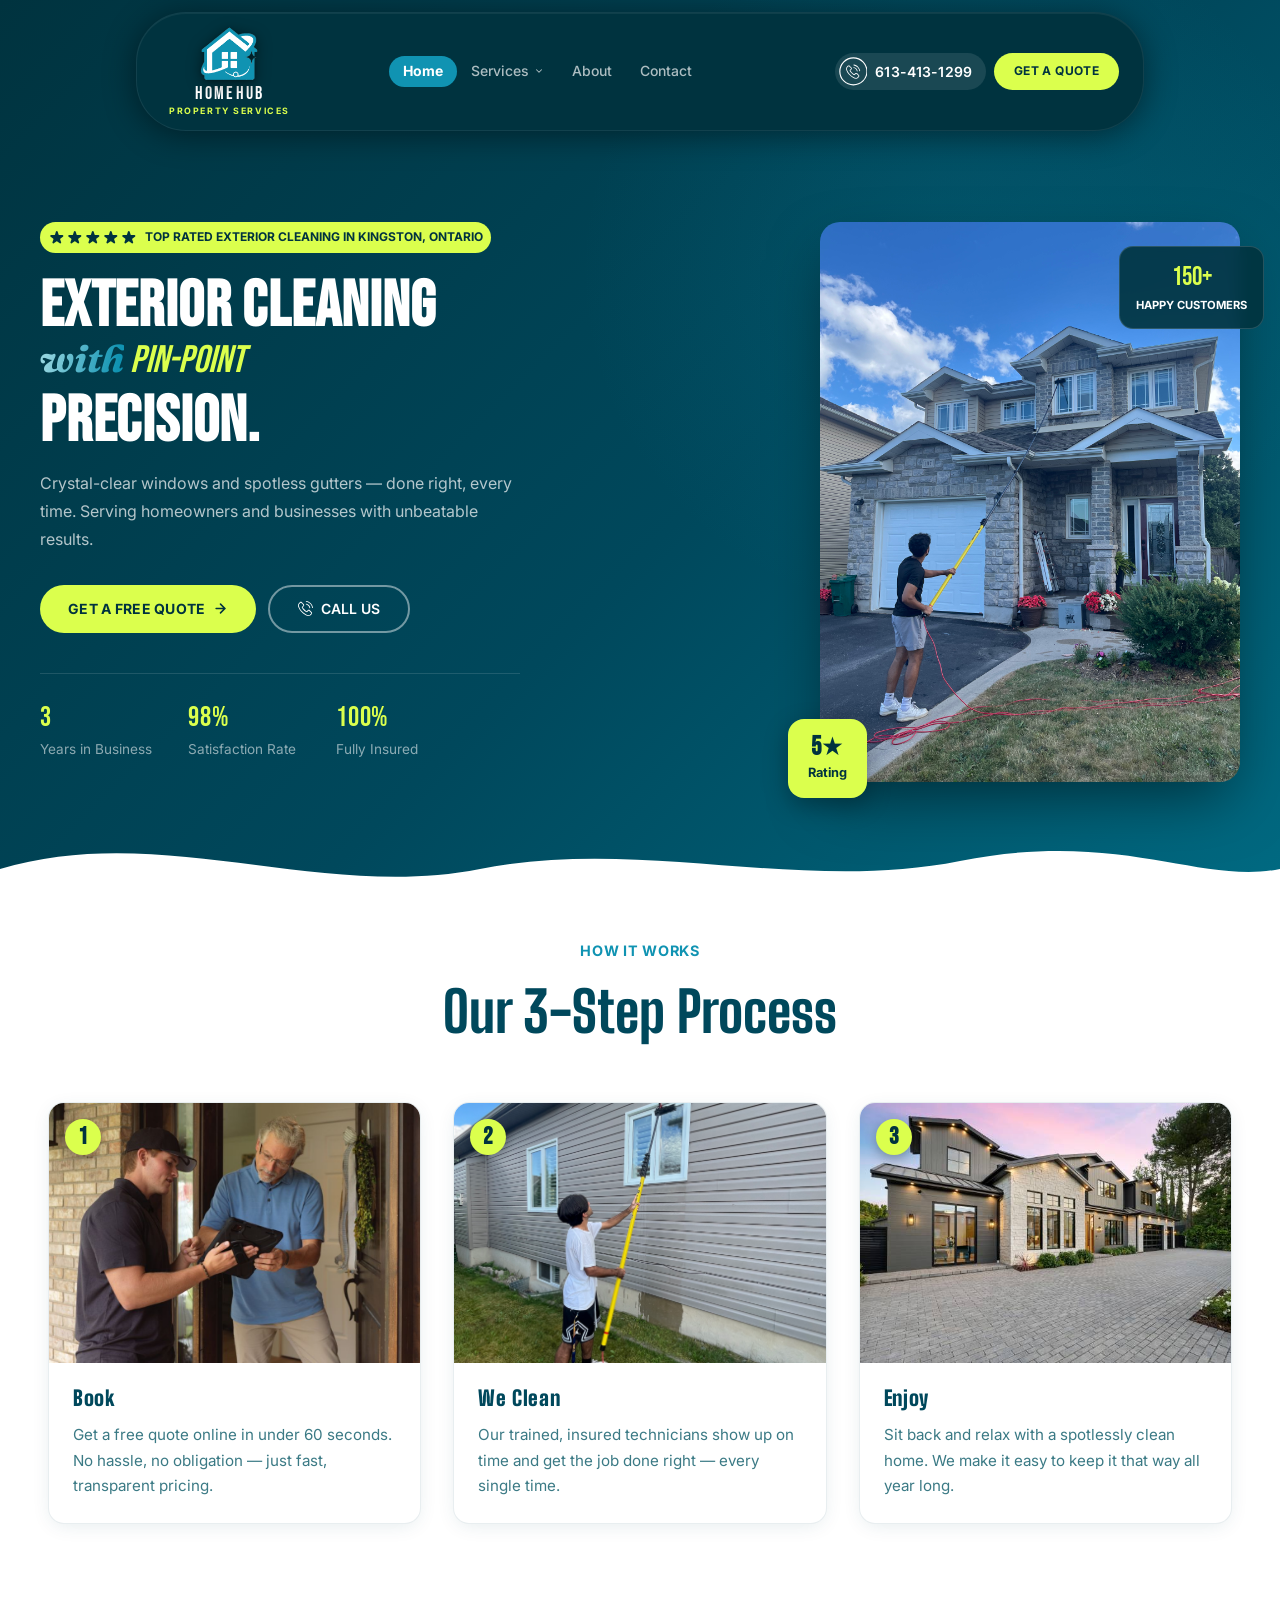
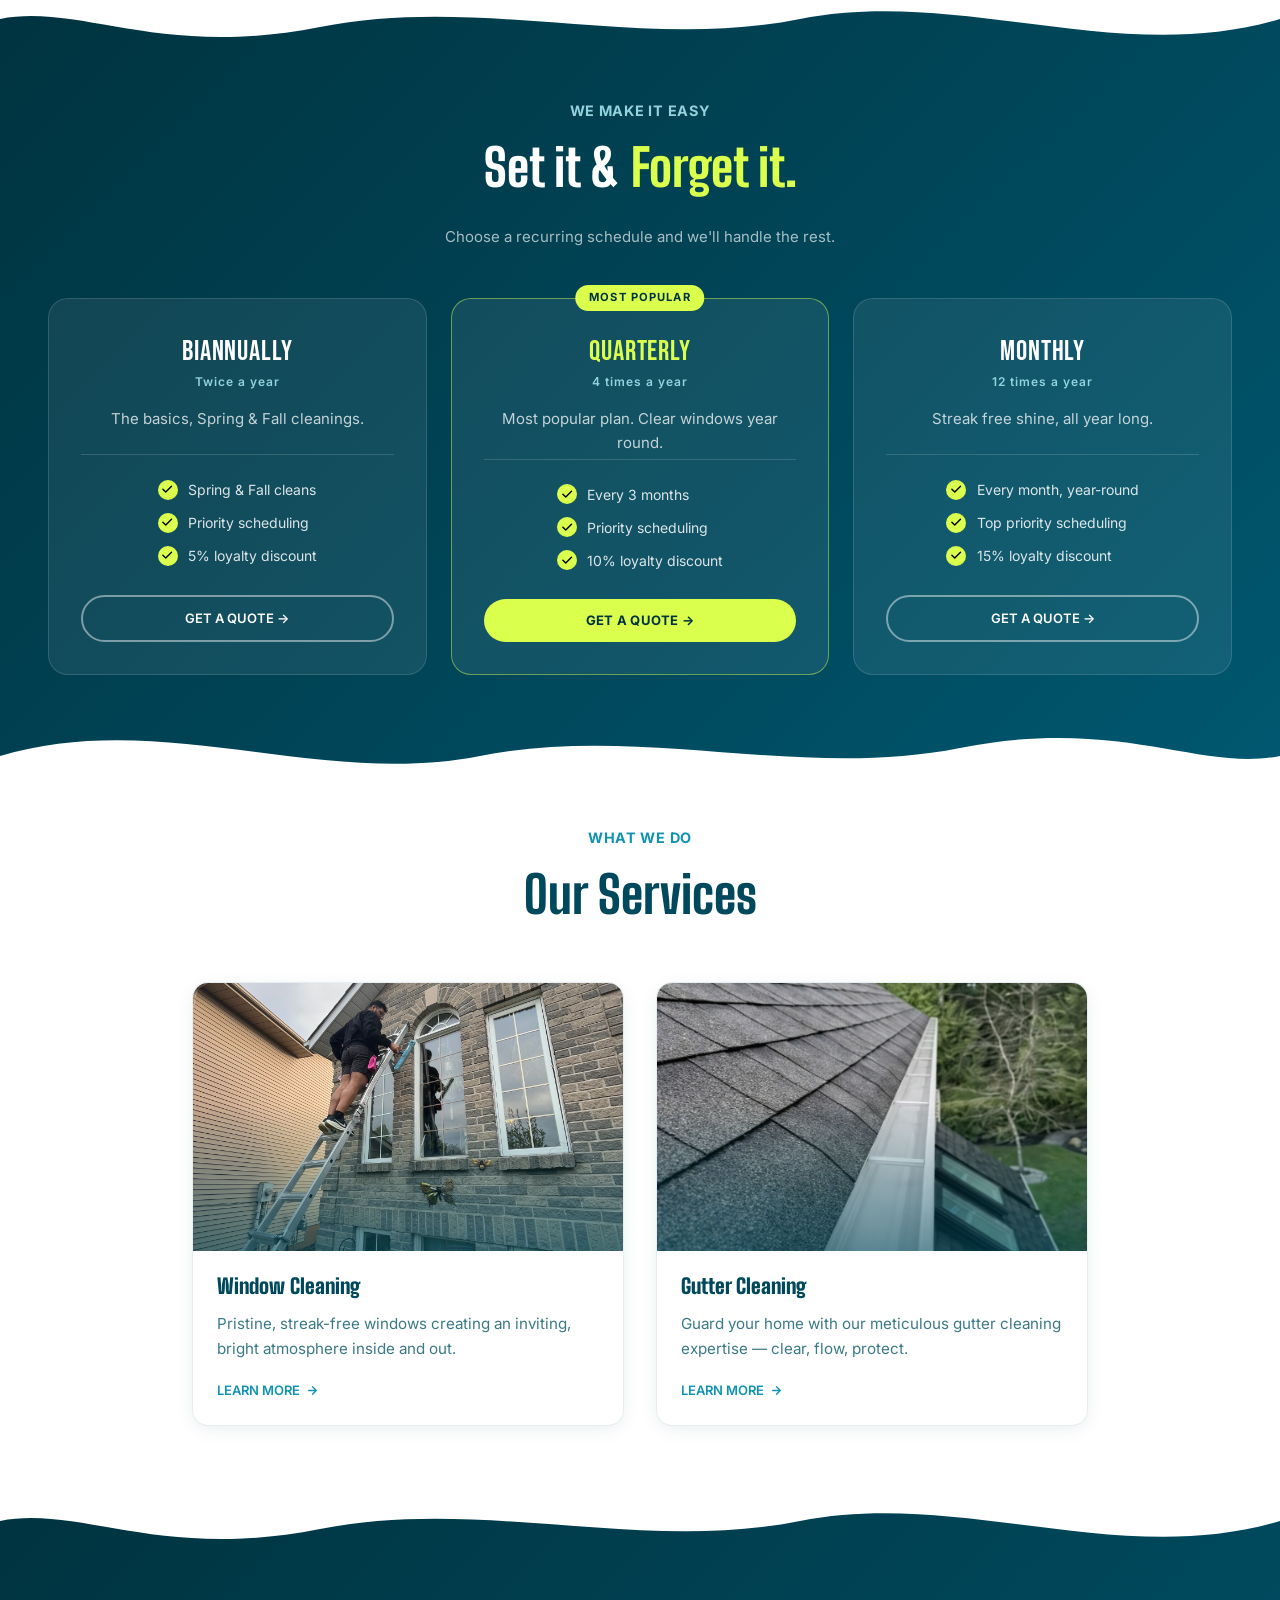
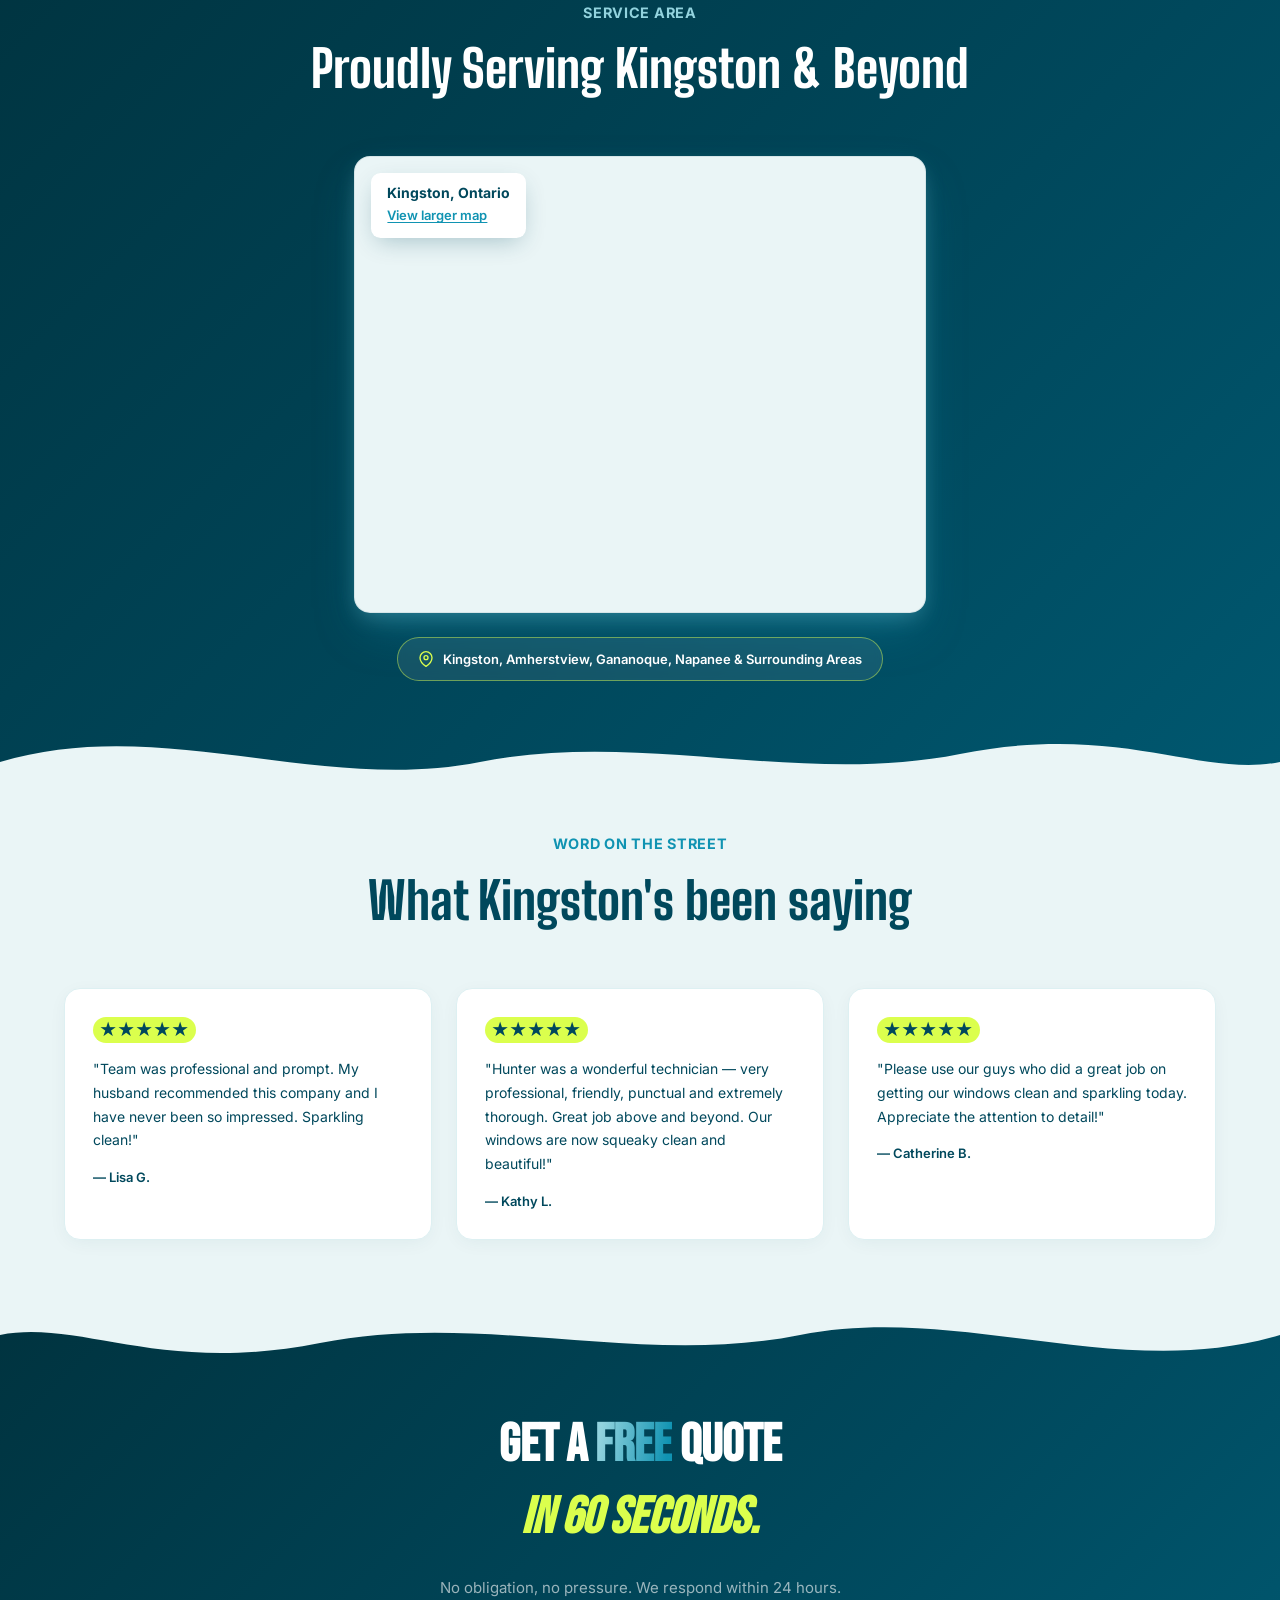
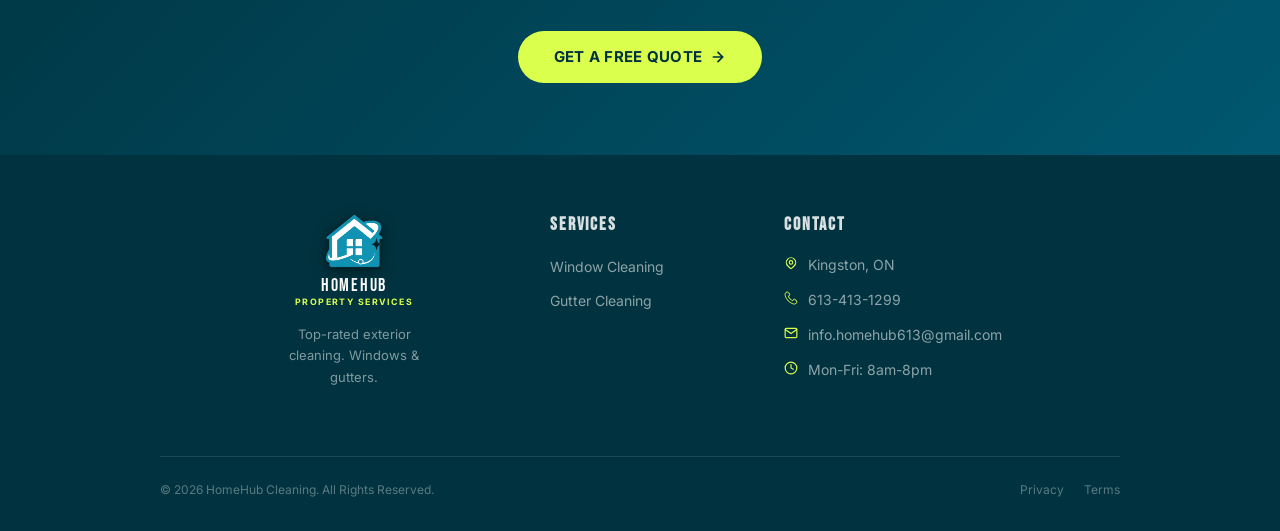
<file: index.html>
<!doctype html>
<html lang="en">
  <head>
    <meta charset="UTF-8" />
    <meta name="viewport" content="width=device-width, initial-scale=1.0" />
    <title>HomeHub Cleaning — Exterior Cleaning with Ice-Cold Precision</title>
    <link rel="stylesheet" href="/styles.css" />
    <link
      href="https://fonts.googleapis.com/css2?family=Bebas+Neue&family=Big+Shoulders+Display:wght@700;800;900&family=Fraunces:ital,wght@1,600;1,700&family=Inter:wght@300;400;500;600;700&display=swap"
      rel="stylesheet"
    />
  </head>
  <body>
    <!-- NAVBAR -->
    <header class="navbar">
      <nav class="navbar-pill">
        <a href="/" class="navbar-logo">
          <div class="navbar-logo-icon">
            <img src="/assets/images/logo_icon.png" alt="HomeHub" />
          </div>
          <div>
            <div class="navbar-logo-name">HOMEHUB</div>
            <div class="navbar-logo-sub">Property Services</div>
          </div>
        </a>
        <div class="navbar-links">
          <a href="/" class="nav-pill-active">Home</a>
          <div class="nav-item-dropdown">
            <a class="nav-pill nav-dropdown-trigger" role="button" tabindex="0" aria-haspopup="true">
              Services
              <svg class="nav-dropdown-caret" width="10" height="10" viewBox="0 0 24 24" fill="none" stroke="currentColor" stroke-width="2.5" stroke-linecap="round" stroke-linejoin="round">
                <path d="M6 9l6 6 6-6" />
              </svg>
            </a>
            <div class="nav-dropdown-menu">
              <div class="nav-dropdown-menu-inner">
                <a href="/services/window-cleaning.html" class="nav-dropdown-link">Window Cleaning</a>
                <a href="/services/gutter-cleaning.html" class="nav-dropdown-link">Gutter Cleaning</a>
              </div>
            </div>
          </div>
          <a href="/about.html" class="nav-pill">About</a>
          <a href="/contact.html" class="nav-pill">Contact</a>
        </div>
        <div class="navbar-right">
          <a href="tel:+16134131299" class="phone-btn">
            <span class="phone-btn-icon">
              <svg width="28.8" height="28.8" viewBox="0 0 50 51" fill="none" xmlns="http://www.w3.org/2000/svg"><circle cx="25" cy="25.481" r="24" stroke="currentColor" stroke-width="2"/><path d="M31.7579 28.9678C31.2461 28.4349 30.6287 28.15 29.9745 28.15C29.3255 28.15 28.7028 28.4296 28.1699 28.9625L26.5026 30.6246C26.3654 30.5507 26.2282 30.4821 26.0963 30.4135C25.9063 30.3186 25.7269 30.2289 25.5739 30.1339C24.0121 29.1419 22.5927 27.8492 21.2314 26.1766C20.5719 25.3429 20.1287 24.6411 19.8068 23.9288C20.2395 23.5331 20.6405 23.1215 21.0309 22.7258C21.1787 22.5781 21.3264 22.425 21.4741 22.2773C22.5822 21.1693 22.5822 19.7341 21.4741 18.626L20.0337 17.1856C19.8701 17.022 19.7013 16.8531 19.543 16.6843C19.2264 16.3572 18.894 16.0195 18.551 15.7029C18.0392 15.1963 17.4271 14.9272 16.7834 14.9272C16.1397 14.9272 15.5171 15.1963 14.9894 15.7029C14.9841 15.7082 14.9841 15.7082 14.9789 15.7134L13.1849 17.5232C12.5095 18.1986 12.1243 19.0217 12.0399 19.9768C11.9133 21.5175 12.367 22.9527 12.7153 23.8919C13.5701 26.1977 14.847 28.3346 16.7517 30.6246C19.0628 33.3842 21.8435 35.5633 25.0199 37.0988C26.2335 37.6739 27.8533 38.3546 29.6631 38.4706C29.774 38.4759 29.89 38.4812 29.9956 38.4812C31.2144 38.4812 32.238 38.0432 33.0401 37.1726C33.0453 37.1621 33.0559 37.1568 33.0612 37.1463C33.3355 36.8138 33.6521 36.5131 33.9845 36.1912C34.2114 35.9749 34.4436 35.748 34.6705 35.5106C35.1928 34.9671 35.4672 34.3339 35.4672 33.6849C35.4672 33.0306 35.1876 32.4028 34.6546 31.8751L31.7579 28.9678ZM33.6468 34.5239C33.6416 34.5239 33.6416 34.5292 33.6468 34.5239C33.4411 34.7455 33.23 34.946 33.0031 35.1676C32.6602 35.4947 32.3119 35.8377 31.9848 36.2229C31.4519 36.7927 30.824 37.0618 30.0008 37.0618C29.9217 37.0618 29.8373 37.0618 29.7581 37.0566C28.191 36.9563 26.7347 36.3442 25.6425 35.8219C22.6561 34.3761 20.0337 32.3236 17.8545 29.7223C16.0553 27.5537 14.8522 25.5487 14.0555 23.3959C13.5648 22.0821 13.3854 21.0584 13.4645 20.0929C13.5173 19.4755 13.7547 18.9637 14.1927 18.5258L15.9919 16.7265C16.2505 16.4838 16.5249 16.3519 16.794 16.3519C17.1264 16.3519 17.3955 16.5524 17.5643 16.7212C17.5696 16.7265 17.5749 16.7318 17.5801 16.7371C17.902 17.0378 18.208 17.3491 18.5299 17.6815C18.6935 17.8504 18.8623 18.0192 19.0312 18.1934L20.4716 19.6338C21.0309 20.1931 21.0309 20.7102 20.4716 21.2695C20.3186 21.4225 20.1709 21.5755 20.0178 21.7233C19.5746 22.177 19.1525 22.5992 18.6935 23.0107C18.6829 23.0213 18.6724 23.0266 18.6671 23.0371C18.2133 23.4909 18.2977 23.9341 18.3927 24.2349C18.398 24.2507 18.4033 24.2665 18.4085 24.2823C18.7832 25.1899 19.3108 26.0447 20.1128 27.063L20.1181 27.0683C21.5744 28.8623 23.1098 30.2605 24.8036 31.3316C25.0199 31.4688 25.2415 31.5796 25.4526 31.6852C25.6425 31.7801 25.8219 31.8698 25.9749 31.9648C25.996 31.9754 26.0171 31.9912 26.0382 32.0017C26.2176 32.0914 26.3865 32.1337 26.5606 32.1337C26.9986 32.1337 27.2729 31.8593 27.3626 31.7696L29.1672 29.965C29.3466 29.7856 29.6315 29.5693 29.9639 29.5693C30.291 29.5693 30.5601 29.7751 30.7237 29.9545C30.729 29.9598 30.729 29.9598 30.7343 29.965L33.6416 32.8724C34.185 33.4105 34.185 33.9646 33.6468 34.5239Z" fill="currentColor"/><path d="M25.5106 19.4278C26.893 19.6599 28.1488 20.3142 29.1513 21.3167C30.1538 22.3193 30.8028 23.575 31.0403 24.9575C31.0983 25.3057 31.3991 25.5484 31.742 25.5484C31.7842 25.5484 31.8212 25.5431 31.8634 25.5379C32.2538 25.4746 32.5124 25.1052 32.4491 24.7147C32.1641 23.0421 31.3727 21.5172 30.1644 20.3089C28.9561 19.1006 27.4312 18.3092 25.7586 18.0242C25.3681 17.9609 25.004 18.2195 24.9355 18.6047C24.8669 18.9898 25.1201 19.3645 25.5106 19.4278Z" fill="currentColor"/><path d="M36.971 24.509C36.5014 21.7547 35.2034 19.2484 33.2089 17.2539C31.2144 15.2594 28.7081 13.9614 25.9538 13.4918C25.5687 13.4232 25.2046 13.687 25.136 14.0722C25.0727 14.4627 25.3312 14.8268 25.7217 14.8953C28.1805 15.3122 30.423 16.4783 32.2064 18.2564C33.9898 20.0399 35.1506 22.2823 35.5675 24.7411C35.6255 25.0894 35.9263 25.3321 36.2692 25.3321C36.3115 25.3321 36.3484 25.3268 36.3906 25.3216C36.7758 25.2635 37.0396 24.8942 36.971 24.509Z" fill="currentColor"/></svg>
            </span>
            <span class="phone-btn-number">613-413-1299</span>
          </a>
          <a href="/contact.html" class="btn-nav-quote">GET A QUOTE</a>
          <button class="nav-toggle" id="navToggle" type="button" aria-label="Open menu" aria-expanded="false" aria-controls="mobileMenu"><span class="nav-toggle-bar"></span><span class="nav-toggle-bar"></span><span class="nav-toggle-bar"></span></button>
        </div>
        <div class="mobile-menu" id="mobileMenu">
          <p class="mobile-menu-group-label">Services</p>
          <a href="/services/window-cleaning.html" class="mobile-menu-link mobile-menu-link-sub">Window Cleaning</a>
          <a href="/services/gutter-cleaning.html" class="mobile-menu-link mobile-menu-link-sub">Gutter Cleaning</a>
          <div class="mobile-menu-divider"></div>
          <a href="/" class="mobile-menu-link">Home</a>
          <a href="/about.html" class="mobile-menu-link">About</a>
          <a href="/contact.html" class="mobile-menu-link">Contact</a>
          <div class="mobile-menu-ctas">
            <a href="/contact.html" class="btn-lime">GET A QUOTE <svg width="15" height="15" viewBox="0 0 24 24" fill="none" stroke="currentColor" stroke-width="2.5" stroke-linecap="round"><path d="M5 12h14M12 5l7 7-7 7" /></svg></a>
            <a href="tel:+16134131299" class="btn-outline-white"><svg width="15" height="15" viewBox="12 13.481 25 25" fill="none" xmlns="http://www.w3.org/2000/svg"><path d="M31.7579 28.9678C31.2461 28.4349 30.6287 28.15 29.9745 28.15C29.3255 28.15 28.7028 28.4296 28.1699 28.9625L26.5026 30.6246C26.3654 30.5507 26.2282 30.4821 26.0963 30.4135C25.9063 30.3186 25.7269 30.2289 25.5739 30.1339C24.0121 29.1419 22.5927 27.8492 21.2314 26.1766C20.5719 25.3429 20.1287 24.6411 19.8068 23.9288C20.2395 23.5331 20.6405 23.1215 21.0309 22.7258C21.1787 22.5781 21.3264 22.425 21.4741 22.2773C22.5822 21.1693 22.5822 19.7341 21.4741 18.626L20.0337 17.1856C19.8701 17.022 19.7013 16.8531 19.543 16.6843C19.2264 16.3572 18.894 16.0195 18.551 15.7029C18.0392 15.1963 17.4271 14.9272 16.7834 14.9272C16.1397 14.9272 15.5171 15.1963 14.9894 15.7029C14.9841 15.7082 14.9841 15.7082 14.9789 15.7134L13.1849 17.5232C12.5095 18.1986 12.1243 19.0217 12.0399 19.9768C11.9133 21.5175 12.367 22.9527 12.7153 23.8919C13.5701 26.1977 14.847 28.3346 16.7517 30.6246C19.0628 33.3842 21.8435 35.5633 25.0199 37.0988C26.2335 37.6739 27.8533 38.3546 29.6631 38.4706C29.774 38.4759 29.89 38.4812 29.9956 38.4812C31.2144 38.4812 32.238 38.0432 33.0401 37.1726C33.0453 37.1621 33.0559 37.1568 33.0612 37.1463C33.3355 36.8138 33.6521 36.5131 33.9845 36.1912C34.2114 35.9749 34.4436 35.748 34.6705 35.5106C35.1928 34.9671 35.4672 34.3339 35.4672 33.6849C35.4672 33.0306 35.1876 32.4028 34.6546 31.8751L31.7579 28.9678ZM33.6468 34.5239C33.6416 34.5239 33.6416 34.5292 33.6468 34.5239C33.4411 34.7455 33.23 34.946 33.0031 35.1676C32.6602 35.4947 32.3119 35.8377 31.9848 36.2229C31.4519 36.7927 30.824 37.0618 30.0008 37.0618C29.9217 37.0618 29.8373 37.0618 29.7581 37.0566C28.191 36.9563 26.7347 36.3442 25.6425 35.8219C22.6561 34.3761 20.0337 32.3236 17.8545 29.7223C16.0553 27.5537 14.8522 25.5487 14.0555 23.3959C13.5648 22.0821 13.3854 21.0584 13.4645 20.0929C13.5173 19.4755 13.7547 18.9637 14.1927 18.5258L15.9919 16.7265C16.2505 16.4838 16.5249 16.3519 16.794 16.3519C17.1264 16.3519 17.3955 16.5524 17.5643 16.7212C17.5696 16.7265 17.5749 16.7318 17.5801 16.7371C17.902 17.0378 18.208 17.3491 18.5299 17.6815C18.6935 17.8504 18.8623 18.0192 19.0312 18.1934L20.4716 19.6338C21.0309 20.1931 21.0309 20.7102 20.4716 21.2695C20.3186 21.4225 20.1709 21.5755 20.0178 21.7233C19.5746 22.177 19.1525 22.5992 18.6935 23.0107C18.6829 23.0213 18.6724 23.0266 18.6671 23.0371C18.2133 23.4909 18.2977 23.9341 18.3927 24.2349C18.398 24.2507 18.4033 24.2665 18.4085 24.2823C18.7832 25.1899 19.3108 26.0447 20.1128 27.063L20.1181 27.0683C21.5744 28.8623 23.1098 30.2605 24.8036 31.3316C25.0199 31.4688 25.2415 31.5796 25.4526 31.6852C25.6425 31.7801 25.8219 31.8698 25.9749 31.9648C25.996 31.9754 26.0171 31.9912 26.0382 32.0017C26.2176 32.0914 26.3865 32.1337 26.5606 32.1337C26.9986 32.1337 27.2729 31.8593 27.3626 31.7696L29.1672 29.965C29.3466 29.7856 29.6315 29.5693 29.9639 29.5693C30.291 29.5693 30.5601 29.7751 30.7237 29.9545C30.729 29.9598 30.729 29.9598 30.7343 29.965L33.6416 32.8724C34.185 33.4105 34.185 33.9646 33.6468 34.5239Z" fill="currentColor"/><path d="M25.5106 19.4278C26.893 19.6599 28.1488 20.3142 29.1513 21.3167C30.1538 22.3193 30.8028 23.575 31.0403 24.9575C31.0983 25.3057 31.3991 25.5484 31.742 25.5484C31.7842 25.5484 31.8212 25.5431 31.8634 25.5379C32.2538 25.4746 32.5124 25.1052 32.4491 24.7147C32.1641 23.0421 31.3727 21.5172 30.1644 20.3089C28.9561 19.1006 27.4312 18.3092 25.7586 18.0242C25.3681 17.9609 25.004 18.2195 24.9355 18.6047C24.8669 18.9898 25.1201 19.3645 25.5106 19.4278Z" fill="currentColor"/><path d="M36.971 24.509C36.5014 21.7547 35.2034 19.2484 33.2089 17.2539C31.2144 15.2594 28.7081 13.9614 25.9538 13.4918C25.5687 13.4232 25.2046 13.687 25.136 14.0722C25.0727 14.4627 25.3312 14.8268 25.7217 14.8953C28.1805 15.3122 30.423 16.4783 32.2064 18.2564C33.9898 20.0399 35.1506 22.2823 35.5675 24.7411C35.6255 25.0894 35.9263 25.3321 36.2692 25.3321C36.3115 25.3321 36.3484 25.3268 36.3906 25.3216C36.7758 25.2635 37.0396 24.8942 36.971 24.509Z" fill="currentColor"/></svg> CALL US</a>
          </div>
        </div>
      </nav>
    </header>

    <!-- HERO -->
    <section class="hero">
      <div class="hero-dot-bg"></div>
      <div class="hero-glow"></div>
      <div class="hero-bg-mobile">
        <img src="/assets/images/AA3.jpeg" alt="Professional window cleaner" class="hero-bg-mobile-img" />
        <div class="hero-bg-mobile-overlay-top"></div>
        <div class="hero-bg-mobile-overlay-bottom"></div>
      </div>
      <div class="container-wide" style="padding-top: 4rem; padding-bottom: 4rem">
        <div class="hero-inner">
          <!-- Left: Content -->
          <div>
            <div class="hero-badge">
              <span class="hero-badge-stars">
                <svg width="17.6" height="17.6" viewBox="0 0 20 20" fill="#00333f">
                  <path
                    d="M9.049 2.927c.3-.921 1.603-.921 1.902 0l1.07 3.292a1 1 0 00.95.69h3.462c.969 0 1.371 1.24.588 1.81l-2.8 2.034a1 1 0 00-.364 1.118l1.07 3.292c.3.921-.755 1.688-1.54 1.118l-2.8-2.034a1 1 0 00-1.175 0l-2.8 2.034c-.784.57-1.838-.197-1.539-1.118l1.07-3.292a1 1 0 00-.364-1.118L2.98 8.72c-.783-.57-.38-1.81.588-1.81h3.461a1 1 0 00.951-.69l1.07-3.292z"
                  />
                </svg>
                <svg width="17.6" height="17.6" viewBox="0 0 20 20" fill="#00333f">
                  <path
                    d="M9.049 2.927c.3-.921 1.603-.921 1.902 0l1.07 3.292a1 1 0 00.95.69h3.462c.969 0 1.371 1.24.588 1.81l-2.8 2.034a1 1 0 00-.364 1.118l1.07 3.292c.3.921-.755 1.688-1.54 1.118l-2.8-2.034a1 1 0 00-1.175 0l-2.8 2.034c-.784.57-1.838-.197-1.539-1.118l1.07-3.292a1 1 0 00-.364-1.118L2.98 8.72c-.783-.57-.38-1.81.588-1.81h3.461a1 1 0 00.951-.69l1.07-3.292z"
                  />
                </svg>
                <svg width="17.6" height="17.6" viewBox="0 0 20 20" fill="#00333f">
                  <path
                    d="M9.049 2.927c.3-.921 1.603-.921 1.902 0l1.07 3.292a1 1 0 00.95.69h3.462c.969 0 1.371 1.24.588 1.81l-2.8 2.034a1 1 0 00-.364 1.118l1.07 3.292c.3.921-.755 1.688-1.54 1.118l-2.8-2.034a1 1 0 00-1.175 0l-2.8 2.034c-.784.57-1.838-.197-1.539-1.118l1.07-3.292a1 1 0 00-.364-1.118L2.98 8.72c-.783-.57-.38-1.81.588-1.81h3.461a1 1 0 00.951-.69l1.07-3.292z"
                  />
                </svg>
                <svg width="17.6" height="17.6" viewBox="0 0 20 20" fill="#00333f">
                  <path
                    d="M9.049 2.927c.3-.921 1.603-.921 1.902 0l1.07 3.292a1 1 0 00.95.69h3.462c.969 0 1.371 1.24.588 1.81l-2.8 2.034a1 1 0 00-.364 1.118l1.07 3.292c.3.921-.755 1.688-1.54 1.118l-2.8-2.034a1 1 0 00-1.175 0l-2.8 2.034c-.784.57-1.838-.197-1.539-1.118l1.07-3.292a1 1 0 00-.364-1.118L2.98 8.72c-.783-.57-.38-1.81.588-1.81h3.461a1 1 0 00.951-.69l1.07-3.292z"
                  />
                </svg>
                <svg width="17.6" height="17.6" viewBox="0 0 20 20" fill="#00333f">
                  <path
                    d="M9.049 2.927c.3-.921 1.603-.921 1.902 0l1.07 3.292a1 1 0 00.95.69h3.462c.969 0 1.371 1.24.588 1.81l-2.8 2.034a1 1 0 00-.364 1.118l1.07 3.292c.3.921-.755 1.688-1.54 1.118l-2.8-2.034a1 1 0 00-1.175 0l-2.8 2.034c-.784.57-1.838-.197-1.539-1.118l1.07-3.292a1 1 0 00-.364-1.118L2.98 8.72c-.783-.57-.38-1.81.588-1.81h3.461a1 1 0 00.951-.69l1.07-3.292z"
                  />
                </svg>
              </span>
              Top Rated Exterior Cleaning in Kingston, Ontario
            </div>
            <h1 class="hero-title-top">EXTERIOR CLEANING</h1>
            <p class="hero-script"><span class="hero-script-with">with</span> PIN-POINT</p>
            <h1 class="hero-title-bottom">PRECISION.</h1>
            <p class="hero-body">
              Crystal-clear windows and spotless gutters — done right, every time. Serving homeowners and businesses
              with unbeatable results.
            </p>
            <div class="hero-btns">
              <a href="/contact.html" class="btn-lime">
                GET A FREE QUOTE
                <svg
                  width="15"
                  height="15"
                  viewBox="0 0 24 24"
                  fill="none"
                  stroke="currentColor"
                  stroke-width="2.5"
                  stroke-linecap="round"
                >
                  <path d="M5 12h14M12 5l7 7-7 7" />
                </svg>
              </a>
              <a href="tel:+16134131299" class="btn-outline-white">
                <svg width="15" height="15" viewBox="12 13.481 25 25" fill="none" xmlns="http://www.w3.org/2000/svg"><path d="M31.7579 28.9678C31.2461 28.4349 30.6287 28.15 29.9745 28.15C29.3255 28.15 28.7028 28.4296 28.1699 28.9625L26.5026 30.6246C26.3654 30.5507 26.2282 30.4821 26.0963 30.4135C25.9063 30.3186 25.7269 30.2289 25.5739 30.1339C24.0121 29.1419 22.5927 27.8492 21.2314 26.1766C20.5719 25.3429 20.1287 24.6411 19.8068 23.9288C20.2395 23.5331 20.6405 23.1215 21.0309 22.7258C21.1787 22.5781 21.3264 22.425 21.4741 22.2773C22.5822 21.1693 22.5822 19.7341 21.4741 18.626L20.0337 17.1856C19.8701 17.022 19.7013 16.8531 19.543 16.6843C19.2264 16.3572 18.894 16.0195 18.551 15.7029C18.0392 15.1963 17.4271 14.9272 16.7834 14.9272C16.1397 14.9272 15.5171 15.1963 14.9894 15.7029C14.9841 15.7082 14.9841 15.7082 14.9789 15.7134L13.1849 17.5232C12.5095 18.1986 12.1243 19.0217 12.0399 19.9768C11.9133 21.5175 12.367 22.9527 12.7153 23.8919C13.5701 26.1977 14.847 28.3346 16.7517 30.6246C19.0628 33.3842 21.8435 35.5633 25.0199 37.0988C26.2335 37.6739 27.8533 38.3546 29.6631 38.4706C29.774 38.4759 29.89 38.4812 29.9956 38.4812C31.2144 38.4812 32.238 38.0432 33.0401 37.1726C33.0453 37.1621 33.0559 37.1568 33.0612 37.1463C33.3355 36.8138 33.6521 36.5131 33.9845 36.1912C34.2114 35.9749 34.4436 35.748 34.6705 35.5106C35.1928 34.9671 35.4672 34.3339 35.4672 33.6849C35.4672 33.0306 35.1876 32.4028 34.6546 31.8751L31.7579 28.9678ZM33.6468 34.5239C33.6416 34.5239 33.6416 34.5292 33.6468 34.5239C33.4411 34.7455 33.23 34.946 33.0031 35.1676C32.6602 35.4947 32.3119 35.8377 31.9848 36.2229C31.4519 36.7927 30.824 37.0618 30.0008 37.0618C29.9217 37.0618 29.8373 37.0618 29.7581 37.0566C28.191 36.9563 26.7347 36.3442 25.6425 35.8219C22.6561 34.3761 20.0337 32.3236 17.8545 29.7223C16.0553 27.5537 14.8522 25.5487 14.0555 23.3959C13.5648 22.0821 13.3854 21.0584 13.4645 20.0929C13.5173 19.4755 13.7547 18.9637 14.1927 18.5258L15.9919 16.7265C16.2505 16.4838 16.5249 16.3519 16.794 16.3519C17.1264 16.3519 17.3955 16.5524 17.5643 16.7212C17.5696 16.7265 17.5749 16.7318 17.5801 16.7371C17.902 17.0378 18.208 17.3491 18.5299 17.6815C18.6935 17.8504 18.8623 18.0192 19.0312 18.1934L20.4716 19.6338C21.0309 20.1931 21.0309 20.7102 20.4716 21.2695C20.3186 21.4225 20.1709 21.5755 20.0178 21.7233C19.5746 22.177 19.1525 22.5992 18.6935 23.0107C18.6829 23.0213 18.6724 23.0266 18.6671 23.0371C18.2133 23.4909 18.2977 23.9341 18.3927 24.2349C18.398 24.2507 18.4033 24.2665 18.4085 24.2823C18.7832 25.1899 19.3108 26.0447 20.1128 27.063L20.1181 27.0683C21.5744 28.8623 23.1098 30.2605 24.8036 31.3316C25.0199 31.4688 25.2415 31.5796 25.4526 31.6852C25.6425 31.7801 25.8219 31.8698 25.9749 31.9648C25.996 31.9754 26.0171 31.9912 26.0382 32.0017C26.2176 32.0914 26.3865 32.1337 26.5606 32.1337C26.9986 32.1337 27.2729 31.8593 27.3626 31.7696L29.1672 29.965C29.3466 29.7856 29.6315 29.5693 29.9639 29.5693C30.291 29.5693 30.5601 29.7751 30.7237 29.9545C30.729 29.9598 30.729 29.9598 30.7343 29.965L33.6416 32.8724C34.185 33.4105 34.185 33.9646 33.6468 34.5239Z" fill="currentColor"/><path d="M25.5106 19.4278C26.893 19.6599 28.1488 20.3142 29.1513 21.3167C30.1538 22.3193 30.8028 23.575 31.0403 24.9575C31.0983 25.3057 31.3991 25.5484 31.742 25.5484C31.7842 25.5484 31.8212 25.5431 31.8634 25.5379C32.2538 25.4746 32.5124 25.1052 32.4491 24.7147C32.1641 23.0421 31.3727 21.5172 30.1644 20.3089C28.9561 19.1006 27.4312 18.3092 25.7586 18.0242C25.3681 17.9609 25.004 18.2195 24.9355 18.6047C24.8669 18.9898 25.1201 19.3645 25.5106 19.4278Z" fill="currentColor"/><path d="M36.971 24.509C36.5014 21.7547 35.2034 19.2484 33.2089 17.2539C31.2144 15.2594 28.7081 13.9614 25.9538 13.4918C25.5687 13.4232 25.2046 13.687 25.136 14.0722C25.0727 14.4627 25.3312 14.8268 25.7217 14.8953C28.1805 15.3122 30.423 16.4783 32.2064 18.2564C33.9898 20.0399 35.1506 22.2823 35.5675 24.7411C35.6255 25.0894 35.9263 25.3321 36.2692 25.3321C36.3115 25.3321 36.3484 25.3268 36.3906 25.3216C36.7758 25.2635 37.0396 24.8942 36.971 24.509Z" fill="currentColor"/></svg>
                CALL US
              </a>
            </div>
            <div class="hero-stats">
              <div>
                <div class="hero-stat-num">3</div>
                <div class="hero-stat-label">Years in Business</div>
              </div>
              <div>
                <div class="hero-stat-num">98%</div>
                <div class="hero-stat-label">Satisfaction Rate</div>
              </div>
              <div>
                <div class="hero-stat-num">100%</div>
                <div class="hero-stat-label">Fully Insured</div>
              </div>
            </div>
          </div>
          <!-- Right: Image -->
          <div class="hero-image-col">
            <div class="hero-image-wrap">
              <img
                src="/assets/images/AA3.jpeg"
                alt="Professional window cleaner"
                class="hero-img"
              />
              <div class="hero-badge-float">
                <div class="num">5★</div>
                <div class="label">Rating</div>
              </div>
              <div class="hero-counter-badge">
                <div class="num">150+</div>
                <div class="sub">HAPPY CUSTOMERS</div>
              </div>
            </div>
          </div>
        </div>
      </div>
      <div class="wave-bottom">
        <svg
          viewBox="0 0 1440 80"
          preserveAspectRatio="none"
          style="width: 100%; height: 80px; display: block"
          fill="white"
        >
          <path d="M0,48 C180,0 360,80 540,48 C720,16 900,72 1080,40 C1260,8 1350,64 1440,48 L1440,80 L0,80 Z" />
        </svg>
      </div>
    </section>

    <!-- 3-STEP PROCESS -->
    <section class="section section-white">
      <div class="container-md">
        <div class="section-header">
          <p class="eyebrow">HOW IT WORKS</p>
          <h2 class="section-title process-section-title">Our 3-Step Process</h2>
        </div>
        <div class="process-grid">
          <div class="process-card">
            <div class="process-card-img">
              <img src="/assets/images/Book.jpg" alt="Book" />
              <div class="process-card-badge">1</div>
            </div>
            <div class="process-card-body">
              <h3 class="process-card-title">Book</h3>
              <p class="process-card-desc">
                Get a free quote online in under 60 seconds. No hassle, no obligation — just fast, transparent pricing.
              </p>
            </div>
          </div>
          <div class="process-card">
            <div class="process-card-img">
              <img src="/assets/images/AH4.jpeg" alt="We Clean" />
              <div class="process-card-badge">2</div>
            </div>
            <div class="process-card-body">
              <h3 class="process-card-title">We Clean</h3>
              <p class="process-card-desc">
                Our trained, insured technicians show up on time and get the job done right — every single time.
              </p>
            </div>
          </div>
          <div class="process-card">
            <div class="process-card-img">
              <img src="/assets/images/Enjoy.jpg" alt="Enjoy" />
              <div class="process-card-badge">3</div>
            </div>
            <div class="process-card-body">
              <h3 class="process-card-title">Enjoy</h3>
              <p class="process-card-desc">
                Sit back and relax with a spotlessly clean home. We make it easy to keep it that way all year long.
              </p>
            </div>
          </div>
        </div>
      </div>
    </section>

    <!-- PRICING -->
    <section class="section-dark">
      <div class="wave-top">
        <svg
          viewBox="0 0 1440 80"
          preserveAspectRatio="none"
          style="width: 100%; height: 80px; display: block; transform: rotate(180deg)"
          fill="white"
        >
          <path d="M0,48 C180,0 360,80 540,48 C720,16 900,72 1080,40 C1260,8 1350,64 1440,48 L1440,80 L0,80 Z" />
        </svg>
      </div>
      <div class="container-md text-center" style="position: relative">
        <p class="eyebrow eyebrow-light">WE MAKE IT EASY</p>
        <h2 class="section-title-white mb-2" style="margin-bottom: 1rem">
          Set it &amp;
          <span class="font-script" style="color: #dbff4d; font-size: clamp(1.75rem, 4vw, 3.5rem)">Forget it.</span>
        </h2>
        <p class="section-body" style="color: rgba(255, 255, 255, 0.65); max-width: 30rem; margin: 0 auto 3rem">
          Choose a recurring schedule and we'll handle the rest.
        </p>
        <div class="pricing-grid">
          <div class="pricing-card">
            <h3 class="pricing-title">Biannually</h3>
            <p class="pricing-sub">Twice a year</p>
            <p class="pricing-desc">The basics, Spring &amp; Fall cleanings.</p>
            <hr class="pricing-divider" />
            <ul class="pricing-features">
              <li class="pricing-feature">
                <span class="pricing-feature-check">
                  <svg viewBox="0 0 20 20" fill="#000000">
                    <path
                      fill-rule="evenodd"
                      d="M16.707 5.293a1 1 0 010 1.414l-8 8a1 1 0 01-1.414 0l-4-4a1 1 0 011.414-1.414L8 12.586l7.293-7.293a1 1 0 011.414 0z"
                      clip-rule="evenodd"
                    />
                  </svg>
                </span>
                Spring &amp; Fall cleans
              </li>
              <li class="pricing-feature">
                <span class="pricing-feature-check">
                  <svg viewBox="0 0 20 20" fill="#000000">
                    <path
                      fill-rule="evenodd"
                      d="M16.707 5.293a1 1 0 010 1.414l-8 8a1 1 0 01-1.414 0l-4-4a1 1 0 011.414-1.414L8 12.586l7.293-7.293a1 1 0 011.414 0z"
                      clip-rule="evenodd"
                    />
                  </svg>
                </span>
                Priority scheduling
              </li>
              <li class="pricing-feature">
                <span class="pricing-feature-check">
                  <svg viewBox="0 0 20 20" fill="#000000">
                    <path
                      fill-rule="evenodd"
                      d="M16.707 5.293a1 1 0 010 1.414l-8 8a1 1 0 01-1.414 0l-4-4a1 1 0 011.414-1.414L8 12.586l7.293-7.293a1 1 0 011.414 0z"
                      clip-rule="evenodd"
                    />
                  </svg>
                </span>
                5% loyalty discount
              </li>
            </ul>
            <a href="/contact.html" class="btn-outline-white" style="font-size: 0.8125rem">GET A QUOTE →</a>
          </div>
          <div class="pricing-card featured">
            <div class="pricing-badge">Most Popular</div>
            <h3 class="pricing-title-accent">Quarterly</h3>
            <p class="pricing-sub">4 times a year</p>
            <p class="pricing-desc">Most popular plan. Clear windows year round.</p>
            <hr class="pricing-divider" />
            <ul class="pricing-features">
              <li class="pricing-feature">
                <span class="pricing-feature-check">
                  <svg viewBox="0 0 20 20" fill="#000000">
                    <path
                      fill-rule="evenodd"
                      d="M16.707 5.293a1 1 0 010 1.414l-8 8a1 1 0 01-1.414 0l-4-4a1 1 0 011.414-1.414L8 12.586l7.293-7.293a1 1 0 011.414 0z"
                      clip-rule="evenodd"
                    />
                  </svg>
                </span>
                Every 3 months
              </li>
              <li class="pricing-feature">
                <span class="pricing-feature-check">
                  <svg viewBox="0 0 20 20" fill="#000000">
                    <path
                      fill-rule="evenodd"
                      d="M16.707 5.293a1 1 0 010 1.414l-8 8a1 1 0 01-1.414 0l-4-4a1 1 0 011.414-1.414L8 12.586l7.293-7.293a1 1 0 011.414 0z"
                      clip-rule="evenodd"
                    />
                  </svg>
                </span>
                Priority scheduling
              </li>
              <li class="pricing-feature">
                <span class="pricing-feature-check">
                  <svg viewBox="0 0 20 20" fill="#000000">
                    <path
                      fill-rule="evenodd"
                      d="M16.707 5.293a1 1 0 010 1.414l-8 8a1 1 0 01-1.414 0l-4-4a1 1 0 011.414-1.414L8 12.586l7.293-7.293a1 1 0 011.414 0z"
                      clip-rule="evenodd"
                    />
                  </svg>
                </span>
                10% loyalty discount
              </li>
            </ul>
            <a href="/contact.html" class="btn-lime" style="font-size: 0.8125rem">GET A QUOTE →</a>
          </div>
          <div class="pricing-card">
            <h3 class="pricing-title">Monthly</h3>
            <p class="pricing-sub">12 times a year</p>
            <p class="pricing-desc">Streak free shine, all year long.</p>
            <hr class="pricing-divider" />
            <ul class="pricing-features">
              <li class="pricing-feature">
                <span class="pricing-feature-check">
                  <svg viewBox="0 0 20 20" fill="#000000">
                    <path
                      fill-rule="evenodd"
                      d="M16.707 5.293a1 1 0 010 1.414l-8 8a1 1 0 01-1.414 0l-4-4a1 1 0 011.414-1.414L8 12.586l7.293-7.293a1 1 0 011.414 0z"
                      clip-rule="evenodd"
                    />
                  </svg>
                </span>
                Every month, year-round
              </li>
              <li class="pricing-feature">
                <span class="pricing-feature-check">
                  <svg viewBox="0 0 20 20" fill="#000000">
                    <path
                      fill-rule="evenodd"
                      d="M16.707 5.293a1 1 0 010 1.414l-8 8a1 1 0 01-1.414 0l-4-4a1 1 0 011.414-1.414L8 12.586l7.293-7.293a1 1 0 011.414 0z"
                      clip-rule="evenodd"
                    />
                  </svg>
                </span>
                Top priority scheduling
              </li>
              <li class="pricing-feature">
                <span class="pricing-feature-check">
                  <svg viewBox="0 0 20 20" fill="#000000">
                    <path
                      fill-rule="evenodd"
                      d="M16.707 5.293a1 1 0 010 1.414l-8 8a1 1 0 01-1.414 0l-4-4a1 1 0 011.414-1.414L8 12.586l7.293-7.293a1 1 0 011.414 0z"
                      clip-rule="evenodd"
                    />
                  </svg>
                </span>
                15% loyalty discount
              </li>
            </ul>
            <a href="/contact.html" class="btn-outline-white" style="font-size: 0.8125rem">GET A QUOTE →</a>
          </div>
        </div>
      </div>
      <div class="wave-bottom">
        <svg
          viewBox="0 0 1440 80"
          preserveAspectRatio="none"
          style="width: 100%; height: 80px; display: block"
          fill="white"
        >
          <path d="M0,48 C180,0 360,80 540,48 C720,16 900,72 1080,40 C1260,8 1350,64 1440,48 L1440,80 L0,80 Z" />
        </svg>
      </div>
    </section>

    <!-- OUR SERVICES -->
    <section class="section section-white">
      <div class="container">
        <div class="section-header">
          <p class="eyebrow">WHAT WE DO</p>
          <h2 class="section-title">Our Services</h2>
        </div>
        <div class="grid-2" style="max-width: 56rem; margin: 0 auto">
          <div class="service-card" onclick="location.href = '/services/window-cleaning.html'">
            <div class="service-card-img">
              <img src="/assets/images/T2.jpeg" alt="Window Cleaning" />
              <div class="service-card-overlay"></div>
            </div>
            <div class="service-card-body">
              <h3 class="service-card-title">Window Cleaning</h3>
              <p class="service-card-desc">
                Pristine, streak-free windows creating an inviting, bright atmosphere inside and out.
              </p>
              <a href="/services/window-cleaning.html" class="learn-more">
                LEARN MORE
                <svg
                  width="13"
                  height="13"
                  viewBox="0 0 24 24"
                  fill="none"
                  stroke="currentColor"
                  stroke-width="2.5"
                  stroke-linecap="round"
                >
                  <path d="M5 12h14M12 5l7 7-7 7" />
                </svg>
              </a>
            </div>
          </div>
          <div class="service-card" onclick="location.href = '/services/gutter-cleaning.html'">
            <div class="service-card-img">
              <img src="/assets/images/gutters.png" alt="Gutter Cleaning" />
              <div class="service-card-overlay"></div>
            </div>
            <div class="service-card-body">
              <h3 class="service-card-title">Gutter Cleaning</h3>
              <p class="service-card-desc">
                Guard your home with our meticulous gutter cleaning expertise — clear, flow, protect.
              </p>
              <a href="/services/gutter-cleaning.html" class="learn-more">
                LEARN MORE
                <svg
                  width="13"
                  height="13"
                  viewBox="0 0 24 24"
                  fill="none"
                  stroke="currentColor"
                  stroke-width="2.5"
                  stroke-linecap="round"
                >
                  <path d="M5 12h14M12 5l7 7-7 7" />
                </svg>
              </a>
            </div>
          </div>
        </div>
      </div>
    </section>

    <!-- SERVICE AREA -->
    <section class="section-dark">
      <div class="wave-top">
        <svg
          viewBox="0 0 1440 80"
          preserveAspectRatio="none"
          style="width: 100%; height: 80px; display: block; transform: rotate(180deg)"
          fill="white"
        >
          <path d="M0,48 C180,0 360,80 540,48 C720,16 900,72 1080,40 C1260,8 1350,64 1440,48 L1440,80 L0,80 Z" />
        </svg>
      </div>
      <div class="container" style="position: relative">
        <div class="section-header">
          <p class="eyebrow eyebrow-light">SERVICE AREA</p>
          <h2 class="section-title-white">Proudly Serving Kingston &amp; Beyond</h2>
        </div>
        <div class="service-area-center">
          <div class="service-area-map">
            <iframe
              src="https://maps.google.com/maps?q=Kingston,+Ontario&z=10&output=embed"
              loading="lazy"
              referrerpolicy="no-referrer-when-downgrade"
              title="Map of HomeHub Cleaning's service area centered on Kingston, Ontario"
            ></iframe>
            <div class="service-area-caption">
              <div class="service-area-caption-address">Kingston, Ontario</div>
              <a href="https://www.google.com/maps/search/Kingston,+Ontario" target="_blank" rel="noopener" class="service-area-caption-link">View larger map</a>
            </div>
          </div>
          <div class="service-area-tag service-area-tag--dark">
            <svg width="16" height="16" viewBox="0 0 24 24" fill="none" stroke="#DBFF4D" stroke-width="2" stroke-linecap="round" stroke-linejoin="round"><path d="M21 10c0 7-9 13-9 13s-9-6-9-13a9 9 0 0118 0z"/><circle cx="12" cy="10" r="3"/></svg>
            Kingston, Amherstview, Gananoque, Napanee &amp; Surrounding Areas
          </div>
        </div>
      </div>
      <div class="wave-bottom">
        <svg
          viewBox="0 0 1440 80"
          preserveAspectRatio="none"
          style="width: 100%; height: 80px; display: block"
          fill="#EAF5F6"
        >
          <path d="M0,48 C180,0 360,80 540,48 C720,16 900,72 1080,40 C1260,8 1350,64 1440,48 L1440,80 L0,80 Z" />
        </svg>
      </div>
    </section>

    <!-- TESTIMONIALS -->
    <section class="section section-muted">
      <div class="container">
        <div class="section-header">
          <p class="eyebrow">WORD ON THE STREET</p>
          <h2 class="section-title">What Kingston's been saying</h2>
        </div>
        <div class="grid-3">
          <div class="testimonial-card">
            <div class="stars">
              <span class="star">★</span>
              <span class="star">★</span>
              <span class="star">★</span>
              <span class="star">★</span>
              <span class="star">★</span>
            </div>
            <p class="testimonial-quote">
              "Team was professional and prompt. My husband recommended this company and I have never been so impressed.
              Sparkling clean!"
            </p>
            <div class="testimonial-author">— Lisa G.</div>
          </div>
          <div class="testimonial-card">
            <div class="stars">
              <span class="star">★</span>
              <span class="star">★</span>
              <span class="star">★</span>
              <span class="star">★</span>
              <span class="star">★</span>
            </div>
            <p class="testimonial-quote">
              "Hunter was a wonderful technician — very professional, friendly, punctual and extremely thorough. Great
              job above and beyond. Our windows are now squeaky clean and beautiful!"
            </p>
            <div class="testimonial-author">— Kathy L.</div>
          </div>
          <div class="testimonial-card">
            <div class="stars">
              <span class="star">★</span>
              <span class="star">★</span>
              <span class="star">★</span>
              <span class="star">★</span>
              <span class="star">★</span>
            </div>
            <p class="testimonial-quote">
              "Please use our guys who did a great job on getting our windows clean and sparkling today. Appreciate the
              attention to detail!"
            </p>
            <div class="testimonial-author">— Catherine B.</div>
          </div>
        </div>
      </div>
    </section>

    <!-- CTA -->
    <section class="cta-section">
      <div class="wave-top">
        <svg
          viewBox="0 0 1440 80"
          preserveAspectRatio="none"
          style="width: 100%; height: 80px; display: block; transform: rotate(180deg)"
          fill="#EAF5F6"
        >
          <path d="M0,48 C180,0 360,80 540,48 C720,16 900,72 1080,40 C1260,8 1350,64 1440,48 L1440,80 L0,80 Z" />
        </svg>
      </div>
      <div class="container-sm" style="position: relative">
        <h2 class="cta-title">GET A <span class="cta-title-accent">FREE</span> QUOTE</h2>
        <h2 class="cta-script">in 60 seconds.</h2>
        <p class="cta-body">No obligation, no pressure. We respond within 24 hours.</p>
        <a href="/contact.html" class="btn-lime" style="font-size: 0.9375rem; padding: 0.9rem 2.25rem">
          GET A FREE QUOTE
          <svg
            width="16"
            height="16"
            viewBox="0 0 24 24"
            fill="none"
            stroke="currentColor"
            stroke-width="2.5"
            stroke-linecap="round"
          >
            <path d="M5 12h14M12 5l7 7-7 7" />
          </svg>
        </a>
      </div>
    </section>

    <!-- FOOTER -->
    <footer class="footer">
      <div class="container">
        <div class="footer-grid">
          <div class="footer-col-brand">
            <a href="/" class="footer-logo">
              <div class="footer-logo-icon">
                <img src="/assets/images/logo_icon.png" alt="HomeHub" />
              </div>
              <div class="footer-logo-text">
                <div class="footer-logo-name">HOMEHUB</div>
                <div class="footer-logo-sub">Property Services</div>
              </div>
            </a>
            <p class="footer-tagline">Top-rated exterior cleaning. Windows &amp; gutters.</p>
          </div>
          <div>
            <h4 class="footer-col-title">SERVICES</h4>
            <ul class="footer-links">
              <li><a href="/services/window-cleaning.html">Window Cleaning</a></li>
              <li><a href="/services/gutter-cleaning.html">Gutter Cleaning</a></li>
            </ul>
          </div>
          <div>
            <h4 class="footer-col-title">CONTACT</h4>
            <ul class="footer-contact-list">
              <li class="footer-contact-item">
                <svg
                  width="14"
                  height="14"
                  viewBox="0 0 24 24"
                  fill="none"
                  stroke="#DBFF4D"
                  stroke-width="2"
                  stroke-linecap="round"
                  style="flex-shrink: 0; margin-top: 2px"
                >
                  <path d="M17.657 16.657L13.414 20.9a1.998 1.998 0 01-2.827 0l-4.244-4.243a8 8 0 1111.314 0z" />
                  <path d="M15 11a3 3 0 11-6 0 3 3 0 016 0z" />
                </svg>
                <span>Kingston, ON</span>
              </li>
              <li class="footer-contact-item">
                <svg
                  width="14"
                  height="14"
                  viewBox="10.9 13.9 25.6 25.6"
                  fill="#DBFF4D"
                  style="flex-shrink: 0; margin-top: 2px"
                >
                  <path
                    d="M31.7579 28.9678C31.2461 28.4349 30.6287 28.15 29.9745 28.15C29.3255 28.15 28.7028 28.4296 28.1699 28.9625L26.5026 30.6246C26.3654 30.5507 26.2282 30.4821 26.0963 30.4135C25.9063 30.3186 25.7269 30.2289 25.5739 30.1339C24.0121 29.1419 22.5927 27.8492 21.2314 26.1766C20.5719 25.3429 20.1287 24.6411 19.8068 23.9288C20.2395 23.5331 20.6405 23.1215 21.0309 22.7258C21.1787 22.5781 21.3264 22.425 21.4741 22.2773C22.5822 21.1693 22.5822 19.7341 21.4741 18.626L20.0337 17.1856C19.8701 17.022 19.7013 16.8531 19.543 16.6843C19.2264 16.3572 18.894 16.0195 18.551 15.7029C18.0392 15.1963 17.4271 14.9272 16.7834 14.9272C16.1397 14.9272 15.5171 15.1963 14.9894 15.7029C14.9841 15.7082 14.9841 15.7082 14.9789 15.7134L13.1849 17.5232C12.5095 18.1986 12.1243 19.0217 12.0399 19.9768C11.9133 21.5175 12.367 22.9527 12.7153 23.8919C13.5701 26.1977 14.847 28.3346 16.7517 30.6246C19.0628 33.3842 21.8435 35.5633 25.0199 37.0988C26.2335 37.6739 27.8533 38.3546 29.6631 38.4706C29.774 38.4759 29.89 38.4812 29.9956 38.4812C31.2144 38.4812 32.238 38.0432 33.0401 37.1726C33.0453 37.1621 33.0559 37.1568 33.0612 37.1463C33.3355 36.8138 33.6521 36.5131 33.9845 36.1912C34.2114 35.9749 34.4436 35.748 34.6705 35.5106C35.1928 34.9671 35.4672 34.3339 35.4672 33.6849C35.4672 33.0306 35.1876 32.4028 34.6546 31.8751L31.7579 28.9678ZM33.6468 34.5239C33.6416 34.5239 33.6416 34.5292 33.6468 34.5239C33.4411 34.7455 33.23 34.946 33.0031 35.1676C32.6602 35.4947 32.3119 35.8377 31.9848 36.2229C31.4519 36.7927 30.824 37.0618 30.0008 37.0618C29.9217 37.0618 29.8373 37.0618 29.7581 37.0566C28.191 36.9563 26.7347 36.3442 25.6425 35.8219C22.6561 34.3761 20.0337 32.3236 17.8545 29.7223C16.0553 27.5537 14.8522 25.5487 14.0555 23.3959C13.5648 22.0821 13.3854 21.0584 13.4645 20.0929C13.5173 19.4755 13.7547 18.9637 14.1927 18.5258L15.9919 16.7265C16.2505 16.4838 16.5249 16.3519 16.794 16.3519C17.1264 16.3519 17.3955 16.5524 17.5643 16.7212C17.5696 16.7265 17.5749 16.7318 17.5801 16.7371C17.902 17.0378 18.208 17.3491 18.5299 17.6815C18.6935 17.8504 18.8623 18.0192 19.0312 18.1934L20.4716 19.6338C21.0309 20.1931 21.0309 20.7102 20.4716 21.2695C20.3186 21.4225 20.1709 21.5755 20.0178 21.7233C19.5746 22.177 19.1525 22.5992 18.6935 23.0107C18.6829 23.0213 18.6724 23.0266 18.6671 23.0371C18.2133 23.4909 18.2977 23.9341 18.3927 24.2349C18.398 24.2507 18.4033 24.2665 18.4085 24.2823C18.7832 25.1899 19.3108 26.0447 20.1128 27.063L20.1181 27.0683C21.5744 28.8623 23.1098 30.2605 24.8036 31.3316C25.0199 31.4688 25.2415 31.5796 25.4526 31.6852C25.6425 31.7801 25.8219 31.8698 25.9749 31.9648C25.996 31.9754 26.0171 31.9912 26.0382 32.0017C26.2176 32.0914 26.3865 32.1337 26.5606 32.1337C26.9986 32.1337 27.2729 31.8593 27.3626 31.7696L29.1672 29.965C29.3466 29.7856 29.6315 29.5693 29.9639 29.5693C30.291 29.5693 30.5601 29.7751 30.7237 29.9545C30.729 29.9598 30.729 29.9598 30.7343 29.965L33.6416 32.8724C34.185 33.4105 34.185 33.9646 33.6468 34.5239Z"
                  />
                </svg>
                <a href="tel:+16134131299">613-413-1299</a>
              </li>
              <li class="footer-contact-item">
                <svg
                  width="14"
                  height="14"
                  viewBox="0 0 24 24"
                  fill="none"
                  stroke="#DBFF4D"
                  stroke-width="2"
                  stroke-linecap="round"
                  style="flex-shrink: 0; margin-top: 2px"
                >
                  <path d="M4 4h16c1.1 0 2 .9 2 2v12c0 1.1-.9 2-2 2H4c-1.1 0-2-.9-2-2V6c0-1.1.9-2 2-2z" />
                  <polyline points="22,6 12,13 2,6" />
                </svg>
                <a href="mailto:info.homehub613@gmail.com">info.homehub613@gmail.com</a>
              </li>
              <li class="footer-contact-item">
                <svg
                  width="14"
                  height="14"
                  viewBox="0 0 24 24"
                  fill="none"
                  stroke="#DBFF4D"
                  stroke-width="2"
                  stroke-linecap="round"
                  style="flex-shrink: 0; margin-top: 2px"
                >
                  <circle cx="12" cy="12" r="10" />
                  <polyline points="12 6 12 12 16 14" />
                </svg>
                <span>Mon-Fri: 8am-8pm</span>
              </li>
            </ul>
          </div>
        </div>
        <div class="footer-bottom">
          <p class="footer-copy">© 2026 HomeHub Cleaning. All Rights Reserved.</p>
          <div class="footer-legal">
            <a href="#">Privacy</a>
            <a href="#">Terms</a>
          </div>
        </div>
      </div>
    </footer>
  <script src="/nav.js" defer></script>
  </body>
</html>
</file>
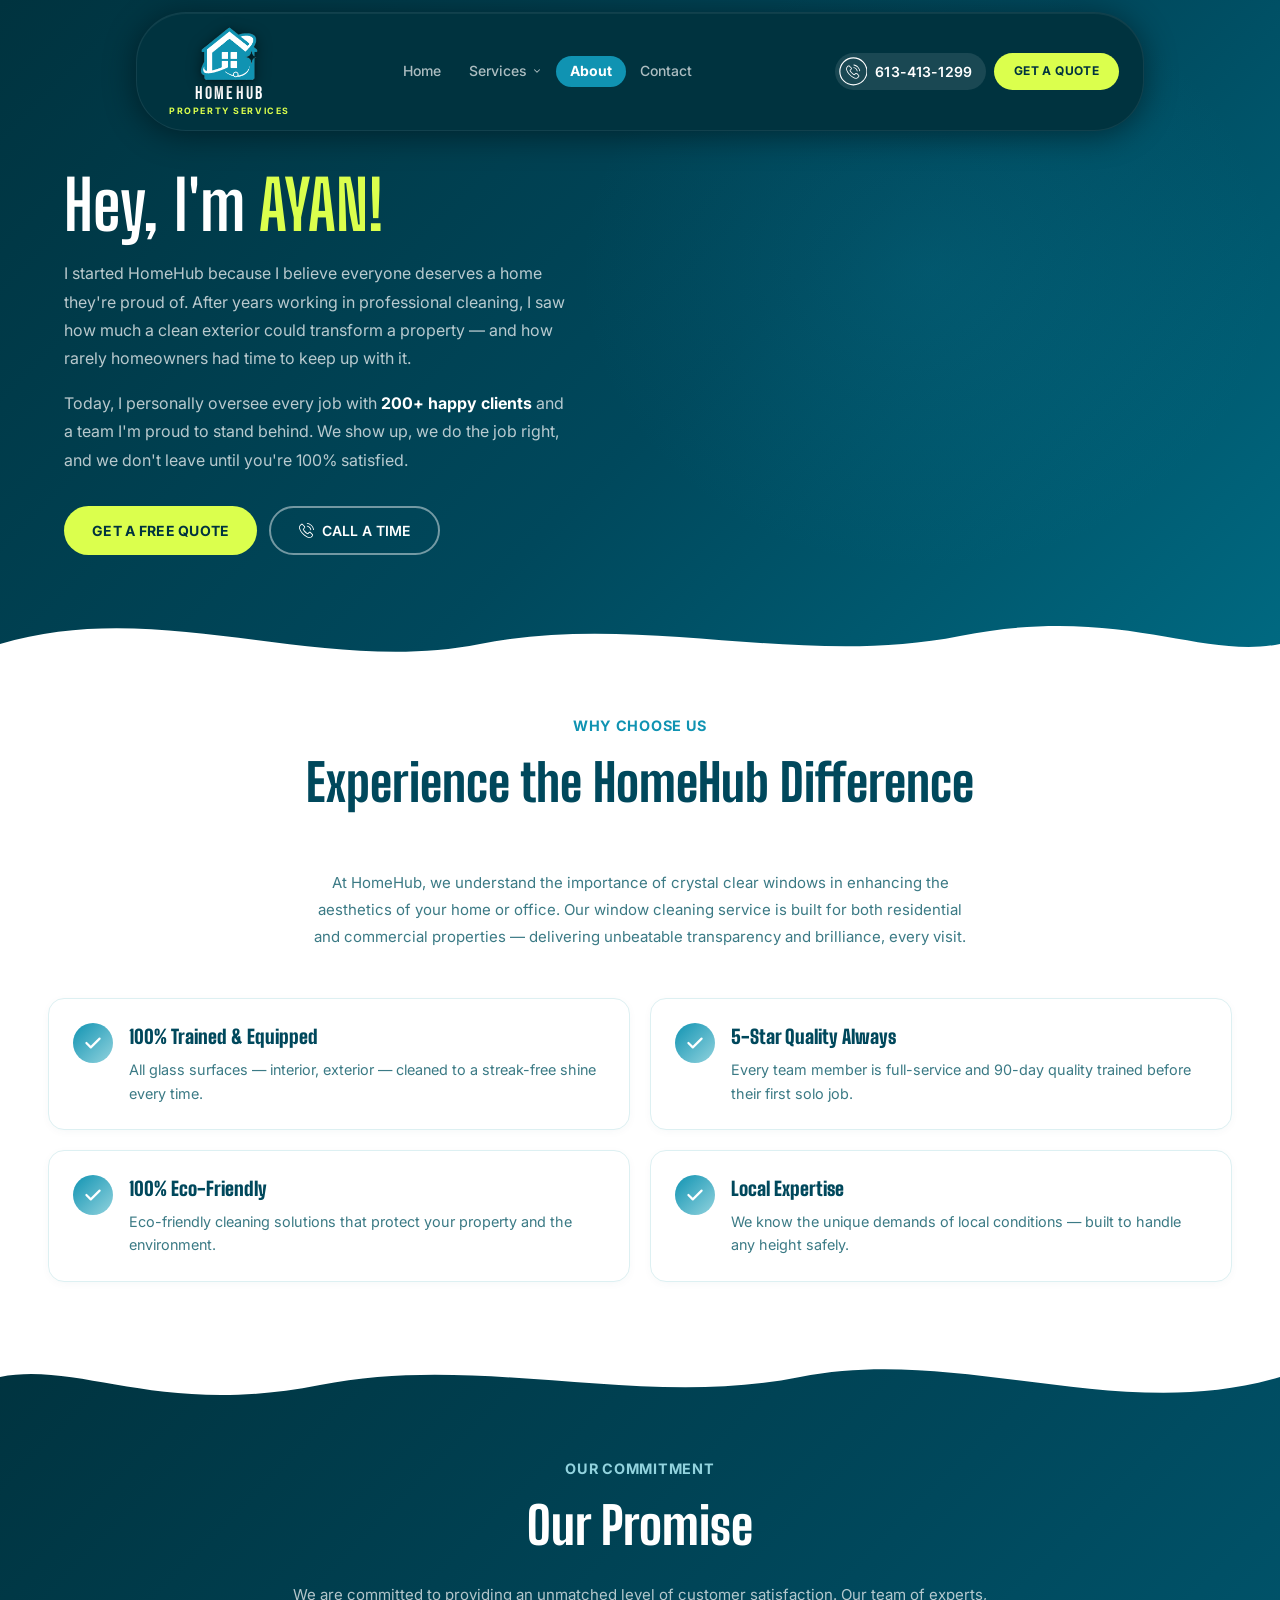
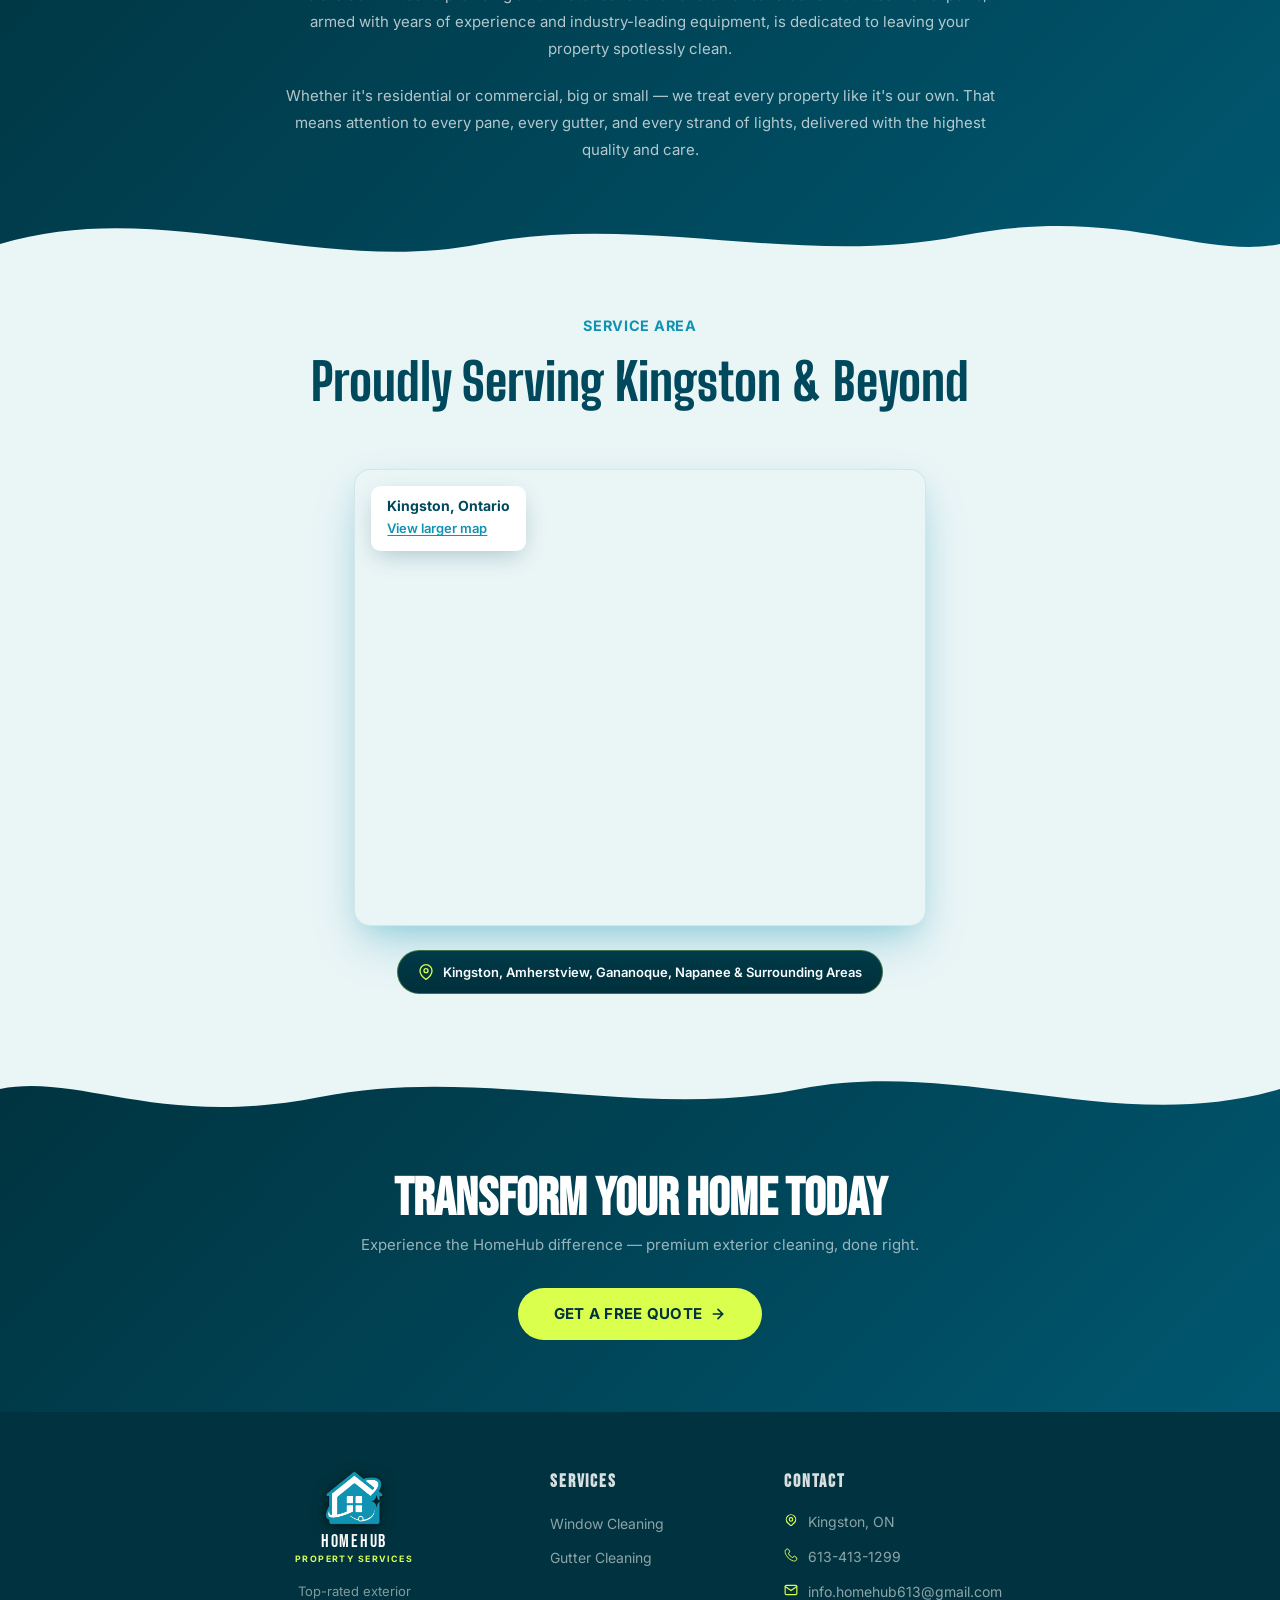
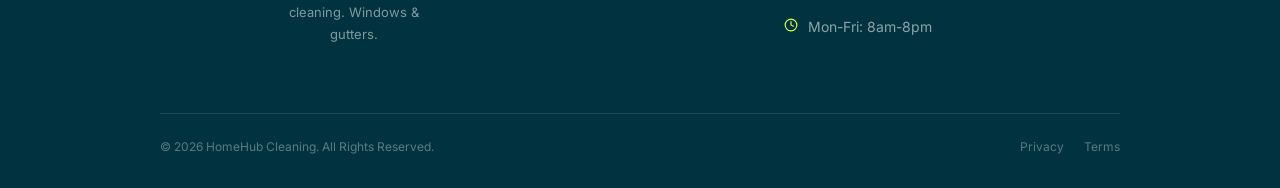
<file: about.html>
<!DOCTYPE html>
<html lang="en">
<head>
  <meta charset="UTF-8">
  <meta name="viewport" content="width=device-width, initial-scale=1.0">
  <title>About — HomeHub Cleaning</title>
  <link rel="stylesheet" href="/styles.css">
  <link href="https://fonts.googleapis.com/css2?family=Bebas+Neue&family=Big+Shoulders+Display:wght@700;800;900&family=Inter:wght@300;400;500;600;700&display=swap" rel="stylesheet">
</head>
<body>

<!-- NAVBAR -->
<header class="navbar">
  <nav class="navbar-pill">
    <a href="/" class="navbar-logo">
      <div class="navbar-logo-icon"><img src="/assets/images/logo_icon.png" alt="HomeHub" /></div>
      <div><div class="navbar-logo-name">HOMEHUB</div><div class="navbar-logo-sub">Property Services</div></div>
    </a>
    <div class="navbar-links">
      <a href="/" class="nav-pill">Home</a><div class="nav-item-dropdown"><a class="nav-pill nav-dropdown-trigger" role="button" tabindex="0" aria-haspopup="true">Services<svg class="nav-dropdown-caret" width="10" height="10" viewBox="0 0 24 24" fill="none" stroke="currentColor" stroke-width="2.5" stroke-linecap="round" stroke-linejoin="round"><path d="M6 9l6 6 6-6"/></svg></a><div class="nav-dropdown-menu"><div class="nav-dropdown-menu-inner"><a href="/services/window-cleaning.html" class="nav-dropdown-link">Window Cleaning</a><a href="/services/gutter-cleaning.html" class="nav-dropdown-link">Gutter Cleaning</a></div></div></div>
      <a href="/about.html" class="nav-pill-active">About</a><a href="/contact.html" class="nav-pill">Contact</a>
    </div>
    <div class="navbar-right">
      <a href="tel:+16134131299" class="phone-btn"><span class="phone-btn-icon"><svg width="28.8" height="28.8" viewBox="0 0 50 51" fill="none" xmlns="http://www.w3.org/2000/svg"><circle cx="25" cy="25.481" r="24" stroke="currentColor" stroke-width="2"/><path d="M31.7579 28.9678C31.2461 28.4349 30.6287 28.15 29.9745 28.15C29.3255 28.15 28.7028 28.4296 28.1699 28.9625L26.5026 30.6246C26.3654 30.5507 26.2282 30.4821 26.0963 30.4135C25.9063 30.3186 25.7269 30.2289 25.5739 30.1339C24.0121 29.1419 22.5927 27.8492 21.2314 26.1766C20.5719 25.3429 20.1287 24.6411 19.8068 23.9288C20.2395 23.5331 20.6405 23.1215 21.0309 22.7258C21.1787 22.5781 21.3264 22.425 21.4741 22.2773C22.5822 21.1693 22.5822 19.7341 21.4741 18.626L20.0337 17.1856C19.8701 17.022 19.7013 16.8531 19.543 16.6843C19.2264 16.3572 18.894 16.0195 18.551 15.7029C18.0392 15.1963 17.4271 14.9272 16.7834 14.9272C16.1397 14.9272 15.5171 15.1963 14.9894 15.7029C14.9841 15.7082 14.9841 15.7082 14.9789 15.7134L13.1849 17.5232C12.5095 18.1986 12.1243 19.0217 12.0399 19.9768C11.9133 21.5175 12.367 22.9527 12.7153 23.8919C13.5701 26.1977 14.847 28.3346 16.7517 30.6246C19.0628 33.3842 21.8435 35.5633 25.0199 37.0988C26.2335 37.6739 27.8533 38.3546 29.6631 38.4706C29.774 38.4759 29.89 38.4812 29.9956 38.4812C31.2144 38.4812 32.238 38.0432 33.0401 37.1726C33.0453 37.1621 33.0559 37.1568 33.0612 37.1463C33.3355 36.8138 33.6521 36.5131 33.9845 36.1912C34.2114 35.9749 34.4436 35.748 34.6705 35.5106C35.1928 34.9671 35.4672 34.3339 35.4672 33.6849C35.4672 33.0306 35.1876 32.4028 34.6546 31.8751L31.7579 28.9678ZM33.6468 34.5239C33.6416 34.5239 33.6416 34.5292 33.6468 34.5239C33.4411 34.7455 33.23 34.946 33.0031 35.1676C32.6602 35.4947 32.3119 35.8377 31.9848 36.2229C31.4519 36.7927 30.824 37.0618 30.0008 37.0618C29.9217 37.0618 29.8373 37.0618 29.7581 37.0566C28.191 36.9563 26.7347 36.3442 25.6425 35.8219C22.6561 34.3761 20.0337 32.3236 17.8545 29.7223C16.0553 27.5537 14.8522 25.5487 14.0555 23.3959C13.5648 22.0821 13.3854 21.0584 13.4645 20.0929C13.5173 19.4755 13.7547 18.9637 14.1927 18.5258L15.9919 16.7265C16.2505 16.4838 16.5249 16.3519 16.794 16.3519C17.1264 16.3519 17.3955 16.5524 17.5643 16.7212C17.5696 16.7265 17.5749 16.7318 17.5801 16.7371C17.902 17.0378 18.208 17.3491 18.5299 17.6815C18.6935 17.8504 18.8623 18.0192 19.0312 18.1934L20.4716 19.6338C21.0309 20.1931 21.0309 20.7102 20.4716 21.2695C20.3186 21.4225 20.1709 21.5755 20.0178 21.7233C19.5746 22.177 19.1525 22.5992 18.6935 23.0107C18.6829 23.0213 18.6724 23.0266 18.6671 23.0371C18.2133 23.4909 18.2977 23.9341 18.3927 24.2349C18.398 24.2507 18.4033 24.2665 18.4085 24.2823C18.7832 25.1899 19.3108 26.0447 20.1128 27.063L20.1181 27.0683C21.5744 28.8623 23.1098 30.2605 24.8036 31.3316C25.0199 31.4688 25.2415 31.5796 25.4526 31.6852C25.6425 31.7801 25.8219 31.8698 25.9749 31.9648C25.996 31.9754 26.0171 31.9912 26.0382 32.0017C26.2176 32.0914 26.3865 32.1337 26.5606 32.1337C26.9986 32.1337 27.2729 31.8593 27.3626 31.7696L29.1672 29.965C29.3466 29.7856 29.6315 29.5693 29.9639 29.5693C30.291 29.5693 30.5601 29.7751 30.7237 29.9545C30.729 29.9598 30.729 29.9598 30.7343 29.965L33.6416 32.8724C34.185 33.4105 34.185 33.9646 33.6468 34.5239Z" fill="currentColor"/><path d="M25.5106 19.4278C26.893 19.6599 28.1488 20.3142 29.1513 21.3167C30.1538 22.3193 30.8028 23.575 31.0403 24.9575C31.0983 25.3057 31.3991 25.5484 31.742 25.5484C31.7842 25.5484 31.8212 25.5431 31.8634 25.5379C32.2538 25.4746 32.5124 25.1052 32.4491 24.7147C32.1641 23.0421 31.3727 21.5172 30.1644 20.3089C28.9561 19.1006 27.4312 18.3092 25.7586 18.0242C25.3681 17.9609 25.004 18.2195 24.9355 18.6047C24.8669 18.9898 25.1201 19.3645 25.5106 19.4278Z" fill="currentColor"/><path d="M36.971 24.509C36.5014 21.7547 35.2034 19.2484 33.2089 17.2539C31.2144 15.2594 28.7081 13.9614 25.9538 13.4918C25.5687 13.4232 25.2046 13.687 25.136 14.0722C25.0727 14.4627 25.3312 14.8268 25.7217 14.8953C28.1805 15.3122 30.423 16.4783 32.2064 18.2564C33.9898 20.0399 35.1506 22.2823 35.5675 24.7411C35.6255 25.0894 35.9263 25.3321 36.2692 25.3321C36.3115 25.3321 36.3484 25.3268 36.3906 25.3216C36.7758 25.2635 37.0396 24.8942 36.971 24.509Z" fill="currentColor"/></svg></span><span class="phone-btn-number">613-413-1299</span></a>
      <a href="/contact.html" class="btn-nav-quote">GET A QUOTE</a>
      <button class="nav-toggle" id="navToggle" type="button" aria-label="Open menu" aria-expanded="false" aria-controls="mobileMenu"><span class="nav-toggle-bar"></span><span class="nav-toggle-bar"></span><span class="nav-toggle-bar"></span></button>
    </div>
    <div class="mobile-menu" id="mobileMenu">
      <p class="mobile-menu-group-label">Services</p>
      <a href="/services/window-cleaning.html" class="mobile-menu-link mobile-menu-link-sub">Window Cleaning</a>
      <a href="/services/gutter-cleaning.html" class="mobile-menu-link mobile-menu-link-sub">Gutter Cleaning</a>
      <div class="mobile-menu-divider"></div>
      <a href="/" class="mobile-menu-link">Home</a>
      <a href="/about.html" class="mobile-menu-link">About</a>
      <a href="/contact.html" class="mobile-menu-link">Contact</a>
      <div class="mobile-menu-ctas">
        <a href="/contact.html" class="btn-lime">GET A QUOTE <svg width="15" height="15" viewBox="0 0 24 24" fill="none" stroke="currentColor" stroke-width="2.5" stroke-linecap="round"><path d="M5 12h14M12 5l7 7-7 7" /></svg></a>
        <a href="tel:+16134131299" class="btn-outline-white"><svg width="15" height="15" viewBox="12 13.481 25 25" fill="none" xmlns="http://www.w3.org/2000/svg"><path d="M31.7579 28.9678C31.2461 28.4349 30.6287 28.15 29.9745 28.15C29.3255 28.15 28.7028 28.4296 28.1699 28.9625L26.5026 30.6246C26.3654 30.5507 26.2282 30.4821 26.0963 30.4135C25.9063 30.3186 25.7269 30.2289 25.5739 30.1339C24.0121 29.1419 22.5927 27.8492 21.2314 26.1766C20.5719 25.3429 20.1287 24.6411 19.8068 23.9288C20.2395 23.5331 20.6405 23.1215 21.0309 22.7258C21.1787 22.5781 21.3264 22.425 21.4741 22.2773C22.5822 21.1693 22.5822 19.7341 21.4741 18.626L20.0337 17.1856C19.8701 17.022 19.7013 16.8531 19.543 16.6843C19.2264 16.3572 18.894 16.0195 18.551 15.7029C18.0392 15.1963 17.4271 14.9272 16.7834 14.9272C16.1397 14.9272 15.5171 15.1963 14.9894 15.7029C14.9841 15.7082 14.9841 15.7082 14.9789 15.7134L13.1849 17.5232C12.5095 18.1986 12.1243 19.0217 12.0399 19.9768C11.9133 21.5175 12.367 22.9527 12.7153 23.8919C13.5701 26.1977 14.847 28.3346 16.7517 30.6246C19.0628 33.3842 21.8435 35.5633 25.0199 37.0988C26.2335 37.6739 27.8533 38.3546 29.6631 38.4706C29.774 38.4759 29.89 38.4812 29.9956 38.4812C31.2144 38.4812 32.238 38.0432 33.0401 37.1726C33.0453 37.1621 33.0559 37.1568 33.0612 37.1463C33.3355 36.8138 33.6521 36.5131 33.9845 36.1912C34.2114 35.9749 34.4436 35.748 34.6705 35.5106C35.1928 34.9671 35.4672 34.3339 35.4672 33.6849C35.4672 33.0306 35.1876 32.4028 34.6546 31.8751L31.7579 28.9678ZM33.6468 34.5239C33.6416 34.5239 33.6416 34.5292 33.6468 34.5239C33.4411 34.7455 33.23 34.946 33.0031 35.1676C32.6602 35.4947 32.3119 35.8377 31.9848 36.2229C31.4519 36.7927 30.824 37.0618 30.0008 37.0618C29.9217 37.0618 29.8373 37.0618 29.7581 37.0566C28.191 36.9563 26.7347 36.3442 25.6425 35.8219C22.6561 34.3761 20.0337 32.3236 17.8545 29.7223C16.0553 27.5537 14.8522 25.5487 14.0555 23.3959C13.5648 22.0821 13.3854 21.0584 13.4645 20.0929C13.5173 19.4755 13.7547 18.9637 14.1927 18.5258L15.9919 16.7265C16.2505 16.4838 16.5249 16.3519 16.794 16.3519C17.1264 16.3519 17.3955 16.5524 17.5643 16.7212C17.5696 16.7265 17.5749 16.7318 17.5801 16.7371C17.902 17.0378 18.208 17.3491 18.5299 17.6815C18.6935 17.8504 18.8623 18.0192 19.0312 18.1934L20.4716 19.6338C21.0309 20.1931 21.0309 20.7102 20.4716 21.2695C20.3186 21.4225 20.1709 21.5755 20.0178 21.7233C19.5746 22.177 19.1525 22.5992 18.6935 23.0107C18.6829 23.0213 18.6724 23.0266 18.6671 23.0371C18.2133 23.4909 18.2977 23.9341 18.3927 24.2349C18.398 24.2507 18.4033 24.2665 18.4085 24.2823C18.7832 25.1899 19.3108 26.0447 20.1128 27.063L20.1181 27.0683C21.5744 28.8623 23.1098 30.2605 24.8036 31.3316C25.0199 31.4688 25.2415 31.5796 25.4526 31.6852C25.6425 31.7801 25.8219 31.8698 25.9749 31.9648C25.996 31.9754 26.0171 31.9912 26.0382 32.0017C26.2176 32.0914 26.3865 32.1337 26.5606 32.1337C26.9986 32.1337 27.2729 31.8593 27.3626 31.7696L29.1672 29.965C29.3466 29.7856 29.6315 29.5693 29.9639 29.5693C30.291 29.5693 30.5601 29.7751 30.7237 29.9545C30.729 29.9598 30.729 29.9598 30.7343 29.965L33.6416 32.8724C34.185 33.4105 34.185 33.9646 33.6468 34.5239Z" fill="currentColor"/><path d="M25.5106 19.4278C26.893 19.6599 28.1488 20.3142 29.1513 21.3167C30.1538 22.3193 30.8028 23.575 31.0403 24.9575C31.0983 25.3057 31.3991 25.5484 31.742 25.5484C31.7842 25.5484 31.8212 25.5431 31.8634 25.5379C32.2538 25.4746 32.5124 25.1052 32.4491 24.7147C32.1641 23.0421 31.3727 21.5172 30.1644 20.3089C28.9561 19.1006 27.4312 18.3092 25.7586 18.0242C25.3681 17.9609 25.004 18.2195 24.9355 18.6047C24.8669 18.9898 25.1201 19.3645 25.5106 19.4278Z" fill="currentColor"/><path d="M36.971 24.509C36.5014 21.7547 35.2034 19.2484 33.2089 17.2539C31.2144 15.2594 28.7081 13.9614 25.9538 13.4918C25.5687 13.4232 25.2046 13.687 25.136 14.0722C25.0727 14.4627 25.3312 14.8268 25.7217 14.8953C28.1805 15.3122 30.423 16.4783 32.2064 18.2564C33.9898 20.0399 35.1506 22.2823 35.5675 24.7411C35.6255 25.0894 35.9263 25.3321 36.2692 25.3321C36.3115 25.3321 36.3484 25.3268 36.3906 25.3216C36.7758 25.2635 37.0396 24.8942 36.971 24.509Z" fill="currentColor"/></svg> CALL US</a>
      </div>
    </div>
  </nav>
</header>

<!-- HERO -->
<section class="page-hero page-hero-full">
  <div class="hero-dot-bg"></div>
  <div style="position:absolute;top:-5%;right:0;width:55%;height:90%;background:radial-gradient(ellipse,rgba(16,147,178,0.15) 0%,transparent 70%);pointer-events:none;"></div>
  <div class="container" style="padding-top:4rem;padding-bottom:4rem;position:relative;">
    <div style="display:grid;gap:3rem;align-items:center;">
      <div>
        <h1 style="font-family:var(--font-display-mixed);color:white;font-size:clamp(2.5rem,6vw,4.25rem);line-height:1.1;margin-bottom:1rem;">
          Hey, I'm <span style="color:#DBFF4D;">AYAN!</span>
        </h1>
        <p style="color:rgba(255,255,255,0.72);font-size:1rem;line-height:1.78;max-width:32rem;margin-bottom:1rem;">I started HomeHub because I believe everyone deserves a home they're proud of. After years working in professional cleaning, I saw how much a clean exterior could transform a property — and how rarely homeowners had time to keep up with it.</p>
        <p style="color:rgba(255,255,255,0.72);font-size:1rem;line-height:1.78;max-width:32rem;margin-bottom:2rem;">Today, I personally oversee every job with <strong style="color:white;">200+ happy clients</strong> and a team I'm proud to stand behind. We show up, we do the job right, and we don't leave until you're 100% satisfied.</p>
        <div class="hero-btns">
          <a href="/contact.html" class="btn-lime">GET A FREE QUOTE</a>
          <a href="tel:+15550000000" class="btn-outline-white"><svg width="15" height="15" viewBox="12 13.481 25 25" fill="none" xmlns="http://www.w3.org/2000/svg"><path d="M31.7579 28.9678C31.2461 28.4349 30.6287 28.15 29.9745 28.15C29.3255 28.15 28.7028 28.4296 28.1699 28.9625L26.5026 30.6246C26.3654 30.5507 26.2282 30.4821 26.0963 30.4135C25.9063 30.3186 25.7269 30.2289 25.5739 30.1339C24.0121 29.1419 22.5927 27.8492 21.2314 26.1766C20.5719 25.3429 20.1287 24.6411 19.8068 23.9288C20.2395 23.5331 20.6405 23.1215 21.0309 22.7258C21.1787 22.5781 21.3264 22.425 21.4741 22.2773C22.5822 21.1693 22.5822 19.7341 21.4741 18.626L20.0337 17.1856C19.8701 17.022 19.7013 16.8531 19.543 16.6843C19.2264 16.3572 18.894 16.0195 18.551 15.7029C18.0392 15.1963 17.4271 14.9272 16.7834 14.9272C16.1397 14.9272 15.5171 15.1963 14.9894 15.7029C14.9841 15.7082 14.9841 15.7082 14.9789 15.7134L13.1849 17.5232C12.5095 18.1986 12.1243 19.0217 12.0399 19.9768C11.9133 21.5175 12.367 22.9527 12.7153 23.8919C13.5701 26.1977 14.847 28.3346 16.7517 30.6246C19.0628 33.3842 21.8435 35.5633 25.0199 37.0988C26.2335 37.6739 27.8533 38.3546 29.6631 38.4706C29.774 38.4759 29.89 38.4812 29.9956 38.4812C31.2144 38.4812 32.238 38.0432 33.0401 37.1726C33.0453 37.1621 33.0559 37.1568 33.0612 37.1463C33.3355 36.8138 33.6521 36.5131 33.9845 36.1912C34.2114 35.9749 34.4436 35.748 34.6705 35.5106C35.1928 34.9671 35.4672 34.3339 35.4672 33.6849C35.4672 33.0306 35.1876 32.4028 34.6546 31.8751L31.7579 28.9678ZM33.6468 34.5239C33.6416 34.5239 33.6416 34.5292 33.6468 34.5239C33.4411 34.7455 33.23 34.946 33.0031 35.1676C32.6602 35.4947 32.3119 35.8377 31.9848 36.2229C31.4519 36.7927 30.824 37.0618 30.0008 37.0618C29.9217 37.0618 29.8373 37.0618 29.7581 37.0566C28.191 36.9563 26.7347 36.3442 25.6425 35.8219C22.6561 34.3761 20.0337 32.3236 17.8545 29.7223C16.0553 27.5537 14.8522 25.5487 14.0555 23.3959C13.5648 22.0821 13.3854 21.0584 13.4645 20.0929C13.5173 19.4755 13.7547 18.9637 14.1927 18.5258L15.9919 16.7265C16.2505 16.4838 16.5249 16.3519 16.794 16.3519C17.1264 16.3519 17.3955 16.5524 17.5643 16.7212C17.5696 16.7265 17.5749 16.7318 17.5801 16.7371C17.902 17.0378 18.208 17.3491 18.5299 17.6815C18.6935 17.8504 18.8623 18.0192 19.0312 18.1934L20.4716 19.6338C21.0309 20.1931 21.0309 20.7102 20.4716 21.2695C20.3186 21.4225 20.1709 21.5755 20.0178 21.7233C19.5746 22.177 19.1525 22.5992 18.6935 23.0107C18.6829 23.0213 18.6724 23.0266 18.6671 23.0371C18.2133 23.4909 18.2977 23.9341 18.3927 24.2349C18.398 24.2507 18.4033 24.2665 18.4085 24.2823C18.7832 25.1899 19.3108 26.0447 20.1128 27.063L20.1181 27.0683C21.5744 28.8623 23.1098 30.2605 24.8036 31.3316C25.0199 31.4688 25.2415 31.5796 25.4526 31.6852C25.6425 31.7801 25.8219 31.8698 25.9749 31.9648C25.996 31.9754 26.0171 31.9912 26.0382 32.0017C26.2176 32.0914 26.3865 32.1337 26.5606 32.1337C26.9986 32.1337 27.2729 31.8593 27.3626 31.7696L29.1672 29.965C29.3466 29.7856 29.6315 29.5693 29.9639 29.5693C30.291 29.5693 30.5601 29.7751 30.7237 29.9545C30.729 29.9598 30.729 29.9598 30.7343 29.965L33.6416 32.8724C34.185 33.4105 34.185 33.9646 33.6468 34.5239Z" fill="currentColor"/><path d="M25.5106 19.4278C26.893 19.6599 28.1488 20.3142 29.1513 21.3167C30.1538 22.3193 30.8028 23.575 31.0403 24.9575C31.0983 25.3057 31.3991 25.5484 31.742 25.5484C31.7842 25.5484 31.8212 25.5431 31.8634 25.5379C32.2538 25.4746 32.5124 25.1052 32.4491 24.7147C32.1641 23.0421 31.3727 21.5172 30.1644 20.3089C28.9561 19.1006 27.4312 18.3092 25.7586 18.0242C25.3681 17.9609 25.004 18.2195 24.9355 18.6047C24.8669 18.9898 25.1201 19.3645 25.5106 19.4278Z" fill="currentColor"/><path d="M36.971 24.509C36.5014 21.7547 35.2034 19.2484 33.2089 17.2539C31.2144 15.2594 28.7081 13.9614 25.9538 13.4918C25.5687 13.4232 25.2046 13.687 25.136 14.0722C25.0727 14.4627 25.3312 14.8268 25.7217 14.8953C28.1805 15.3122 30.423 16.4783 32.2064 18.2564C33.9898 20.0399 35.1506 22.2823 35.5675 24.7411C35.6255 25.0894 35.9263 25.3321 36.2692 25.3321C36.3115 25.3321 36.3484 25.3268 36.3906 25.3216C36.7758 25.2635 37.0396 24.8942 36.971 24.509Z" fill="currentColor"/></svg> CALL A TIME</a>
        </div>
      </div>
    </div>
  </div>
  <div class="wave-bottom">
    <svg viewBox="0 0 1440 80" preserveAspectRatio="none" style="width:100%;height:80px;display:block" fill="white"><path d="M0,48 C180,0 360,80 540,48 C720,16 900,72 1080,40 C1260,8 1350,64 1440,48 L1440,80 L0,80 Z"/></svg>
  </div>
</section>

<!-- EXPERIENCE THE DIFFERENCE -->
<section class="section section-white">
  <div class="container-md">
    <div class="section-header">
      <p class="eyebrow">WHY CHOOSE US</p>
      <h2 class="section-title">Experience the HomeHub Difference</h2>
    </div>
    <p class="section-body text-center" style="max-width:42rem;margin:0 auto 3rem;">At HomeHub, we understand the importance of crystal clear windows in enhancing the aesthetics of your home or office. Our window cleaning service is built for both residential and commercial properties — delivering unbeatable transparency and brilliance, every visit.</p>
    <div class="feature-grid">
      <div class="feature-box"><div class="feature-icon"><svg width="22" height="22" viewBox="0 0 20 20" fill="white"><path fill-rule="evenodd" d="M16.707 5.293a1 1 0 010 1.414l-8 8a1 1 0 01-1.414 0l-4-4a1 1 0 011.414-1.414L8 12.586l7.293-7.293a1 1 0 011.414 0z" clip-rule="evenodd"/></svg></div><div><h4 class="feature-title">100% Trained &amp; Equipped</h4><p class="feature-desc">All glass surfaces — interior, exterior — cleaned to a streak-free shine every time.</p></div></div>
      <div class="feature-box"><div class="feature-icon"><svg width="22" height="22" viewBox="0 0 20 20" fill="white"><path fill-rule="evenodd" d="M16.707 5.293a1 1 0 010 1.414l-8 8a1 1 0 01-1.414 0l-4-4a1 1 0 011.414-1.414L8 12.586l7.293-7.293a1 1 0 011.414 0z" clip-rule="evenodd"/></svg></div><div><h4 class="feature-title">5-Star Quality Always</h4><p class="feature-desc">Every team member is full-service and 90-day quality trained before their first solo job.</p></div></div>
      <div class="feature-box"><div class="feature-icon"><svg width="22" height="22" viewBox="0 0 20 20" fill="white"><path fill-rule="evenodd" d="M16.707 5.293a1 1 0 010 1.414l-8 8a1 1 0 01-1.414 0l-4-4a1 1 0 011.414-1.414L8 12.586l7.293-7.293a1 1 0 011.414 0z" clip-rule="evenodd"/></svg></div><div><h4 class="feature-title">100% Eco-Friendly</h4><p class="feature-desc">Eco-friendly cleaning solutions that protect your property and the environment.</p></div></div>
      <div class="feature-box"><div class="feature-icon"><svg width="22" height="22" viewBox="0 0 20 20" fill="white"><path fill-rule="evenodd" d="M16.707 5.293a1 1 0 010 1.414l-8 8a1 1 0 01-1.414 0l-4-4a1 1 0 011.414-1.414L8 12.586l7.293-7.293a1 1 0 011.414 0z" clip-rule="evenodd"/></svg></div><div><h4 class="feature-title">Local Expertise</h4><p class="feature-desc">We know the unique demands of local conditions — built to handle any height safely.</p></div></div>
    </div>
  </div>
</section>

<!-- OUR PROMISE -->
<section class="section-dark">
  <div class="wave-top"><svg viewBox="0 0 1440 80" preserveAspectRatio="none" style="width:100%;height:80px;display:block;transform:rotate(180deg)" fill="white"><path d="M0,48 C180,0 360,80 540,48 C720,16 900,72 1080,40 C1260,8 1350,64 1440,48 L1440,80 L0,80 Z"/></svg></div>
  <div class="container-sm text-center" style="position:relative;">
    <p class="eyebrow eyebrow-light">OUR COMMITMENT</p>
    <h2 class="section-title-white mb-4">Our Promise</h2>
    <p class="section-body" style="color:rgba(255,255,255,0.7);margin-bottom:1.25rem;">We are committed to providing an unmatched level of customer satisfaction. Our team of experts, armed with years of experience and industry-leading equipment, is dedicated to leaving your property spotlessly clean.</p>
    <p class="section-body" style="color:rgba(255,255,255,0.7);">Whether it's residential or commercial, big or small — we treat every property like it's our own. That means attention to every pane, every gutter, and every strand of lights, delivered with the highest quality and care.</p>
  </div>
  <div class="wave-bottom"><svg viewBox="0 0 1440 80" preserveAspectRatio="none" style="width:100%;height:80px;display:block" fill="#EAF5F6"><path d="M0,48 C180,0 360,80 540,48 C720,16 900,72 1080,40 C1260,8 1350,64 1440,48 L1440,80 L0,80 Z"/></svg></div>
</section>

<!-- SERVICE AREA -->
<section class="section section-muted">
  <div class="container">
    <div class="section-header">
      <p class="eyebrow">SERVICE AREA</p>
      <h2 class="section-title">Proudly Serving Kingston &amp; Beyond</h2>
    </div>
    <div class="service-area-center">
      <div class="service-area-map">
        <iframe
          src="https://maps.google.com/maps?q=Kingston,+Ontario&z=10&output=embed"
          loading="lazy"
          referrerpolicy="no-referrer-when-downgrade"
          title="Map of HomeHub Cleaning's service area centered on Kingston, Ontario"
        ></iframe>
        <div class="service-area-caption">
          <div class="service-area-caption-address">Kingston, Ontario</div>
          <a href="https://www.google.com/maps/search/Kingston,+Ontario" target="_blank" rel="noopener" class="service-area-caption-link">View larger map</a>
        </div>
      </div>
      <div class="service-area-tag">
        <svg width="16" height="16" viewBox="0 0 24 24" fill="none" stroke="#DBFF4D" stroke-width="2" stroke-linecap="round" stroke-linejoin="round"><path d="M21 10c0 7-9 13-9 13s-9-6-9-13a9 9 0 0118 0z"/><circle cx="12" cy="10" r="3"/></svg>
        Kingston, Amherstview, Gananoque, Napanee &amp; Surrounding Areas
      </div>
    </div>
  </div>
</section>

<!-- CTA -->
<section class="cta-section">
  <div class="wave-top"><svg viewBox="0 0 1440 80" preserveAspectRatio="none" style="width:100%;height:80px;display:block;transform:rotate(180deg)" fill="#EAF5F6"><path d="M0,48 C180,0 360,80 540,48 C720,16 900,72 1080,40 C1260,8 1350,64 1440,48 L1440,80 L0,80 Z"/></svg></div>
  <div class="container-sm" style="position:relative;">
    <h2 class="cta-title">Transform Your Home Today</h2>
    <p class="cta-body">Experience the HomeHub difference — premium exterior cleaning, done right.</p>
    <a href="/contact.html" class="btn-lime" style="font-size:0.9375rem;padding:0.9rem 2.25rem;">GET A FREE QUOTE <svg width="16" height="16" viewBox="0 0 24 24" fill="none" stroke="currentColor" stroke-width="2.5" stroke-linecap="round"><path d="M5 12h14M12 5l7 7-7 7"/></svg></a>
  </div>
</section>

<!-- FOOTER -->
<footer class="footer">
  <div class="container">
    <div class="footer-grid">
      <div class="footer-col-brand"><a href="/" class="footer-logo"><div class="footer-logo-icon"><img src="/assets/images/logo_icon.png" alt="HomeHub" /></div><div class="footer-logo-text"><div class="footer-logo-name">HOMEHUB</div><div class="footer-logo-sub">Property Services</div></div></a><p class="footer-tagline">Top-rated exterior cleaning. Windows &amp; gutters.</p></div>
      <div><h4 class="footer-col-title">SERVICES</h4><ul class="footer-links"><li><a href="/services/window-cleaning.html">Window Cleaning</a></li><li><a href="/services/gutter-cleaning.html">Gutter Cleaning</a></li></ul></div>
      <div><h4 class="footer-col-title">CONTACT</h4><ul class="footer-contact-list"><li class="footer-contact-item"><svg width="14" height="14" viewBox="0 0 24 24" fill="none" stroke="#DBFF4D" stroke-width="2" stroke-linecap="round" style="flex-shrink:0;margin-top:2px"><path d="M17.657 16.657L13.414 20.9a1.998 1.998 0 01-2.827 0l-4.244-4.243a8 8 0 1111.314 0z"/><path d="M15 11a3 3 0 11-6 0 3 3 0 016 0z"/></svg><span>Kingston, ON</span></li><li class="footer-contact-item"><svg width="14" height="14" viewBox="10.9 13.9 25.6 25.6" fill="#DBFF4D" style="flex-shrink:0;margin-top:2px"><path d="M31.7579 28.9678C31.2461 28.4349 30.6287 28.15 29.9745 28.15C29.3255 28.15 28.7028 28.4296 28.1699 28.9625L26.5026 30.6246C26.3654 30.5507 26.2282 30.4821 26.0963 30.4135C25.9063 30.3186 25.7269 30.2289 25.5739 30.1339C24.0121 29.1419 22.5927 27.8492 21.2314 26.1766C20.5719 25.3429 20.1287 24.6411 19.8068 23.9288C20.2395 23.5331 20.6405 23.1215 21.0309 22.7258C21.1787 22.5781 21.3264 22.425 21.4741 22.2773C22.5822 21.1693 22.5822 19.7341 21.4741 18.626L20.0337 17.1856C19.8701 17.022 19.7013 16.8531 19.543 16.6843C19.2264 16.3572 18.894 16.0195 18.551 15.7029C18.0392 15.1963 17.4271 14.9272 16.7834 14.9272C16.1397 14.9272 15.5171 15.1963 14.9894 15.7029C14.9841 15.7082 14.9841 15.7082 14.9789 15.7134L13.1849 17.5232C12.5095 18.1986 12.1243 19.0217 12.0399 19.9768C11.9133 21.5175 12.367 22.9527 12.7153 23.8919C13.5701 26.1977 14.847 28.3346 16.7517 30.6246C19.0628 33.3842 21.8435 35.5633 25.0199 37.0988C26.2335 37.6739 27.8533 38.3546 29.6631 38.4706C29.774 38.4759 29.89 38.4812 29.9956 38.4812C31.2144 38.4812 32.238 38.0432 33.0401 37.1726C33.0453 37.1621 33.0559 37.1568 33.0612 37.1463C33.3355 36.8138 33.6521 36.5131 33.9845 36.1912C34.2114 35.9749 34.4436 35.748 34.6705 35.5106C35.1928 34.9671 35.4672 34.3339 35.4672 33.6849C35.4672 33.0306 35.1876 32.4028 34.6546 31.8751L31.7579 28.9678ZM33.6468 34.5239C33.6416 34.5239 33.6416 34.5292 33.6468 34.5239C33.4411 34.7455 33.23 34.946 33.0031 35.1676C32.6602 35.4947 32.3119 35.8377 31.9848 36.2229C31.4519 36.7927 30.824 37.0618 30.0008 37.0618C29.9217 37.0618 29.8373 37.0618 29.7581 37.0566C28.191 36.9563 26.7347 36.3442 25.6425 35.8219C22.6561 34.3761 20.0337 32.3236 17.8545 29.7223C16.0553 27.5537 14.8522 25.5487 14.0555 23.3959C13.5648 22.0821 13.3854 21.0584 13.4645 20.0929C13.5173 19.4755 13.7547 18.9637 14.1927 18.5258L15.9919 16.7265C16.2505 16.4838 16.5249 16.3519 16.794 16.3519C17.1264 16.3519 17.3955 16.5524 17.5643 16.7212C17.5696 16.7265 17.5749 16.7318 17.5801 16.7371C17.902 17.0378 18.208 17.3491 18.5299 17.6815C18.6935 17.8504 18.8623 18.0192 19.0312 18.1934L20.4716 19.6338C21.0309 20.1931 21.0309 20.7102 20.4716 21.2695C20.3186 21.4225 20.1709 21.5755 20.0178 21.7233C19.5746 22.177 19.1525 22.5992 18.6935 23.0107C18.6829 23.0213 18.6724 23.0266 18.6671 23.0371C18.2133 23.4909 18.2977 23.9341 18.3927 24.2349C18.398 24.2507 18.4033 24.2665 18.4085 24.2823C18.7832 25.1899 19.3108 26.0447 20.1128 27.063L20.1181 27.0683C21.5744 28.8623 23.1098 30.2605 24.8036 31.3316C25.0199 31.4688 25.2415 31.5796 25.4526 31.6852C25.6425 31.7801 25.8219 31.8698 25.9749 31.9648C25.996 31.9754 26.0171 31.9912 26.0382 32.0017C26.2176 32.0914 26.3865 32.1337 26.5606 32.1337C26.9986 32.1337 27.2729 31.8593 27.3626 31.7696L29.1672 29.965C29.3466 29.7856 29.6315 29.5693 29.9639 29.5693C30.291 29.5693 30.5601 29.7751 30.7237 29.9545C30.729 29.9598 30.729 29.9598 30.7343 29.965L33.6416 32.8724C34.185 33.4105 34.185 33.9646 33.6468 34.5239Z"/></svg><a href="tel:+16134131299">613-413-1299</a></li><li class="footer-contact-item"><svg width="14" height="14" viewBox="0 0 24 24" fill="none" stroke="#DBFF4D" stroke-width="2" stroke-linecap="round" style="flex-shrink:0;margin-top:2px"><path d="M4 4h16c1.1 0 2 .9 2 2v12c0 1.1-.9 2-2 2H4c-1.1 0-2-.9-2-2V6c0-1.1.9-2 2-2z"/><polyline points="22,6 12,13 2,6"/></svg><a href="mailto:info.homehub613@gmail.com">info.homehub613@gmail.com</a></li><li class="footer-contact-item"><svg width="14" height="14" viewBox="0 0 24 24" fill="none" stroke="#DBFF4D" stroke-width="2" stroke-linecap="round" style="flex-shrink:0;margin-top:2px"><circle cx="12" cy="12" r="10"/><polyline points="12 6 12 12 16 14"/></svg><span>Mon-Fri: 8am-8pm</span></li></ul></div>
    </div>
    <div class="footer-bottom"><p class="footer-copy">© 2026 HomeHub Cleaning. All Rights Reserved.</p><div class="footer-legal"><a href="#">Privacy</a><a href="#">Terms</a></div></div>
  </div>
</footer>

<script src="/nav.js" defer></script>
</body>
</html>
</file>
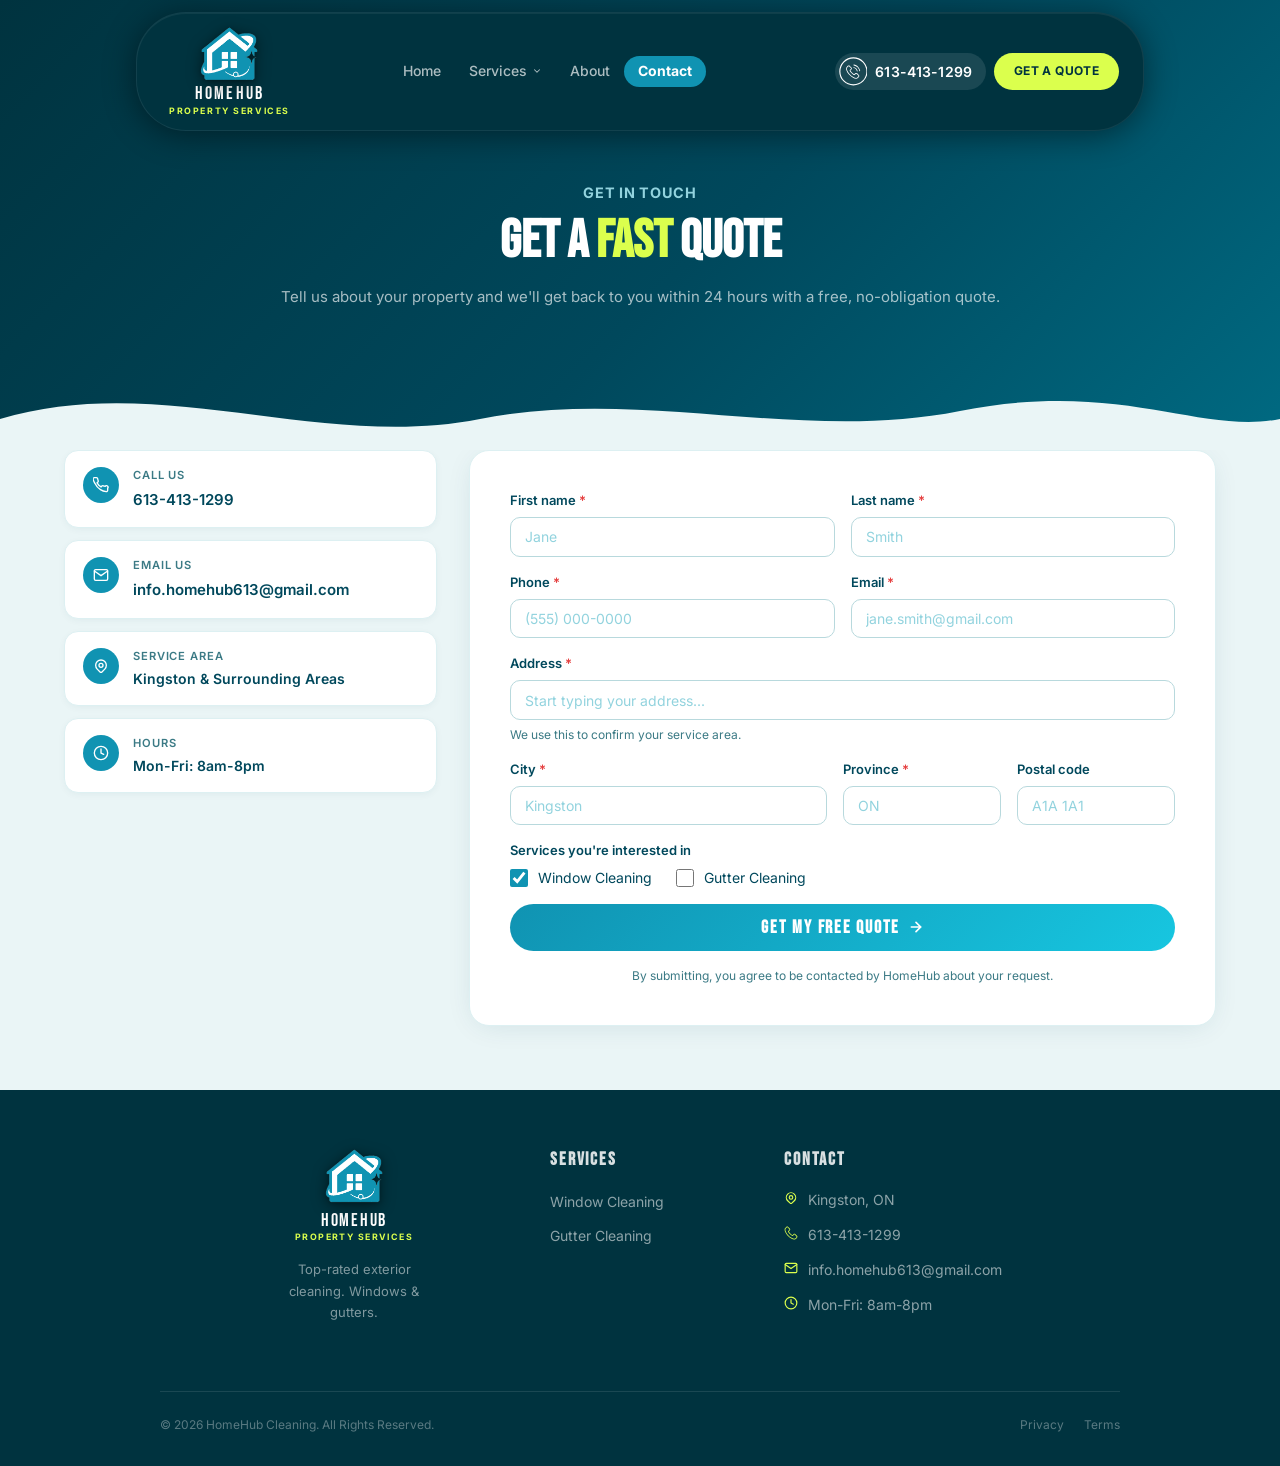
<file: contact.html>
<!DOCTYPE html>
<html lang="en">
<head>
  <meta charset="UTF-8">
  <meta name="viewport" content="width=device-width, initial-scale=1.0">
  <title>Get a Quote — HomeHub Cleaning</title>
  <link rel="stylesheet" href="/styles.css">
  <link href="https://fonts.googleapis.com/css2?family=Bebas+Neue&family=Big+Shoulders+Display:wght@700;800;900&family=Inter:wght@300;400;500;600;700&display=swap" rel="stylesheet">
</head>
<body style="background:#EAF5F6;">

<!-- NAVBAR -->
<header class="navbar">
  <nav class="navbar-pill">
    <a href="/" class="navbar-logo">
      <div class="navbar-logo-icon"><img src="/assets/images/logo_icon.png" alt="HomeHub" /></div>
      <div><div class="navbar-logo-name">HOMEHUB</div><div class="navbar-logo-sub">Property Services</div></div>
    </a>
    <div class="navbar-links">
      <a href="/" class="nav-pill">Home</a><div class="nav-item-dropdown"><a class="nav-pill nav-dropdown-trigger" role="button" tabindex="0" aria-haspopup="true">Services<svg class="nav-dropdown-caret" width="10" height="10" viewBox="0 0 24 24" fill="none" stroke="currentColor" stroke-width="2.5" stroke-linecap="round" stroke-linejoin="round"><path d="M6 9l6 6 6-6"/></svg></a><div class="nav-dropdown-menu"><div class="nav-dropdown-menu-inner"><a href="/services/window-cleaning.html" class="nav-dropdown-link">Window Cleaning</a><a href="/services/gutter-cleaning.html" class="nav-dropdown-link">Gutter Cleaning</a></div></div></div>
      <a href="/about.html" class="nav-pill">About</a><a href="/contact.html" class="nav-pill-active">Contact</a>
    </div>
    <div class="navbar-right">
      <a href="tel:+16134131299" class="phone-btn"><span class="phone-btn-icon"><svg width="28.8" height="28.8" viewBox="0 0 50 51" fill="none" xmlns="http://www.w3.org/2000/svg"><circle cx="25" cy="25.481" r="24" stroke="currentColor" stroke-width="2"/><path d="M31.7579 28.9678C31.2461 28.4349 30.6287 28.15 29.9745 28.15C29.3255 28.15 28.7028 28.4296 28.1699 28.9625L26.5026 30.6246C26.3654 30.5507 26.2282 30.4821 26.0963 30.4135C25.9063 30.3186 25.7269 30.2289 25.5739 30.1339C24.0121 29.1419 22.5927 27.8492 21.2314 26.1766C20.5719 25.3429 20.1287 24.6411 19.8068 23.9288C20.2395 23.5331 20.6405 23.1215 21.0309 22.7258C21.1787 22.5781 21.3264 22.425 21.4741 22.2773C22.5822 21.1693 22.5822 19.7341 21.4741 18.626L20.0337 17.1856C19.8701 17.022 19.7013 16.8531 19.543 16.6843C19.2264 16.3572 18.894 16.0195 18.551 15.7029C18.0392 15.1963 17.4271 14.9272 16.7834 14.9272C16.1397 14.9272 15.5171 15.1963 14.9894 15.7029C14.9841 15.7082 14.9841 15.7082 14.9789 15.7134L13.1849 17.5232C12.5095 18.1986 12.1243 19.0217 12.0399 19.9768C11.9133 21.5175 12.367 22.9527 12.7153 23.8919C13.5701 26.1977 14.847 28.3346 16.7517 30.6246C19.0628 33.3842 21.8435 35.5633 25.0199 37.0988C26.2335 37.6739 27.8533 38.3546 29.6631 38.4706C29.774 38.4759 29.89 38.4812 29.9956 38.4812C31.2144 38.4812 32.238 38.0432 33.0401 37.1726C33.0453 37.1621 33.0559 37.1568 33.0612 37.1463C33.3355 36.8138 33.6521 36.5131 33.9845 36.1912C34.2114 35.9749 34.4436 35.748 34.6705 35.5106C35.1928 34.9671 35.4672 34.3339 35.4672 33.6849C35.4672 33.0306 35.1876 32.4028 34.6546 31.8751L31.7579 28.9678ZM33.6468 34.5239C33.6416 34.5239 33.6416 34.5292 33.6468 34.5239C33.4411 34.7455 33.23 34.946 33.0031 35.1676C32.6602 35.4947 32.3119 35.8377 31.9848 36.2229C31.4519 36.7927 30.824 37.0618 30.0008 37.0618C29.9217 37.0618 29.8373 37.0618 29.7581 37.0566C28.191 36.9563 26.7347 36.3442 25.6425 35.8219C22.6561 34.3761 20.0337 32.3236 17.8545 29.7223C16.0553 27.5537 14.8522 25.5487 14.0555 23.3959C13.5648 22.0821 13.3854 21.0584 13.4645 20.0929C13.5173 19.4755 13.7547 18.9637 14.1927 18.5258L15.9919 16.7265C16.2505 16.4838 16.5249 16.3519 16.794 16.3519C17.1264 16.3519 17.3955 16.5524 17.5643 16.7212C17.5696 16.7265 17.5749 16.7318 17.5801 16.7371C17.902 17.0378 18.208 17.3491 18.5299 17.6815C18.6935 17.8504 18.8623 18.0192 19.0312 18.1934L20.4716 19.6338C21.0309 20.1931 21.0309 20.7102 20.4716 21.2695C20.3186 21.4225 20.1709 21.5755 20.0178 21.7233C19.5746 22.177 19.1525 22.5992 18.6935 23.0107C18.6829 23.0213 18.6724 23.0266 18.6671 23.0371C18.2133 23.4909 18.2977 23.9341 18.3927 24.2349C18.398 24.2507 18.4033 24.2665 18.4085 24.2823C18.7832 25.1899 19.3108 26.0447 20.1128 27.063L20.1181 27.0683C21.5744 28.8623 23.1098 30.2605 24.8036 31.3316C25.0199 31.4688 25.2415 31.5796 25.4526 31.6852C25.6425 31.7801 25.8219 31.8698 25.9749 31.9648C25.996 31.9754 26.0171 31.9912 26.0382 32.0017C26.2176 32.0914 26.3865 32.1337 26.5606 32.1337C26.9986 32.1337 27.2729 31.8593 27.3626 31.7696L29.1672 29.965C29.3466 29.7856 29.6315 29.5693 29.9639 29.5693C30.291 29.5693 30.5601 29.7751 30.7237 29.9545C30.729 29.9598 30.729 29.9598 30.7343 29.965L33.6416 32.8724C34.185 33.4105 34.185 33.9646 33.6468 34.5239Z" fill="currentColor"/><path d="M25.5106 19.4278C26.893 19.6599 28.1488 20.3142 29.1513 21.3167C30.1538 22.3193 30.8028 23.575 31.0403 24.9575C31.0983 25.3057 31.3991 25.5484 31.742 25.5484C31.7842 25.5484 31.8212 25.5431 31.8634 25.5379C32.2538 25.4746 32.5124 25.1052 32.4491 24.7147C32.1641 23.0421 31.3727 21.5172 30.1644 20.3089C28.9561 19.1006 27.4312 18.3092 25.7586 18.0242C25.3681 17.9609 25.004 18.2195 24.9355 18.6047C24.8669 18.9898 25.1201 19.3645 25.5106 19.4278Z" fill="currentColor"/><path d="M36.971 24.509C36.5014 21.7547 35.2034 19.2484 33.2089 17.2539C31.2144 15.2594 28.7081 13.9614 25.9538 13.4918C25.5687 13.4232 25.2046 13.687 25.136 14.0722C25.0727 14.4627 25.3312 14.8268 25.7217 14.8953C28.1805 15.3122 30.423 16.4783 32.2064 18.2564C33.9898 20.0399 35.1506 22.2823 35.5675 24.7411C35.6255 25.0894 35.9263 25.3321 36.2692 25.3321C36.3115 25.3321 36.3484 25.3268 36.3906 25.3216C36.7758 25.2635 37.0396 24.8942 36.971 24.509Z" fill="currentColor"/></svg></span><span class="phone-btn-number">613-413-1299</span></a>
      <a href="/contact.html" class="btn-nav-quote">GET A QUOTE</a>
      <button class="nav-toggle" id="navToggle" type="button" aria-label="Open menu" aria-expanded="false" aria-controls="mobileMenu"><span class="nav-toggle-bar"></span><span class="nav-toggle-bar"></span><span class="nav-toggle-bar"></span></button>
    </div>
    <div class="mobile-menu" id="mobileMenu">
      <p class="mobile-menu-group-label">Services</p>
      <a href="/services/window-cleaning.html" class="mobile-menu-link mobile-menu-link-sub">Window Cleaning</a>
      <a href="/services/gutter-cleaning.html" class="mobile-menu-link mobile-menu-link-sub">Gutter Cleaning</a>
      <div class="mobile-menu-divider"></div>
      <a href="/" class="mobile-menu-link">Home</a>
      <a href="/about.html" class="mobile-menu-link">About</a>
      <a href="/contact.html" class="mobile-menu-link">Contact</a>
      <div class="mobile-menu-ctas">
        <a href="/contact.html" class="btn-lime">GET A QUOTE <svg width="15" height="15" viewBox="0 0 24 24" fill="none" stroke="currentColor" stroke-width="2.5" stroke-linecap="round"><path d="M5 12h14M12 5l7 7-7 7" /></svg></a>
        <a href="tel:+16134131299" class="btn-outline-white"><svg width="15" height="15" viewBox="12 13.481 25 25" fill="none" xmlns="http://www.w3.org/2000/svg"><path d="M31.7579 28.9678C31.2461 28.4349 30.6287 28.15 29.9745 28.15C29.3255 28.15 28.7028 28.4296 28.1699 28.9625L26.5026 30.6246C26.3654 30.5507 26.2282 30.4821 26.0963 30.4135C25.9063 30.3186 25.7269 30.2289 25.5739 30.1339C24.0121 29.1419 22.5927 27.8492 21.2314 26.1766C20.5719 25.3429 20.1287 24.6411 19.8068 23.9288C20.2395 23.5331 20.6405 23.1215 21.0309 22.7258C21.1787 22.5781 21.3264 22.425 21.4741 22.2773C22.5822 21.1693 22.5822 19.7341 21.4741 18.626L20.0337 17.1856C19.8701 17.022 19.7013 16.8531 19.543 16.6843C19.2264 16.3572 18.894 16.0195 18.551 15.7029C18.0392 15.1963 17.4271 14.9272 16.7834 14.9272C16.1397 14.9272 15.5171 15.1963 14.9894 15.7029C14.9841 15.7082 14.9841 15.7082 14.9789 15.7134L13.1849 17.5232C12.5095 18.1986 12.1243 19.0217 12.0399 19.9768C11.9133 21.5175 12.367 22.9527 12.7153 23.8919C13.5701 26.1977 14.847 28.3346 16.7517 30.6246C19.0628 33.3842 21.8435 35.5633 25.0199 37.0988C26.2335 37.6739 27.8533 38.3546 29.6631 38.4706C29.774 38.4759 29.89 38.4812 29.9956 38.4812C31.2144 38.4812 32.238 38.0432 33.0401 37.1726C33.0453 37.1621 33.0559 37.1568 33.0612 37.1463C33.3355 36.8138 33.6521 36.5131 33.9845 36.1912C34.2114 35.9749 34.4436 35.748 34.6705 35.5106C35.1928 34.9671 35.4672 34.3339 35.4672 33.6849C35.4672 33.0306 35.1876 32.4028 34.6546 31.8751L31.7579 28.9678ZM33.6468 34.5239C33.6416 34.5239 33.6416 34.5292 33.6468 34.5239C33.4411 34.7455 33.23 34.946 33.0031 35.1676C32.6602 35.4947 32.3119 35.8377 31.9848 36.2229C31.4519 36.7927 30.824 37.0618 30.0008 37.0618C29.9217 37.0618 29.8373 37.0618 29.7581 37.0566C28.191 36.9563 26.7347 36.3442 25.6425 35.8219C22.6561 34.3761 20.0337 32.3236 17.8545 29.7223C16.0553 27.5537 14.8522 25.5487 14.0555 23.3959C13.5648 22.0821 13.3854 21.0584 13.4645 20.0929C13.5173 19.4755 13.7547 18.9637 14.1927 18.5258L15.9919 16.7265C16.2505 16.4838 16.5249 16.3519 16.794 16.3519C17.1264 16.3519 17.3955 16.5524 17.5643 16.7212C17.5696 16.7265 17.5749 16.7318 17.5801 16.7371C17.902 17.0378 18.208 17.3491 18.5299 17.6815C18.6935 17.8504 18.8623 18.0192 19.0312 18.1934L20.4716 19.6338C21.0309 20.1931 21.0309 20.7102 20.4716 21.2695C20.3186 21.4225 20.1709 21.5755 20.0178 21.7233C19.5746 22.177 19.1525 22.5992 18.6935 23.0107C18.6829 23.0213 18.6724 23.0266 18.6671 23.0371C18.2133 23.4909 18.2977 23.9341 18.3927 24.2349C18.398 24.2507 18.4033 24.2665 18.4085 24.2823C18.7832 25.1899 19.3108 26.0447 20.1128 27.063L20.1181 27.0683C21.5744 28.8623 23.1098 30.2605 24.8036 31.3316C25.0199 31.4688 25.2415 31.5796 25.4526 31.6852C25.6425 31.7801 25.8219 31.8698 25.9749 31.9648C25.996 31.9754 26.0171 31.9912 26.0382 32.0017C26.2176 32.0914 26.3865 32.1337 26.5606 32.1337C26.9986 32.1337 27.2729 31.8593 27.3626 31.7696L29.1672 29.965C29.3466 29.7856 29.6315 29.5693 29.9639 29.5693C30.291 29.5693 30.5601 29.7751 30.7237 29.9545C30.729 29.9598 30.729 29.9598 30.7343 29.965L33.6416 32.8724C34.185 33.4105 34.185 33.9646 33.6468 34.5239Z" fill="currentColor"/><path d="M25.5106 19.4278C26.893 19.6599 28.1488 20.3142 29.1513 21.3167C30.1538 22.3193 30.8028 23.575 31.0403 24.9575C31.0983 25.3057 31.3991 25.5484 31.742 25.5484C31.7842 25.5484 31.8212 25.5431 31.8634 25.5379C32.2538 25.4746 32.5124 25.1052 32.4491 24.7147C32.1641 23.0421 31.3727 21.5172 30.1644 20.3089C28.9561 19.1006 27.4312 18.3092 25.7586 18.0242C25.3681 17.9609 25.004 18.2195 24.9355 18.6047C24.8669 18.9898 25.1201 19.3645 25.5106 19.4278Z" fill="currentColor"/><path d="M36.971 24.509C36.5014 21.7547 35.2034 19.2484 33.2089 17.2539C31.2144 15.2594 28.7081 13.9614 25.9538 13.4918C25.5687 13.4232 25.2046 13.687 25.136 14.0722C25.0727 14.4627 25.3312 14.8268 25.7217 14.8953C28.1805 15.3122 30.423 16.4783 32.2064 18.2564C33.9898 20.0399 35.1506 22.2823 35.5675 24.7411C35.6255 25.0894 35.9263 25.3321 36.2692 25.3321C36.3115 25.3321 36.3484 25.3268 36.3906 25.3216C36.7758 25.2635 37.0396 24.8942 36.971 24.509Z" fill="currentColor"/></svg> CALL US</a>
      </div>
    </div>
  </nav>
</header>

<!-- HERO -->
<section class="page-hero" style="padding-bottom:5rem;">
  <div class="hero-dot-bg"></div>
  <div class="container-sm text-center" style="padding-top:4rem;padding-bottom:2rem;position:relative;">
    <p class="eyebrow eyebrow-light">GET IN TOUCH</p>
    <h1 class="cta-title">
      Get a <span style="color:#DBFF4D;">Fast</span> quote
    </h1>
    <p style="color:rgba(255,255,255,0.65);font-size:0.9375rem;margin-top:1rem;">Tell us about your property and we'll get back to you within 24 hours with a free, no-obligation quote.</p>
  </div>
  <div class="wave-bottom"><svg viewBox="0 0 1440 80" preserveAspectRatio="none" style="width:100%;height:80px;display:block" fill="#EAF5F6"><path d="M0,48 C180,0 360,80 540,48 C720,16 900,72 1080,40 C1260,8 1350,64 1440,48 L1440,80 L0,80 Z"/></svg></div>
</section>

<!-- MAIN CONTENT -->
<section class="section section-muted" style="padding-top:0;">
  <div class="container">
    <div class="contact-layout">
      <!-- Left Panel -->
      <div>
        <div style="display:flex;flex-direction:column;gap:0.75rem;">
          <div class="info-card">
            <div class="info-icon"><svg width="16" height="16" viewBox="0 0 24 24" fill="none" stroke="white" stroke-width="2" stroke-linecap="round"><path d="M22 16.92v3a2 2 0 01-2.18 2 19.79 19.79 0 01-8.63-3.07A19.5 19.5 0 013.07 9.81 19.79 19.79 0 01.1 3.18 2 2 0 012.08 1h3a2 2 0 012 1.72 12.84 12.84 0 00.7 2.81 2 2 0 01-.45 2.11L6.09 8.91a16 16 0 006 6l1.27-1.27a2 2 0 012.11-.45 12.84 12.84 0 002.81.7A2 2 0 0122 16.92z"/></svg></div>
            <div><div class="info-label">Call Us</div><a href="tel:+16134131299" class="info-value">613-413-1299</a></div>
          </div>
          <div class="info-card">
            <div class="info-icon"><svg width="16" height="16" viewBox="0 0 24 24" fill="none" stroke="white" stroke-width="2" stroke-linecap="round"><path d="M4 4h16c1.1 0 2 .9 2 2v12c0 1.1-.9 2-2 2H4c-1.1 0-2-.9-2-2V6c0-1.1.9-2 2-2z"/><polyline points="22,6 12,13 2,6"/></svg></div>
            <div><div class="info-label">Email Us</div><a href="mailto:info.homehub613@gmail.com" class="info-value">info.homehub613@gmail.com</a></div>
          </div>
          <div class="info-card">
            <div class="info-icon"><svg width="16" height="16" viewBox="0 0 24 24" fill="none" stroke="white" stroke-width="2" stroke-linecap="round"><path d="M17.657 16.657L13.414 20.9a1.998 1.998 0 01-2.827 0l-4.244-4.243a8 8 0 1111.314 0z"/><path d="M15 11a3 3 0 11-6 0 3 3 0 016 0z"/></svg></div>
            <div><div class="info-label">Service Area</div><div class="info-value" style="font-size:0.875rem;">Kingston &amp; Surrounding Areas</div></div>
          </div>
          <div class="info-card">
            <div class="info-icon"><svg width="16" height="16" viewBox="0 0 24 24" fill="none" stroke="white" stroke-width="2" stroke-linecap="round"><circle cx="12" cy="12" r="10"/><polyline points="12 6 12 12 16 14"/></svg></div>
            <div><div class="info-label">Hours</div><div class="info-value" style="font-size:0.875rem;">Mon-Fri: 8am-8pm</div></div>
          </div>
        </div>
      </div>

      <!-- Right: Form -->
      <div class="form-card">
        <form onsubmit="return false;">
          <div class="form-row form-row-2">
            <div><label class="form-label">First name <span class="req">*</span></label><input type="text" class="form-input" placeholder="Jane" required></div>
            <div><label class="form-label">Last name <span class="req">*</span></label><input type="text" class="form-input" placeholder="Smith" required></div>
          </div>
          <div class="form-row form-row-2">
            <div><label class="form-label">Phone <span class="req">*</span></label><input type="tel" class="form-input" placeholder="(555) 000-0000" required></div>
            <div><label class="form-label">Email <span class="req">*</span></label><input type="email" class="form-input" placeholder="jane.smith@gmail.com" required></div>
          </div>
          <div class="form-group">
            <label class="form-label">Address <span class="req">*</span></label>
            <input type="text" class="form-input" placeholder="Start typing your address..." required>
            <p class="form-hint">We use this to confirm your service area.</p>
          </div>
          <div class="form-row form-row-3">
            <div><label class="form-label">City <span class="req">*</span></label><input type="text" class="form-input" placeholder="Kingston" required></div>
            <div><label class="form-label">Province <span class="req">*</span></label><input type="text" class="form-input" placeholder="ON" required></div>
            <div><label class="form-label">Postal code</label><input type="text" class="form-input" placeholder="A1A 1A1"></div>
          </div>
          <div class="form-group">
            <label class="form-label">Services you're interested in</label>
            <div class="checkbox-group">
              <label class="checkbox-label"><input type="checkbox" checked> Window Cleaning</label>
              <label class="checkbox-label"><input type="checkbox"> Gutter Cleaning</label>
            </div>
          </div>
          <button type="submit" class="btn-submit">
            GET MY FREE QUOTE
            <svg width="16" height="16" viewBox="0 0 24 24" fill="none" stroke="currentColor" stroke-width="2.5" stroke-linecap="round"><path d="M5 12h14M12 5l7 7-7 7"/></svg>
          </button>
          <p class="form-disclaimer">By submitting, you agree to be contacted by HomeHub about your request.</p>
        </form>
      </div>
    </div>
  </div>
</section>

<!-- FOOTER -->
<footer class="footer">
  <div class="container">
    <div class="footer-grid">
      <div class="footer-col-brand"><a href="/" class="footer-logo"><div class="footer-logo-icon"><img src="/assets/images/logo_icon.png" alt="HomeHub" /></div><div class="footer-logo-text"><div class="footer-logo-name">HOMEHUB</div><div class="footer-logo-sub">Property Services</div></div></a><p class="footer-tagline">Top-rated exterior cleaning. Windows &amp; gutters.</p></div>
      <div><h4 class="footer-col-title">SERVICES</h4><ul class="footer-links"><li><a href="/services/window-cleaning.html">Window Cleaning</a></li><li><a href="/services/gutter-cleaning.html">Gutter Cleaning</a></li></ul></div>
      <div><h4 class="footer-col-title">CONTACT</h4><ul class="footer-contact-list"><li class="footer-contact-item"><svg width="14" height="14" viewBox="0 0 24 24" fill="none" stroke="#DBFF4D" stroke-width="2" stroke-linecap="round" style="flex-shrink:0;margin-top:2px"><path d="M17.657 16.657L13.414 20.9a1.998 1.998 0 01-2.827 0l-4.244-4.243a8 8 0 1111.314 0z"/><path d="M15 11a3 3 0 11-6 0 3 3 0 016 0z"/></svg><span>Kingston, ON</span></li><li class="footer-contact-item"><svg width="14" height="14" viewBox="10.9 13.9 25.6 25.6" fill="#DBFF4D" style="flex-shrink:0;margin-top:2px"><path d="M31.7579 28.9678C31.2461 28.4349 30.6287 28.15 29.9745 28.15C29.3255 28.15 28.7028 28.4296 28.1699 28.9625L26.5026 30.6246C26.3654 30.5507 26.2282 30.4821 26.0963 30.4135C25.9063 30.3186 25.7269 30.2289 25.5739 30.1339C24.0121 29.1419 22.5927 27.8492 21.2314 26.1766C20.5719 25.3429 20.1287 24.6411 19.8068 23.9288C20.2395 23.5331 20.6405 23.1215 21.0309 22.7258C21.1787 22.5781 21.3264 22.425 21.4741 22.2773C22.5822 21.1693 22.5822 19.7341 21.4741 18.626L20.0337 17.1856C19.8701 17.022 19.7013 16.8531 19.543 16.6843C19.2264 16.3572 18.894 16.0195 18.551 15.7029C18.0392 15.1963 17.4271 14.9272 16.7834 14.9272C16.1397 14.9272 15.5171 15.1963 14.9894 15.7029C14.9841 15.7082 14.9841 15.7082 14.9789 15.7134L13.1849 17.5232C12.5095 18.1986 12.1243 19.0217 12.0399 19.9768C11.9133 21.5175 12.367 22.9527 12.7153 23.8919C13.5701 26.1977 14.847 28.3346 16.7517 30.6246C19.0628 33.3842 21.8435 35.5633 25.0199 37.0988C26.2335 37.6739 27.8533 38.3546 29.6631 38.4706C29.774 38.4759 29.89 38.4812 29.9956 38.4812C31.2144 38.4812 32.238 38.0432 33.0401 37.1726C33.0453 37.1621 33.0559 37.1568 33.0612 37.1463C33.3355 36.8138 33.6521 36.5131 33.9845 36.1912C34.2114 35.9749 34.4436 35.748 34.6705 35.5106C35.1928 34.9671 35.4672 34.3339 35.4672 33.6849C35.4672 33.0306 35.1876 32.4028 34.6546 31.8751L31.7579 28.9678ZM33.6468 34.5239C33.6416 34.5239 33.6416 34.5292 33.6468 34.5239C33.4411 34.7455 33.23 34.946 33.0031 35.1676C32.6602 35.4947 32.3119 35.8377 31.9848 36.2229C31.4519 36.7927 30.824 37.0618 30.0008 37.0618C29.9217 37.0618 29.8373 37.0618 29.7581 37.0566C28.191 36.9563 26.7347 36.3442 25.6425 35.8219C22.6561 34.3761 20.0337 32.3236 17.8545 29.7223C16.0553 27.5537 14.8522 25.5487 14.0555 23.3959C13.5648 22.0821 13.3854 21.0584 13.4645 20.0929C13.5173 19.4755 13.7547 18.9637 14.1927 18.5258L15.9919 16.7265C16.2505 16.4838 16.5249 16.3519 16.794 16.3519C17.1264 16.3519 17.3955 16.5524 17.5643 16.7212C17.5696 16.7265 17.5749 16.7318 17.5801 16.7371C17.902 17.0378 18.208 17.3491 18.5299 17.6815C18.6935 17.8504 18.8623 18.0192 19.0312 18.1934L20.4716 19.6338C21.0309 20.1931 21.0309 20.7102 20.4716 21.2695C20.3186 21.4225 20.1709 21.5755 20.0178 21.7233C19.5746 22.177 19.1525 22.5992 18.6935 23.0107C18.6829 23.0213 18.6724 23.0266 18.6671 23.0371C18.2133 23.4909 18.2977 23.9341 18.3927 24.2349C18.398 24.2507 18.4033 24.2665 18.4085 24.2823C18.7832 25.1899 19.3108 26.0447 20.1128 27.063L20.1181 27.0683C21.5744 28.8623 23.1098 30.2605 24.8036 31.3316C25.0199 31.4688 25.2415 31.5796 25.4526 31.6852C25.6425 31.7801 25.8219 31.8698 25.9749 31.9648C25.996 31.9754 26.0171 31.9912 26.0382 32.0017C26.2176 32.0914 26.3865 32.1337 26.5606 32.1337C26.9986 32.1337 27.2729 31.8593 27.3626 31.7696L29.1672 29.965C29.3466 29.7856 29.6315 29.5693 29.9639 29.5693C30.291 29.5693 30.5601 29.7751 30.7237 29.9545C30.729 29.9598 30.729 29.9598 30.7343 29.965L33.6416 32.8724C34.185 33.4105 34.185 33.9646 33.6468 34.5239Z"/></svg><a href="tel:+16134131299">613-413-1299</a></li><li class="footer-contact-item"><svg width="14" height="14" viewBox="0 0 24 24" fill="none" stroke="#DBFF4D" stroke-width="2" stroke-linecap="round" style="flex-shrink:0;margin-top:2px"><path d="M4 4h16c1.1 0 2 .9 2 2v12c0 1.1-.9 2-2 2H4c-1.1 0-2-.9-2-2V6c0-1.1.9-2 2-2z"/><polyline points="22,6 12,13 2,6"/></svg><a href="mailto:info.homehub613@gmail.com">info.homehub613@gmail.com</a></li><li class="footer-contact-item"><svg width="14" height="14" viewBox="0 0 24 24" fill="none" stroke="#DBFF4D" stroke-width="2" stroke-linecap="round" style="flex-shrink:0;margin-top:2px"><circle cx="12" cy="12" r="10"/><polyline points="12 6 12 12 16 14"/></svg><span>Mon-Fri: 8am-8pm</span></li></ul></div>
    </div>
    <div class="footer-bottom"><p class="footer-copy">© 2026 HomeHub Cleaning. All Rights Reserved.</p><div class="footer-legal"><a href="#">Privacy</a><a href="#">Terms</a></div></div>
  </div>
</footer>

<script src="/nav.js" defer></script>
</body>
</html>
</file>
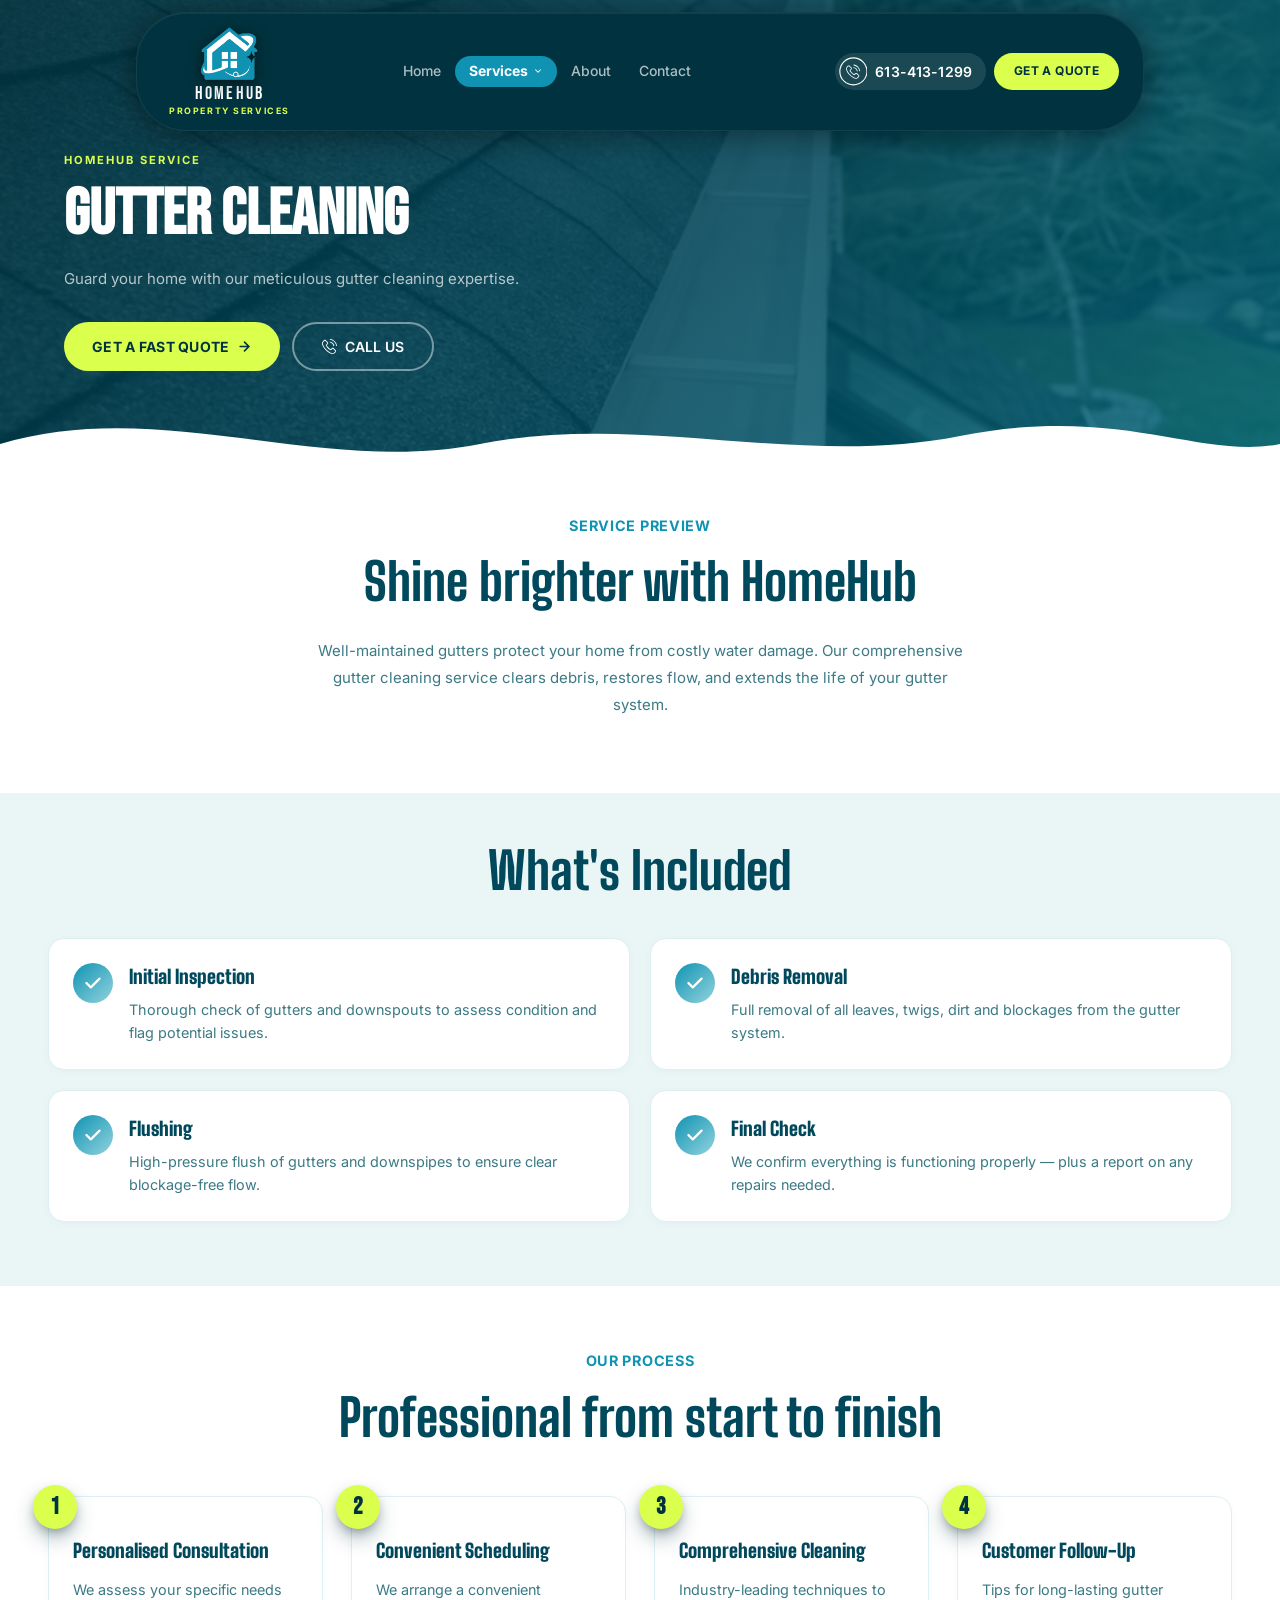
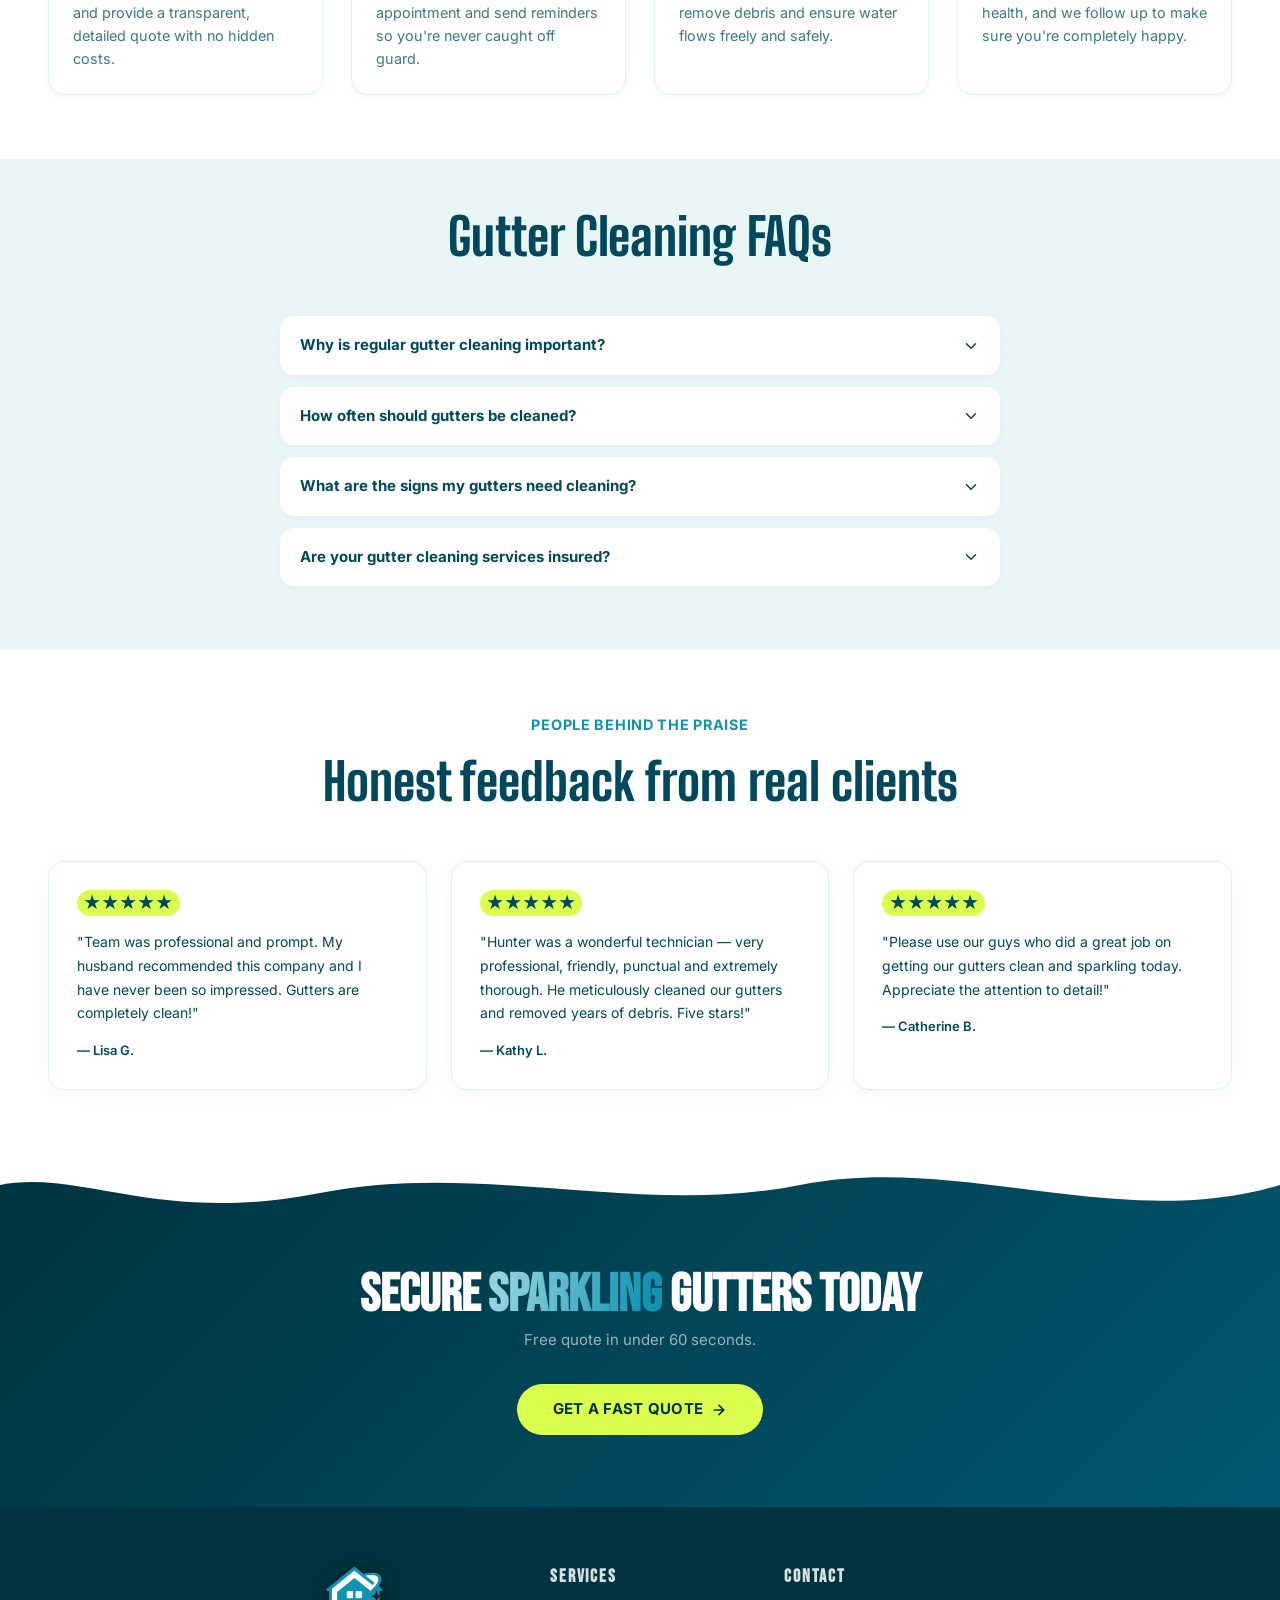
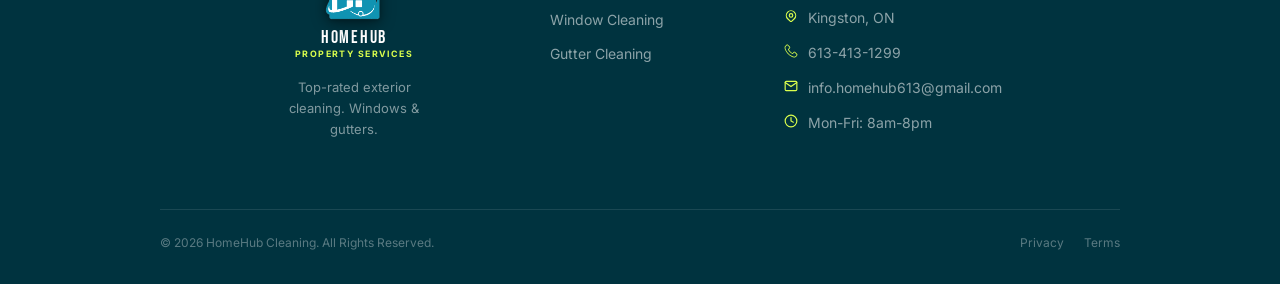
<file: services/gutter-cleaning.html>
<!DOCTYPE html>
<html lang="en">
<head>
  <meta charset="UTF-8">
  <meta name="viewport" content="width=device-width, initial-scale=1.0">
  <title>Gutter Cleaning — HomeHub Cleaning</title>
  <link rel="stylesheet" href="../styles.css">
  <link href="https://fonts.googleapis.com/css2?family=Bebas+Neue&family=Big+Shoulders+Display:wght@700;800;900&family=Inter:wght@300;400;500;600;700&display=swap" rel="stylesheet">
</head>
<body>

<!-- NAVBAR -->
<header class="navbar">
  <nav class="navbar-pill">
    <a href="/" class="navbar-logo">
      <div class="navbar-logo-icon"><img src="/assets/images/logo_icon.png" alt="HomeHub" /></div>
      <div><div class="navbar-logo-name">HOMEHUB</div><div class="navbar-logo-sub">Property Services</div></div>
    </a>
    <div class="navbar-links">
      <a href="/" class="nav-pill">Home</a><div class="nav-item-dropdown"><a class="nav-pill-active nav-dropdown-trigger" role="button" tabindex="0" aria-haspopup="true">Services<svg class="nav-dropdown-caret" width="10" height="10" viewBox="0 0 24 24" fill="none" stroke="currentColor" stroke-width="2.5" stroke-linecap="round" stroke-linejoin="round"><path d="M6 9l6 6 6-6"/></svg></a><div class="nav-dropdown-menu"><div class="nav-dropdown-menu-inner"><a href="/services/window-cleaning.html" class="nav-dropdown-link">Window Cleaning</a><a href="/services/gutter-cleaning.html" class="nav-dropdown-link">Gutter Cleaning</a></div></div></div>
      <a href="/about.html" class="nav-pill">About</a><a href="/contact.html" class="nav-pill">Contact</a>
    </div>
    <div class="navbar-right">
      <a href="tel:+16134131299" class="phone-btn"><span class="phone-btn-icon"><svg width="28.8" height="28.8" viewBox="0 0 50 51" fill="none" xmlns="http://www.w3.org/2000/svg"><circle cx="25" cy="25.481" r="24" stroke="currentColor" stroke-width="2"/><path d="M31.7579 28.9678C31.2461 28.4349 30.6287 28.15 29.9745 28.15C29.3255 28.15 28.7028 28.4296 28.1699 28.9625L26.5026 30.6246C26.3654 30.5507 26.2282 30.4821 26.0963 30.4135C25.9063 30.3186 25.7269 30.2289 25.5739 30.1339C24.0121 29.1419 22.5927 27.8492 21.2314 26.1766C20.5719 25.3429 20.1287 24.6411 19.8068 23.9288C20.2395 23.5331 20.6405 23.1215 21.0309 22.7258C21.1787 22.5781 21.3264 22.425 21.4741 22.2773C22.5822 21.1693 22.5822 19.7341 21.4741 18.626L20.0337 17.1856C19.8701 17.022 19.7013 16.8531 19.543 16.6843C19.2264 16.3572 18.894 16.0195 18.551 15.7029C18.0392 15.1963 17.4271 14.9272 16.7834 14.9272C16.1397 14.9272 15.5171 15.1963 14.9894 15.7029C14.9841 15.7082 14.9841 15.7082 14.9789 15.7134L13.1849 17.5232C12.5095 18.1986 12.1243 19.0217 12.0399 19.9768C11.9133 21.5175 12.367 22.9527 12.7153 23.8919C13.5701 26.1977 14.847 28.3346 16.7517 30.6246C19.0628 33.3842 21.8435 35.5633 25.0199 37.0988C26.2335 37.6739 27.8533 38.3546 29.6631 38.4706C29.774 38.4759 29.89 38.4812 29.9956 38.4812C31.2144 38.4812 32.238 38.0432 33.0401 37.1726C33.0453 37.1621 33.0559 37.1568 33.0612 37.1463C33.3355 36.8138 33.6521 36.5131 33.9845 36.1912C34.2114 35.9749 34.4436 35.748 34.6705 35.5106C35.1928 34.9671 35.4672 34.3339 35.4672 33.6849C35.4672 33.0306 35.1876 32.4028 34.6546 31.8751L31.7579 28.9678ZM33.6468 34.5239C33.6416 34.5239 33.6416 34.5292 33.6468 34.5239C33.4411 34.7455 33.23 34.946 33.0031 35.1676C32.6602 35.4947 32.3119 35.8377 31.9848 36.2229C31.4519 36.7927 30.824 37.0618 30.0008 37.0618C29.9217 37.0618 29.8373 37.0618 29.7581 37.0566C28.191 36.9563 26.7347 36.3442 25.6425 35.8219C22.6561 34.3761 20.0337 32.3236 17.8545 29.7223C16.0553 27.5537 14.8522 25.5487 14.0555 23.3959C13.5648 22.0821 13.3854 21.0584 13.4645 20.0929C13.5173 19.4755 13.7547 18.9637 14.1927 18.5258L15.9919 16.7265C16.2505 16.4838 16.5249 16.3519 16.794 16.3519C17.1264 16.3519 17.3955 16.5524 17.5643 16.7212C17.5696 16.7265 17.5749 16.7318 17.5801 16.7371C17.902 17.0378 18.208 17.3491 18.5299 17.6815C18.6935 17.8504 18.8623 18.0192 19.0312 18.1934L20.4716 19.6338C21.0309 20.1931 21.0309 20.7102 20.4716 21.2695C20.3186 21.4225 20.1709 21.5755 20.0178 21.7233C19.5746 22.177 19.1525 22.5992 18.6935 23.0107C18.6829 23.0213 18.6724 23.0266 18.6671 23.0371C18.2133 23.4909 18.2977 23.9341 18.3927 24.2349C18.398 24.2507 18.4033 24.2665 18.4085 24.2823C18.7832 25.1899 19.3108 26.0447 20.1128 27.063L20.1181 27.0683C21.5744 28.8623 23.1098 30.2605 24.8036 31.3316C25.0199 31.4688 25.2415 31.5796 25.4526 31.6852C25.6425 31.7801 25.8219 31.8698 25.9749 31.9648C25.996 31.9754 26.0171 31.9912 26.0382 32.0017C26.2176 32.0914 26.3865 32.1337 26.5606 32.1337C26.9986 32.1337 27.2729 31.8593 27.3626 31.7696L29.1672 29.965C29.3466 29.7856 29.6315 29.5693 29.9639 29.5693C30.291 29.5693 30.5601 29.7751 30.7237 29.9545C30.729 29.9598 30.729 29.9598 30.7343 29.965L33.6416 32.8724C34.185 33.4105 34.185 33.9646 33.6468 34.5239Z" fill="currentColor"/><path d="M25.5106 19.4278C26.893 19.6599 28.1488 20.3142 29.1513 21.3167C30.1538 22.3193 30.8028 23.575 31.0403 24.9575C31.0983 25.3057 31.3991 25.5484 31.742 25.5484C31.7842 25.5484 31.8212 25.5431 31.8634 25.5379C32.2538 25.4746 32.5124 25.1052 32.4491 24.7147C32.1641 23.0421 31.3727 21.5172 30.1644 20.3089C28.9561 19.1006 27.4312 18.3092 25.7586 18.0242C25.3681 17.9609 25.004 18.2195 24.9355 18.6047C24.8669 18.9898 25.1201 19.3645 25.5106 19.4278Z" fill="currentColor"/><path d="M36.971 24.509C36.5014 21.7547 35.2034 19.2484 33.2089 17.2539C31.2144 15.2594 28.7081 13.9614 25.9538 13.4918C25.5687 13.4232 25.2046 13.687 25.136 14.0722C25.0727 14.4627 25.3312 14.8268 25.7217 14.8953C28.1805 15.3122 30.423 16.4783 32.2064 18.2564C33.9898 20.0399 35.1506 22.2823 35.5675 24.7411C35.6255 25.0894 35.9263 25.3321 36.2692 25.3321C36.3115 25.3321 36.3484 25.3268 36.3906 25.3216C36.7758 25.2635 37.0396 24.8942 36.971 24.509Z" fill="currentColor"/></svg></span><span class="phone-btn-number">613-413-1299</span></a>
      <a href="/contact.html" class="btn-nav-quote">GET A QUOTE</a>
      <button class="nav-toggle" id="navToggle" type="button" aria-label="Open menu" aria-expanded="false" aria-controls="mobileMenu"><span class="nav-toggle-bar"></span><span class="nav-toggle-bar"></span><span class="nav-toggle-bar"></span></button>
    </div>
    <div class="mobile-menu" id="mobileMenu">
      <p class="mobile-menu-group-label">Services</p>
      <a href="/services/window-cleaning.html" class="mobile-menu-link mobile-menu-link-sub">Window Cleaning</a>
      <a href="/services/gutter-cleaning.html" class="mobile-menu-link mobile-menu-link-sub">Gutter Cleaning</a>
      <div class="mobile-menu-divider"></div>
      <a href="/" class="mobile-menu-link">Home</a>
      <a href="/about.html" class="mobile-menu-link">About</a>
      <a href="/contact.html" class="mobile-menu-link">Contact</a>
      <div class="mobile-menu-ctas">
        <a href="/contact.html" class="btn-lime">GET A QUOTE <svg width="15" height="15" viewBox="0 0 24 24" fill="none" stroke="currentColor" stroke-width="2.5" stroke-linecap="round"><path d="M5 12h14M12 5l7 7-7 7" /></svg></a>
        <a href="tel:+16134131299" class="btn-outline-white"><svg width="15" height="15" viewBox="12 13.481 25 25" fill="none" xmlns="http://www.w3.org/2000/svg"><path d="M31.7579 28.9678C31.2461 28.4349 30.6287 28.15 29.9745 28.15C29.3255 28.15 28.7028 28.4296 28.1699 28.9625L26.5026 30.6246C26.3654 30.5507 26.2282 30.4821 26.0963 30.4135C25.9063 30.3186 25.7269 30.2289 25.5739 30.1339C24.0121 29.1419 22.5927 27.8492 21.2314 26.1766C20.5719 25.3429 20.1287 24.6411 19.8068 23.9288C20.2395 23.5331 20.6405 23.1215 21.0309 22.7258C21.1787 22.5781 21.3264 22.425 21.4741 22.2773C22.5822 21.1693 22.5822 19.7341 21.4741 18.626L20.0337 17.1856C19.8701 17.022 19.7013 16.8531 19.543 16.6843C19.2264 16.3572 18.894 16.0195 18.551 15.7029C18.0392 15.1963 17.4271 14.9272 16.7834 14.9272C16.1397 14.9272 15.5171 15.1963 14.9894 15.7029C14.9841 15.7082 14.9841 15.7082 14.9789 15.7134L13.1849 17.5232C12.5095 18.1986 12.1243 19.0217 12.0399 19.9768C11.9133 21.5175 12.367 22.9527 12.7153 23.8919C13.5701 26.1977 14.847 28.3346 16.7517 30.6246C19.0628 33.3842 21.8435 35.5633 25.0199 37.0988C26.2335 37.6739 27.8533 38.3546 29.6631 38.4706C29.774 38.4759 29.89 38.4812 29.9956 38.4812C31.2144 38.4812 32.238 38.0432 33.0401 37.1726C33.0453 37.1621 33.0559 37.1568 33.0612 37.1463C33.3355 36.8138 33.6521 36.5131 33.9845 36.1912C34.2114 35.9749 34.4436 35.748 34.6705 35.5106C35.1928 34.9671 35.4672 34.3339 35.4672 33.6849C35.4672 33.0306 35.1876 32.4028 34.6546 31.8751L31.7579 28.9678ZM33.6468 34.5239C33.6416 34.5239 33.6416 34.5292 33.6468 34.5239C33.4411 34.7455 33.23 34.946 33.0031 35.1676C32.6602 35.4947 32.3119 35.8377 31.9848 36.2229C31.4519 36.7927 30.824 37.0618 30.0008 37.0618C29.9217 37.0618 29.8373 37.0618 29.7581 37.0566C28.191 36.9563 26.7347 36.3442 25.6425 35.8219C22.6561 34.3761 20.0337 32.3236 17.8545 29.7223C16.0553 27.5537 14.8522 25.5487 14.0555 23.3959C13.5648 22.0821 13.3854 21.0584 13.4645 20.0929C13.5173 19.4755 13.7547 18.9637 14.1927 18.5258L15.9919 16.7265C16.2505 16.4838 16.5249 16.3519 16.794 16.3519C17.1264 16.3519 17.3955 16.5524 17.5643 16.7212C17.5696 16.7265 17.5749 16.7318 17.5801 16.7371C17.902 17.0378 18.208 17.3491 18.5299 17.6815C18.6935 17.8504 18.8623 18.0192 19.0312 18.1934L20.4716 19.6338C21.0309 20.1931 21.0309 20.7102 20.4716 21.2695C20.3186 21.4225 20.1709 21.5755 20.0178 21.7233C19.5746 22.177 19.1525 22.5992 18.6935 23.0107C18.6829 23.0213 18.6724 23.0266 18.6671 23.0371C18.2133 23.4909 18.2977 23.9341 18.3927 24.2349C18.398 24.2507 18.4033 24.2665 18.4085 24.2823C18.7832 25.1899 19.3108 26.0447 20.1128 27.063L20.1181 27.0683C21.5744 28.8623 23.1098 30.2605 24.8036 31.3316C25.0199 31.4688 25.2415 31.5796 25.4526 31.6852C25.6425 31.7801 25.8219 31.8698 25.9749 31.9648C25.996 31.9754 26.0171 31.9912 26.0382 32.0017C26.2176 32.0914 26.3865 32.1337 26.5606 32.1337C26.9986 32.1337 27.2729 31.8593 27.3626 31.7696L29.1672 29.965C29.3466 29.7856 29.6315 29.5693 29.9639 29.5693C30.291 29.5693 30.5601 29.7751 30.7237 29.9545C30.729 29.9598 30.729 29.9598 30.7343 29.965L33.6416 32.8724C34.185 33.4105 34.185 33.9646 33.6468 34.5239Z" fill="currentColor"/><path d="M25.5106 19.4278C26.893 19.6599 28.1488 20.3142 29.1513 21.3167C30.1538 22.3193 30.8028 23.575 31.0403 24.9575C31.0983 25.3057 31.3991 25.5484 31.742 25.5484C31.7842 25.5484 31.8212 25.5431 31.8634 25.5379C32.2538 25.4746 32.5124 25.1052 32.4491 24.7147C32.1641 23.0421 31.3727 21.5172 30.1644 20.3089C28.9561 19.1006 27.4312 18.3092 25.7586 18.0242C25.3681 17.9609 25.004 18.2195 24.9355 18.6047C24.8669 18.9898 25.1201 19.3645 25.5106 19.4278Z" fill="currentColor"/><path d="M36.971 24.509C36.5014 21.7547 35.2034 19.2484 33.2089 17.2539C31.2144 15.2594 28.7081 13.9614 25.9538 13.4918C25.5687 13.4232 25.2046 13.687 25.136 14.0722C25.0727 14.4627 25.3312 14.8268 25.7217 14.8953C28.1805 15.3122 30.423 16.4783 32.2064 18.2564C33.9898 20.0399 35.1506 22.2823 35.5675 24.7411C35.6255 25.0894 35.9263 25.3321 36.2692 25.3321C36.3115 25.3321 36.3484 25.3268 36.3906 25.3216C36.7758 25.2635 37.0396 24.8942 36.971 24.509Z" fill="currentColor"/></svg> CALL US</a>
      </div>
    </div>
  </nav>
</header>

<!-- PAGE HERO -->
<section class="page-hero page-hero-photo">
  <img class="page-hero-photo-img" src="/assets/images/gutters.png" alt="Gutter cleaning in progress">
  <div class="page-hero-photo-overlay"></div>
  <div class="hero-dot-bg"></div>
  <div class="container" style="padding-top:4rem;padding-bottom:4rem;position:relative;z-index:3;">
    <p class="page-hero-eyebrow">HOMEHUB SERVICE</p>
    <h1 class="page-hero-title">Gutter Cleaning</h1>
    <p class="page-hero-body">Guard your home with our meticulous gutter cleaning expertise.</p>
    <div class="hero-btns">
      <a href="/contact.html" class="btn-lime">GET A FAST QUOTE <svg width="15" height="15" viewBox="0 0 24 24" fill="none" stroke="currentColor" stroke-width="2.5" stroke-linecap="round"><path d="M5 12h14M12 5l7 7-7 7"/></svg></a>
      <a href="tel:+16134131299" class="btn-outline-white"><svg width="15" height="15" viewBox="12 13.481 25 25" fill="none" xmlns="http://www.w3.org/2000/svg"><path d="M31.7579 28.9678C31.2461 28.4349 30.6287 28.15 29.9745 28.15C29.3255 28.15 28.7028 28.4296 28.1699 28.9625L26.5026 30.6246C26.3654 30.5507 26.2282 30.4821 26.0963 30.4135C25.9063 30.3186 25.7269 30.2289 25.5739 30.1339C24.0121 29.1419 22.5927 27.8492 21.2314 26.1766C20.5719 25.3429 20.1287 24.6411 19.8068 23.9288C20.2395 23.5331 20.6405 23.1215 21.0309 22.7258C21.1787 22.5781 21.3264 22.425 21.4741 22.2773C22.5822 21.1693 22.5822 19.7341 21.4741 18.626L20.0337 17.1856C19.8701 17.022 19.7013 16.8531 19.543 16.6843C19.2264 16.3572 18.894 16.0195 18.551 15.7029C18.0392 15.1963 17.4271 14.9272 16.7834 14.9272C16.1397 14.9272 15.5171 15.1963 14.9894 15.7029C14.9841 15.7082 14.9841 15.7082 14.9789 15.7134L13.1849 17.5232C12.5095 18.1986 12.1243 19.0217 12.0399 19.9768C11.9133 21.5175 12.367 22.9527 12.7153 23.8919C13.5701 26.1977 14.847 28.3346 16.7517 30.6246C19.0628 33.3842 21.8435 35.5633 25.0199 37.0988C26.2335 37.6739 27.8533 38.3546 29.6631 38.4706C29.774 38.4759 29.89 38.4812 29.9956 38.4812C31.2144 38.4812 32.238 38.0432 33.0401 37.1726C33.0453 37.1621 33.0559 37.1568 33.0612 37.1463C33.3355 36.8138 33.6521 36.5131 33.9845 36.1912C34.2114 35.9749 34.4436 35.748 34.6705 35.5106C35.1928 34.9671 35.4672 34.3339 35.4672 33.6849C35.4672 33.0306 35.1876 32.4028 34.6546 31.8751L31.7579 28.9678ZM33.6468 34.5239C33.6416 34.5239 33.6416 34.5292 33.6468 34.5239C33.4411 34.7455 33.23 34.946 33.0031 35.1676C32.6602 35.4947 32.3119 35.8377 31.9848 36.2229C31.4519 36.7927 30.824 37.0618 30.0008 37.0618C29.9217 37.0618 29.8373 37.0618 29.7581 37.0566C28.191 36.9563 26.7347 36.3442 25.6425 35.8219C22.6561 34.3761 20.0337 32.3236 17.8545 29.7223C16.0553 27.5537 14.8522 25.5487 14.0555 23.3959C13.5648 22.0821 13.3854 21.0584 13.4645 20.0929C13.5173 19.4755 13.7547 18.9637 14.1927 18.5258L15.9919 16.7265C16.2505 16.4838 16.5249 16.3519 16.794 16.3519C17.1264 16.3519 17.3955 16.5524 17.5643 16.7212C17.5696 16.7265 17.5749 16.7318 17.5801 16.7371C17.902 17.0378 18.208 17.3491 18.5299 17.6815C18.6935 17.8504 18.8623 18.0192 19.0312 18.1934L20.4716 19.6338C21.0309 20.1931 21.0309 20.7102 20.4716 21.2695C20.3186 21.4225 20.1709 21.5755 20.0178 21.7233C19.5746 22.177 19.1525 22.5992 18.6935 23.0107C18.6829 23.0213 18.6724 23.0266 18.6671 23.0371C18.2133 23.4909 18.2977 23.9341 18.3927 24.2349C18.398 24.2507 18.4033 24.2665 18.4085 24.2823C18.7832 25.1899 19.3108 26.0447 20.1128 27.063L20.1181 27.0683C21.5744 28.8623 23.1098 30.2605 24.8036 31.3316C25.0199 31.4688 25.2415 31.5796 25.4526 31.6852C25.6425 31.7801 25.8219 31.8698 25.9749 31.9648C25.996 31.9754 26.0171 31.9912 26.0382 32.0017C26.2176 32.0914 26.3865 32.1337 26.5606 32.1337C26.9986 32.1337 27.2729 31.8593 27.3626 31.7696L29.1672 29.965C29.3466 29.7856 29.6315 29.5693 29.9639 29.5693C30.291 29.5693 30.5601 29.7751 30.7237 29.9545C30.729 29.9598 30.729 29.9598 30.7343 29.965L33.6416 32.8724C34.185 33.4105 34.185 33.9646 33.6468 34.5239Z" fill="currentColor"/><path d="M25.5106 19.4278C26.893 19.6599 28.1488 20.3142 29.1513 21.3167C30.1538 22.3193 30.8028 23.575 31.0403 24.9575C31.0983 25.3057 31.3991 25.5484 31.742 25.5484C31.7842 25.5484 31.8212 25.5431 31.8634 25.5379C32.2538 25.4746 32.5124 25.1052 32.4491 24.7147C32.1641 23.0421 31.3727 21.5172 30.1644 20.3089C28.9561 19.1006 27.4312 18.3092 25.7586 18.0242C25.3681 17.9609 25.004 18.2195 24.9355 18.6047C24.8669 18.9898 25.1201 19.3645 25.5106 19.4278Z" fill="currentColor"/><path d="M36.971 24.509C36.5014 21.7547 35.2034 19.2484 33.2089 17.2539C31.2144 15.2594 28.7081 13.9614 25.9538 13.4918C25.5687 13.4232 25.2046 13.687 25.136 14.0722C25.0727 14.4627 25.3312 14.8268 25.7217 14.8953C28.1805 15.3122 30.423 16.4783 32.2064 18.2564C33.9898 20.0399 35.1506 22.2823 35.5675 24.7411C35.6255 25.0894 35.9263 25.3321 36.2692 25.3321C36.3115 25.3321 36.3484 25.3268 36.3906 25.3216C36.7758 25.2635 37.0396 24.8942 36.971 24.509Z" fill="currentColor"/></svg>CALL US</a>
    </div>
  </div>
  <div class="wave-bottom"><svg viewBox="0 0 1440 80" preserveAspectRatio="none" style="width:100%;height:80px;display:block" fill="white"><path d="M0,48 C180,0 360,80 540,48 C720,16 900,72 1080,40 C1260,8 1350,64 1440,48 L1440,80 L0,80 Z"/></svg></div>
</section>

<!-- SERVICE PREVIEW -->
<section class="section section-white service-preview-section">
  <div class="container-md">
    <div class="section-header-tight">
      <p class="eyebrow">SERVICE PREVIEW</p>
      <h2 class="section-title">Shine brighter with HomeHub</h2>
    </div>
    <p class="section-body text-center" style="max-width:42rem;margin:0 auto;">Well-maintained gutters protect your home from costly water damage. Our comprehensive gutter cleaning service clears debris, restores flow, and extends the life of your gutter system.</p>
  </div>
</section>

<!-- WHAT'S INCLUDED -->
<section class="section section-muted">
  <div class="container-md">
    <h3 class="subsection-title">What's Included</h3>
    <div class="feature-grid">
      <div class="feature-box"><div class="feature-icon"><svg width="22" height="22" viewBox="0 0 20 20" fill="white"><path fill-rule="evenodd" d="M16.707 5.293a1 1 0 010 1.414l-8 8a1 1 0 01-1.414 0l-4-4a1 1 0 011.414-1.414L8 12.586l7.293-7.293a1 1 0 011.414 0z" clip-rule="evenodd"/></svg></div><div><h4 class="feature-title">Initial Inspection</h4><p class="feature-desc">Thorough check of gutters and downspouts to assess condition and flag potential issues.</p></div></div>
      <div class="feature-box"><div class="feature-icon"><svg width="22" height="22" viewBox="0 0 20 20" fill="white"><path fill-rule="evenodd" d="M16.707 5.293a1 1 0 010 1.414l-8 8a1 1 0 01-1.414 0l-4-4a1 1 0 011.414-1.414L8 12.586l7.293-7.293a1 1 0 011.414 0z" clip-rule="evenodd"/></svg></div><div><h4 class="feature-title">Debris Removal</h4><p class="feature-desc">Full removal of all leaves, twigs, dirt and blockages from the gutter system.</p></div></div>
      <div class="feature-box"><div class="feature-icon"><svg width="22" height="22" viewBox="0 0 20 20" fill="white"><path fill-rule="evenodd" d="M16.707 5.293a1 1 0 010 1.414l-8 8a1 1 0 01-1.414 0l-4-4a1 1 0 011.414-1.414L8 12.586l7.293-7.293a1 1 0 011.414 0z" clip-rule="evenodd"/></svg></div><div><h4 class="feature-title">Flushing</h4><p class="feature-desc">High-pressure flush of gutters and downspipes to ensure clear blockage-free flow.</p></div></div>
      <div class="feature-box"><div class="feature-icon"><svg width="22" height="22" viewBox="0 0 20 20" fill="white"><path fill-rule="evenodd" d="M16.707 5.293a1 1 0 010 1.414l-8 8a1 1 0 01-1.414 0l-4-4a1 1 0 011.414-1.414L8 12.586l7.293-7.293a1 1 0 011.414 0z" clip-rule="evenodd"/></svg></div><div><h4 class="feature-title">Final Check</h4><p class="feature-desc">We confirm everything is functioning properly — plus a report on any repairs needed.</p></div></div>
    </div>
  </div>
</section>

<!-- OUR PROCESS -->
<section class="section section-white our-process-section">
  <div class="container-md">
    <p class="eyebrow text-center">OUR PROCESS</p>
    <h3 class="subsection-title" style="margin-bottom:2.5rem;">Professional from start to finish</h3>
    <div class="steps-grid">
      <div class="step-item"><div class="step-circle">1</div><h4 class="step-title">Personalised Consultation</h4><p class="step-desc">We assess your specific needs and provide a transparent, detailed quote with no hidden costs.</p></div>
      <div class="step-item"><div class="step-circle">2</div><h4 class="step-title">Convenient Scheduling</h4><p class="step-desc">We arrange a convenient appointment and send reminders so you're never caught off guard.</p></div>
      <div class="step-item"><div class="step-circle">3</div><h4 class="step-title">Comprehensive Cleaning</h4><p class="step-desc">Industry-leading techniques to remove debris and ensure water flows freely and safely.</p></div>
      <div class="step-item"><div class="step-circle">4</div><h4 class="step-title">Customer Follow-Up</h4><p class="step-desc">Tips for long-lasting gutter health, and we follow up to make sure you're completely happy.</p></div>
    </div>
  </div>
</section>

<!-- FAQ -->
<section class="section section-muted">
  <div class="container-sm">
    <h2 class="subsection-title-lg">Gutter Cleaning FAQs</h2>
    <details class="faq-item"><summary>Why is regular gutter cleaning important? <svg width="18" height="18" viewBox="0 0 24 24" fill="none" stroke="currentColor" stroke-width="2" stroke-linecap="round"><path d="M6 9l6 6 6-6"/></svg></summary><p class="faq-answer">Blocked gutters can cause water damage to your roof, fascia, walls, and foundation. Regular cleaning prevents costly repairs and keeps your home safe from water infiltration.</p></details>
    <details class="faq-item"><summary>How often should gutters be cleaned? <svg width="18" height="18" viewBox="0 0 24 24" fill="none" stroke="currentColor" stroke-width="2" stroke-linecap="round"><path d="M6 9l6 6 6-6"/></svg></summary><p class="faq-answer">Most homes benefit from a clean twice a year — once in spring and once in autumn after leaves have fallen. Homes near trees may need more frequent cleans.</p></details>
    <details class="faq-item"><summary>What are the signs my gutters need cleaning? <svg width="18" height="18" viewBox="0 0 24 24" fill="none" stroke="currentColor" stroke-width="2" stroke-linecap="round"><path d="M6 9l6 6 6-6"/></svg></summary><p class="faq-answer">Signs include water overflowing during rain, sagging gutters, staining on exterior walls, plant growth in gutters, and birds or animals nesting in them.</p></details>
    <details class="faq-item"><summary>Are your gutter cleaning services insured? <svg width="18" height="18" viewBox="0 0 24 24" fill="none" stroke="currentColor" stroke-width="2" stroke-linecap="round"><path d="M6 9l6 6 6-6"/></svg></summary><p class="faq-answer">Yes. We carry full insurance for all our work, giving you complete peace of mind when our team is working on your property.</p></details>
  </div>
</section>

<!-- TESTIMONIALS -->
<section class="section section-white testimonials-section">
  <div class="container-md">
    <p class="eyebrow text-center">PEOPLE BEHIND THE PRAISE</p>
    <h2 class="subsection-title-lg">Honest feedback from real clients</h2>
    <div class="grid-3 mb-8">
      <div class="testimonial-card"><div class="stars"><span class="star">★</span><span class="star">★</span><span class="star">★</span><span class="star">★</span><span class="star">★</span></div><p class="testimonial-quote">"Team was professional and prompt. My husband recommended this company and I have never been so impressed. Gutters are completely clean!"</p><div class="testimonial-author">— Lisa G.</div></div>
      <div class="testimonial-card"><div class="stars"><span class="star">★</span><span class="star">★</span><span class="star">★</span><span class="star">★</span><span class="star">★</span></div><p class="testimonial-quote">"Hunter was a wonderful technician — very professional, friendly, punctual and extremely thorough. He meticulously cleaned our gutters and removed years of debris. Five stars!"</p><div class="testimonial-author">— Kathy L.</div></div>
      <div class="testimonial-card"><div class="stars"><span class="star">★</span><span class="star">★</span><span class="star">★</span><span class="star">★</span><span class="star">★</span></div><p class="testimonial-quote">"Please use our guys who did a great job on getting our gutters clean and sparkling today. Appreciate the attention to detail!"</p><div class="testimonial-author">— Catherine B.</div></div>
    </div>
  </div>
</section>

<!-- CTA -->
<section class="cta-section">
  <div class="wave-top"><svg viewBox="0 0 1440 80" preserveAspectRatio="none" style="width:100%;height:80px;display:block;transform:rotate(180deg)" fill="white"><path d="M0,48 C180,0 360,80 540,48 C720,16 900,72 1080,40 C1260,8 1350,64 1440,48 L1440,80 L0,80 Z"/></svg></div>
  <div class="container-sm" style="position:relative;">
    <h2 class="cta-title">Secure <span class="cta-title-accent">Sparkling</span> Gutters Today</h2>
    <p class="cta-body">Free quote in under 60 seconds.</p>
    <a href="/contact.html" class="btn-lime" style="font-size:0.9375rem;padding:0.9rem 2.25rem;">GET A FAST QUOTE <svg width="16" height="16" viewBox="0 0 24 24" fill="none" stroke="currentColor" stroke-width="2.5" stroke-linecap="round"><path d="M5 12h14M12 5l7 7-7 7"/></svg></a>
  </div>
</section>

<!-- FOOTER -->
<footer class="footer">
  <div class="container">
    <div class="footer-grid">
      <div class="footer-col-brand"><a href="/" class="footer-logo"><div class="footer-logo-icon"><img src="/assets/images/logo_icon.png" alt="HomeHub" /></div><div class="footer-logo-text"><div class="footer-logo-name">HOMEHUB</div><div class="footer-logo-sub">Property Services</div></div></a><p class="footer-tagline">Top-rated exterior cleaning. Windows &amp; gutters.</p></div>
      <div><h4 class="footer-col-title">SERVICES</h4><ul class="footer-links"><li><a href="/services/window-cleaning.html">Window Cleaning</a></li><li><a href="/services/gutter-cleaning.html">Gutter Cleaning</a></li></ul></div>
      <div><h4 class="footer-col-title">CONTACT</h4><ul class="footer-contact-list"><li class="footer-contact-item"><svg width="14" height="14" viewBox="0 0 24 24" fill="none" stroke="#DBFF4D" stroke-width="2" stroke-linecap="round" style="flex-shrink:0;margin-top:2px"><path d="M17.657 16.657L13.414 20.9a1.998 1.998 0 01-2.827 0l-4.244-4.243a8 8 0 1111.314 0z"/><path d="M15 11a3 3 0 11-6 0 3 3 0 016 0z"/></svg><span>Kingston, ON</span></li><li class="footer-contact-item"><svg width="14" height="14" viewBox="10.9 13.9 25.6 25.6" fill="#DBFF4D" style="flex-shrink:0;margin-top:2px"><path d="M31.7579 28.9678C31.2461 28.4349 30.6287 28.15 29.9745 28.15C29.3255 28.15 28.7028 28.4296 28.1699 28.9625L26.5026 30.6246C26.3654 30.5507 26.2282 30.4821 26.0963 30.4135C25.9063 30.3186 25.7269 30.2289 25.5739 30.1339C24.0121 29.1419 22.5927 27.8492 21.2314 26.1766C20.5719 25.3429 20.1287 24.6411 19.8068 23.9288C20.2395 23.5331 20.6405 23.1215 21.0309 22.7258C21.1787 22.5781 21.3264 22.425 21.4741 22.2773C22.5822 21.1693 22.5822 19.7341 21.4741 18.626L20.0337 17.1856C19.8701 17.022 19.7013 16.8531 19.543 16.6843C19.2264 16.3572 18.894 16.0195 18.551 15.7029C18.0392 15.1963 17.4271 14.9272 16.7834 14.9272C16.1397 14.9272 15.5171 15.1963 14.9894 15.7029C14.9841 15.7082 14.9841 15.7082 14.9789 15.7134L13.1849 17.5232C12.5095 18.1986 12.1243 19.0217 12.0399 19.9768C11.9133 21.5175 12.367 22.9527 12.7153 23.8919C13.5701 26.1977 14.847 28.3346 16.7517 30.6246C19.0628 33.3842 21.8435 35.5633 25.0199 37.0988C26.2335 37.6739 27.8533 38.3546 29.6631 38.4706C29.774 38.4759 29.89 38.4812 29.9956 38.4812C31.2144 38.4812 32.238 38.0432 33.0401 37.1726C33.0453 37.1621 33.0559 37.1568 33.0612 37.1463C33.3355 36.8138 33.6521 36.5131 33.9845 36.1912C34.2114 35.9749 34.4436 35.748 34.6705 35.5106C35.1928 34.9671 35.4672 34.3339 35.4672 33.6849C35.4672 33.0306 35.1876 32.4028 34.6546 31.8751L31.7579 28.9678ZM33.6468 34.5239C33.6416 34.5239 33.6416 34.5292 33.6468 34.5239C33.4411 34.7455 33.23 34.946 33.0031 35.1676C32.6602 35.4947 32.3119 35.8377 31.9848 36.2229C31.4519 36.7927 30.824 37.0618 30.0008 37.0618C29.9217 37.0618 29.8373 37.0618 29.7581 37.0566C28.191 36.9563 26.7347 36.3442 25.6425 35.8219C22.6561 34.3761 20.0337 32.3236 17.8545 29.7223C16.0553 27.5537 14.8522 25.5487 14.0555 23.3959C13.5648 22.0821 13.3854 21.0584 13.4645 20.0929C13.5173 19.4755 13.7547 18.9637 14.1927 18.5258L15.9919 16.7265C16.2505 16.4838 16.5249 16.3519 16.794 16.3519C17.1264 16.3519 17.3955 16.5524 17.5643 16.7212C17.5696 16.7265 17.5749 16.7318 17.5801 16.7371C17.902 17.0378 18.208 17.3491 18.5299 17.6815C18.6935 17.8504 18.8623 18.0192 19.0312 18.1934L20.4716 19.6338C21.0309 20.1931 21.0309 20.7102 20.4716 21.2695C20.3186 21.4225 20.1709 21.5755 20.0178 21.7233C19.5746 22.177 19.1525 22.5992 18.6935 23.0107C18.6829 23.0213 18.6724 23.0266 18.6671 23.0371C18.2133 23.4909 18.2977 23.9341 18.3927 24.2349C18.398 24.2507 18.4033 24.2665 18.4085 24.2823C18.7832 25.1899 19.3108 26.0447 20.1128 27.063L20.1181 27.0683C21.5744 28.8623 23.1098 30.2605 24.8036 31.3316C25.0199 31.4688 25.2415 31.5796 25.4526 31.6852C25.6425 31.7801 25.8219 31.8698 25.9749 31.9648C25.996 31.9754 26.0171 31.9912 26.0382 32.0017C26.2176 32.0914 26.3865 32.1337 26.5606 32.1337C26.9986 32.1337 27.2729 31.8593 27.3626 31.7696L29.1672 29.965C29.3466 29.7856 29.6315 29.5693 29.9639 29.5693C30.291 29.5693 30.5601 29.7751 30.7237 29.9545C30.729 29.9598 30.729 29.9598 30.7343 29.965L33.6416 32.8724C34.185 33.4105 34.185 33.9646 33.6468 34.5239Z"/></svg><a href="tel:+16134131299">613-413-1299</a></li><li class="footer-contact-item"><svg width="14" height="14" viewBox="0 0 24 24" fill="none" stroke="#DBFF4D" stroke-width="2" stroke-linecap="round" style="flex-shrink:0;margin-top:2px"><path d="M4 4h16c1.1 0 2 .9 2 2v12c0 1.1-.9 2-2 2H4c-1.1 0-2-.9-2-2V6c0-1.1.9-2 2-2z"/><polyline points="22,6 12,13 2,6"/></svg><a href="mailto:info.homehub613@gmail.com">info.homehub613@gmail.com</a></li><li class="footer-contact-item"><svg width="14" height="14" viewBox="0 0 24 24" fill="none" stroke="#DBFF4D" stroke-width="2" stroke-linecap="round" style="flex-shrink:0;margin-top:2px"><circle cx="12" cy="12" r="10"/><polyline points="12 6 12 12 16 14"/></svg><span>Mon-Fri: 8am-8pm</span></li></ul></div>
    </div>
    <div class="footer-bottom"><p class="footer-copy">© 2026 HomeHub Cleaning. All Rights Reserved.</p><div class="footer-legal"><a href="#">Privacy</a><a href="#">Terms</a></div></div>
  </div>
</footer>

<script src="/nav.js" defer></script>
</body>
</html>
</file>
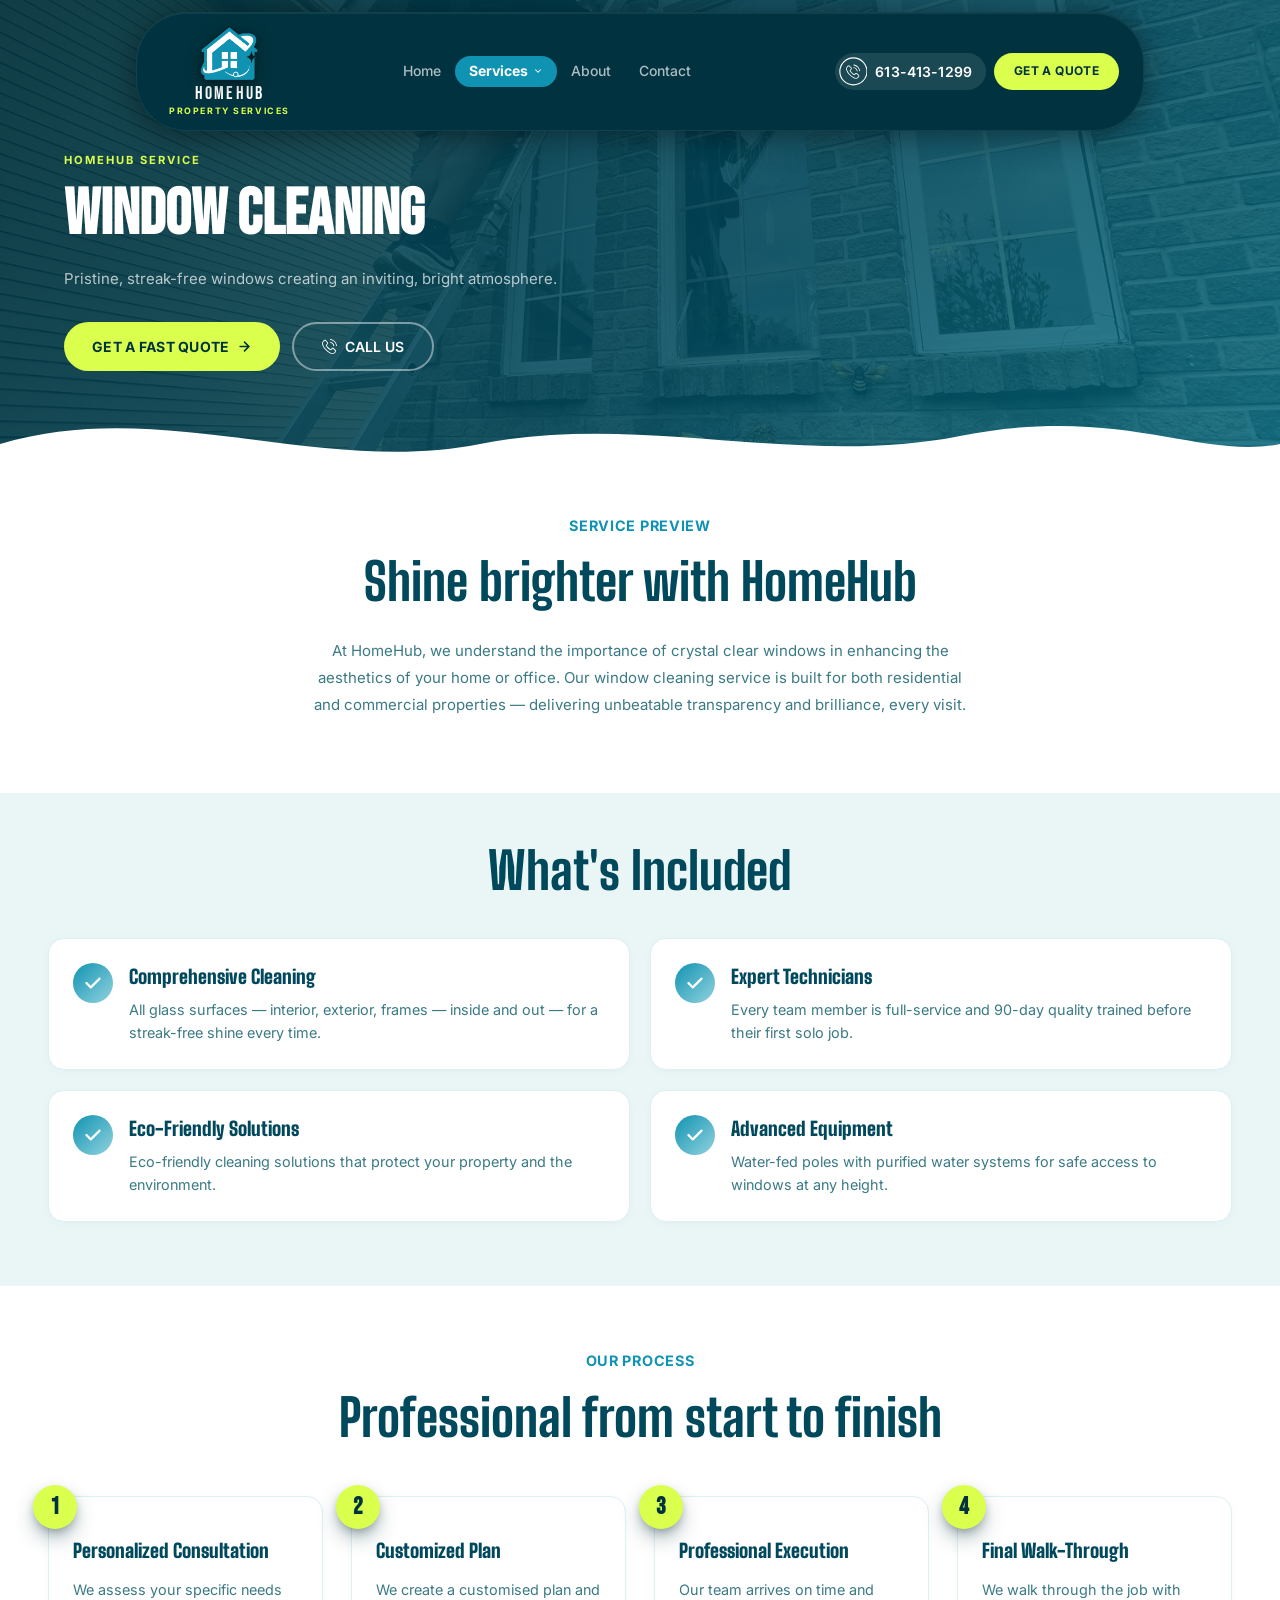
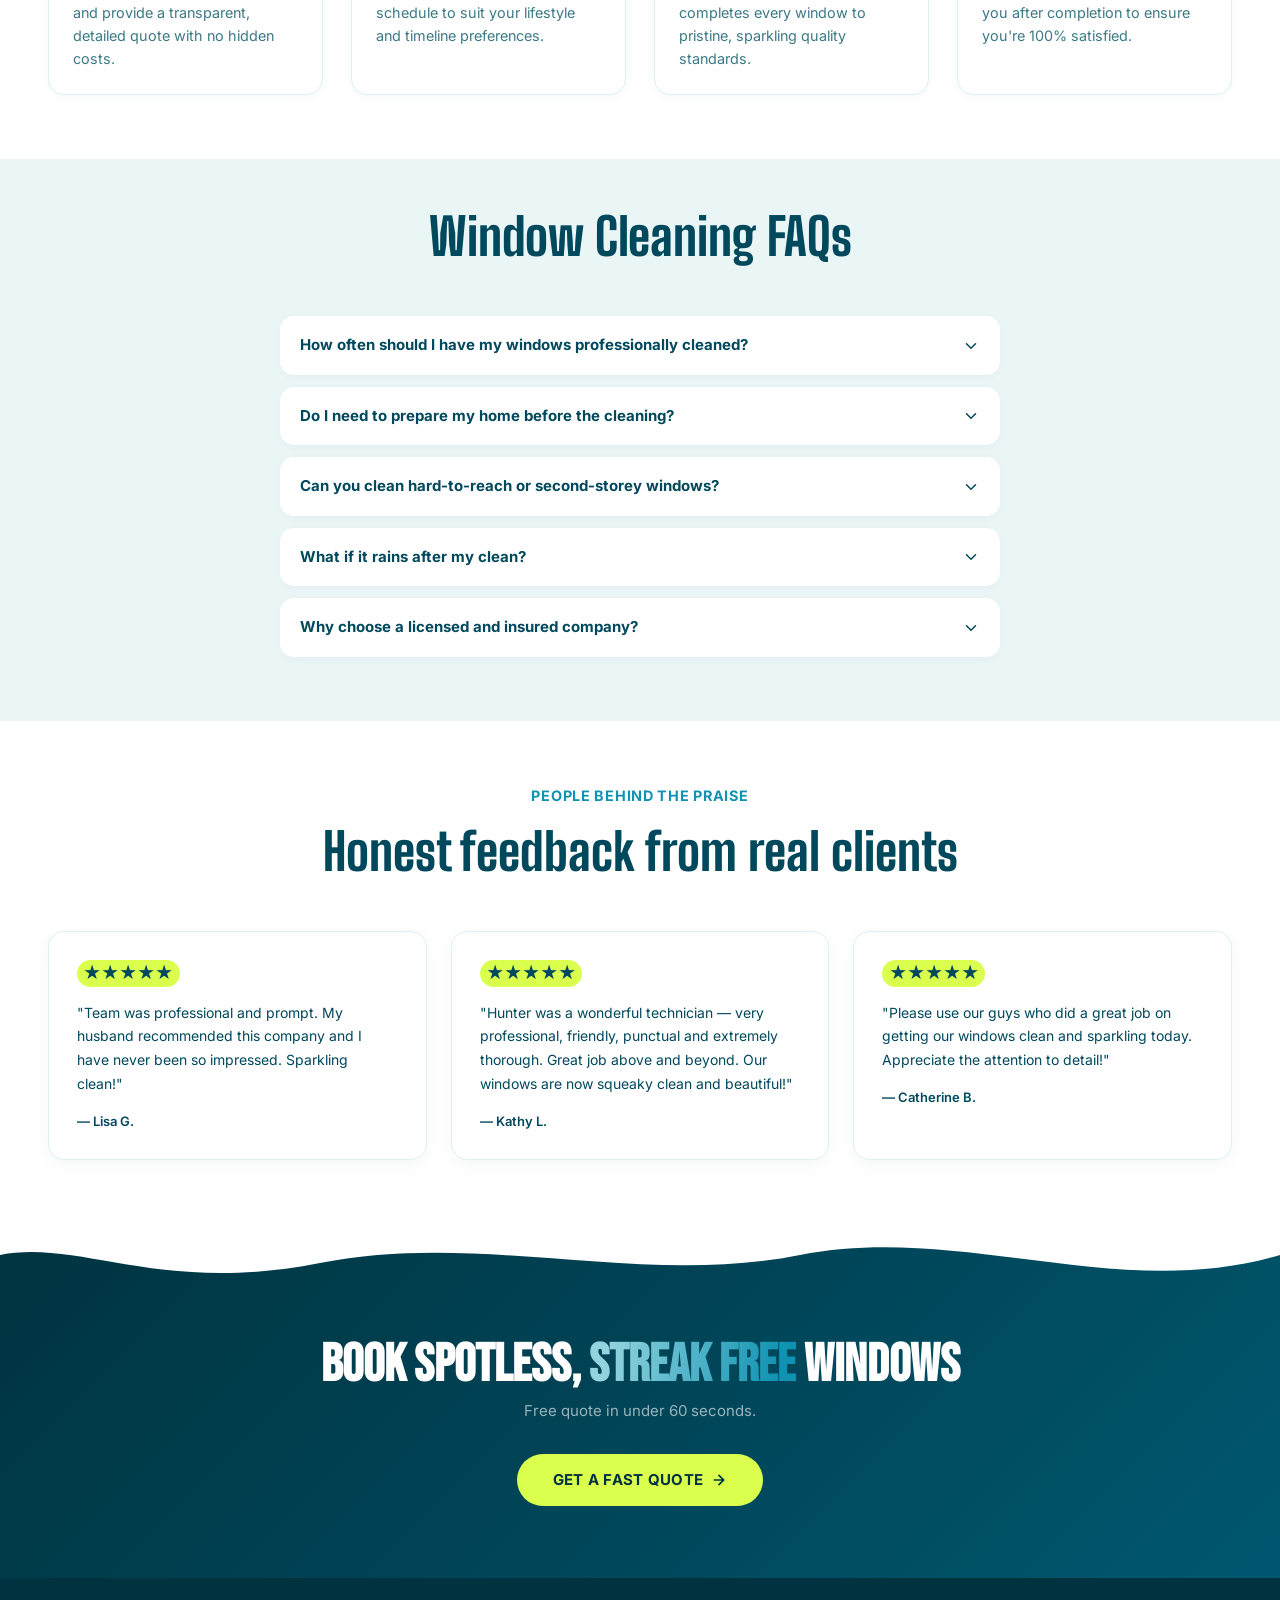
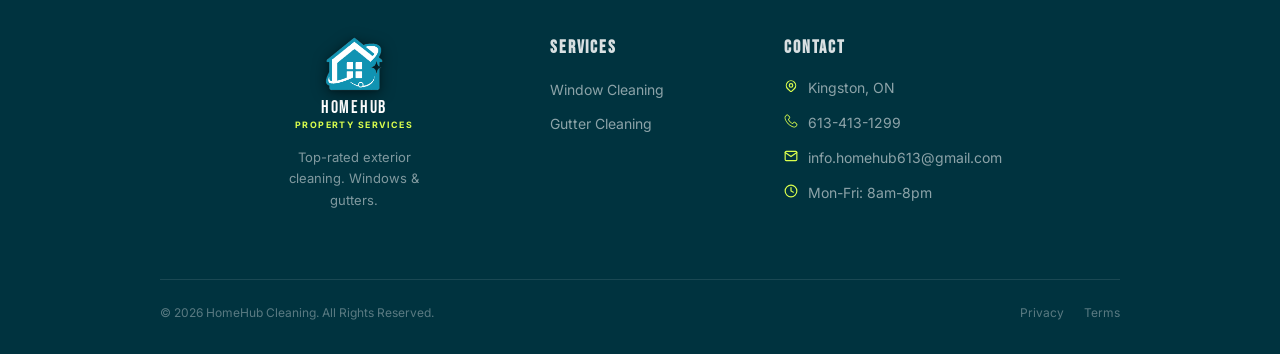
<file: services/window-cleaning.html>
<!DOCTYPE html>
<html lang="en">
<head>
  <meta charset="UTF-8">
  <meta name="viewport" content="width=device-width, initial-scale=1.0">
  <title>Window Cleaning — HomeHub Cleaning</title>
  <link rel="stylesheet" href="../styles.css">
  <link href="https://fonts.googleapis.com/css2?family=Bebas+Neue&family=Big+Shoulders+Display:wght@700;800;900&family=Inter:wght@300;400;500;600;700&display=swap" rel="stylesheet">
</head>
<body>

<!-- NAVBAR -->
<header class="navbar">
  <nav class="navbar-pill">
    <a href="/" class="navbar-logo">
      <div class="navbar-logo-icon"><img src="/assets/images/logo_icon.png" alt="HomeHub" /></div>
      <div><div class="navbar-logo-name">HOMEHUB</div><div class="navbar-logo-sub">Property Services</div></div>
    </a>
    <div class="navbar-links">
      <a href="/" class="nav-pill">Home</a><div class="nav-item-dropdown"><a class="nav-pill-active nav-dropdown-trigger" role="button" tabindex="0" aria-haspopup="true">Services<svg class="nav-dropdown-caret" width="10" height="10" viewBox="0 0 24 24" fill="none" stroke="currentColor" stroke-width="2.5" stroke-linecap="round" stroke-linejoin="round"><path d="M6 9l6 6 6-6"/></svg></a><div class="nav-dropdown-menu"><div class="nav-dropdown-menu-inner"><a href="/services/window-cleaning.html" class="nav-dropdown-link">Window Cleaning</a><a href="/services/gutter-cleaning.html" class="nav-dropdown-link">Gutter Cleaning</a></div></div></div>
      <a href="/about.html" class="nav-pill">About</a><a href="/contact.html" class="nav-pill">Contact</a>
    </div>
    <div class="navbar-right">
      <a href="tel:+16134131299" class="phone-btn"><span class="phone-btn-icon"><svg width="28.8" height="28.8" viewBox="0 0 50 51" fill="none" xmlns="http://www.w3.org/2000/svg"><circle cx="25" cy="25.481" r="24" stroke="currentColor" stroke-width="2"/><path d="M31.7579 28.9678C31.2461 28.4349 30.6287 28.15 29.9745 28.15C29.3255 28.15 28.7028 28.4296 28.1699 28.9625L26.5026 30.6246C26.3654 30.5507 26.2282 30.4821 26.0963 30.4135C25.9063 30.3186 25.7269 30.2289 25.5739 30.1339C24.0121 29.1419 22.5927 27.8492 21.2314 26.1766C20.5719 25.3429 20.1287 24.6411 19.8068 23.9288C20.2395 23.5331 20.6405 23.1215 21.0309 22.7258C21.1787 22.5781 21.3264 22.425 21.4741 22.2773C22.5822 21.1693 22.5822 19.7341 21.4741 18.626L20.0337 17.1856C19.8701 17.022 19.7013 16.8531 19.543 16.6843C19.2264 16.3572 18.894 16.0195 18.551 15.7029C18.0392 15.1963 17.4271 14.9272 16.7834 14.9272C16.1397 14.9272 15.5171 15.1963 14.9894 15.7029C14.9841 15.7082 14.9841 15.7082 14.9789 15.7134L13.1849 17.5232C12.5095 18.1986 12.1243 19.0217 12.0399 19.9768C11.9133 21.5175 12.367 22.9527 12.7153 23.8919C13.5701 26.1977 14.847 28.3346 16.7517 30.6246C19.0628 33.3842 21.8435 35.5633 25.0199 37.0988C26.2335 37.6739 27.8533 38.3546 29.6631 38.4706C29.774 38.4759 29.89 38.4812 29.9956 38.4812C31.2144 38.4812 32.238 38.0432 33.0401 37.1726C33.0453 37.1621 33.0559 37.1568 33.0612 37.1463C33.3355 36.8138 33.6521 36.5131 33.9845 36.1912C34.2114 35.9749 34.4436 35.748 34.6705 35.5106C35.1928 34.9671 35.4672 34.3339 35.4672 33.6849C35.4672 33.0306 35.1876 32.4028 34.6546 31.8751L31.7579 28.9678ZM33.6468 34.5239C33.6416 34.5239 33.6416 34.5292 33.6468 34.5239C33.4411 34.7455 33.23 34.946 33.0031 35.1676C32.6602 35.4947 32.3119 35.8377 31.9848 36.2229C31.4519 36.7927 30.824 37.0618 30.0008 37.0618C29.9217 37.0618 29.8373 37.0618 29.7581 37.0566C28.191 36.9563 26.7347 36.3442 25.6425 35.8219C22.6561 34.3761 20.0337 32.3236 17.8545 29.7223C16.0553 27.5537 14.8522 25.5487 14.0555 23.3959C13.5648 22.0821 13.3854 21.0584 13.4645 20.0929C13.5173 19.4755 13.7547 18.9637 14.1927 18.5258L15.9919 16.7265C16.2505 16.4838 16.5249 16.3519 16.794 16.3519C17.1264 16.3519 17.3955 16.5524 17.5643 16.7212C17.5696 16.7265 17.5749 16.7318 17.5801 16.7371C17.902 17.0378 18.208 17.3491 18.5299 17.6815C18.6935 17.8504 18.8623 18.0192 19.0312 18.1934L20.4716 19.6338C21.0309 20.1931 21.0309 20.7102 20.4716 21.2695C20.3186 21.4225 20.1709 21.5755 20.0178 21.7233C19.5746 22.177 19.1525 22.5992 18.6935 23.0107C18.6829 23.0213 18.6724 23.0266 18.6671 23.0371C18.2133 23.4909 18.2977 23.9341 18.3927 24.2349C18.398 24.2507 18.4033 24.2665 18.4085 24.2823C18.7832 25.1899 19.3108 26.0447 20.1128 27.063L20.1181 27.0683C21.5744 28.8623 23.1098 30.2605 24.8036 31.3316C25.0199 31.4688 25.2415 31.5796 25.4526 31.6852C25.6425 31.7801 25.8219 31.8698 25.9749 31.9648C25.996 31.9754 26.0171 31.9912 26.0382 32.0017C26.2176 32.0914 26.3865 32.1337 26.5606 32.1337C26.9986 32.1337 27.2729 31.8593 27.3626 31.7696L29.1672 29.965C29.3466 29.7856 29.6315 29.5693 29.9639 29.5693C30.291 29.5693 30.5601 29.7751 30.7237 29.9545C30.729 29.9598 30.729 29.9598 30.7343 29.965L33.6416 32.8724C34.185 33.4105 34.185 33.9646 33.6468 34.5239Z" fill="currentColor"/><path d="M25.5106 19.4278C26.893 19.6599 28.1488 20.3142 29.1513 21.3167C30.1538 22.3193 30.8028 23.575 31.0403 24.9575C31.0983 25.3057 31.3991 25.5484 31.742 25.5484C31.7842 25.5484 31.8212 25.5431 31.8634 25.5379C32.2538 25.4746 32.5124 25.1052 32.4491 24.7147C32.1641 23.0421 31.3727 21.5172 30.1644 20.3089C28.9561 19.1006 27.4312 18.3092 25.7586 18.0242C25.3681 17.9609 25.004 18.2195 24.9355 18.6047C24.8669 18.9898 25.1201 19.3645 25.5106 19.4278Z" fill="currentColor"/><path d="M36.971 24.509C36.5014 21.7547 35.2034 19.2484 33.2089 17.2539C31.2144 15.2594 28.7081 13.9614 25.9538 13.4918C25.5687 13.4232 25.2046 13.687 25.136 14.0722C25.0727 14.4627 25.3312 14.8268 25.7217 14.8953C28.1805 15.3122 30.423 16.4783 32.2064 18.2564C33.9898 20.0399 35.1506 22.2823 35.5675 24.7411C35.6255 25.0894 35.9263 25.3321 36.2692 25.3321C36.3115 25.3321 36.3484 25.3268 36.3906 25.3216C36.7758 25.2635 37.0396 24.8942 36.971 24.509Z" fill="currentColor"/></svg></span><span class="phone-btn-number">613-413-1299</span></a>
      <a href="/contact.html" class="btn-nav-quote">GET A QUOTE</a>
      <button class="nav-toggle" id="navToggle" type="button" aria-label="Open menu" aria-expanded="false" aria-controls="mobileMenu"><span class="nav-toggle-bar"></span><span class="nav-toggle-bar"></span><span class="nav-toggle-bar"></span></button>
    </div>
    <div class="mobile-menu" id="mobileMenu">
      <p class="mobile-menu-group-label">Services</p>
      <a href="/services/window-cleaning.html" class="mobile-menu-link mobile-menu-link-sub">Window Cleaning</a>
      <a href="/services/gutter-cleaning.html" class="mobile-menu-link mobile-menu-link-sub">Gutter Cleaning</a>
      <div class="mobile-menu-divider"></div>
      <a href="/" class="mobile-menu-link">Home</a>
      <a href="/about.html" class="mobile-menu-link">About</a>
      <a href="/contact.html" class="mobile-menu-link">Contact</a>
      <div class="mobile-menu-ctas">
        <a href="/contact.html" class="btn-lime">GET A QUOTE <svg width="15" height="15" viewBox="0 0 24 24" fill="none" stroke="currentColor" stroke-width="2.5" stroke-linecap="round"><path d="M5 12h14M12 5l7 7-7 7" /></svg></a>
        <a href="tel:+16134131299" class="btn-outline-white"><svg width="15" height="15" viewBox="12 13.481 25 25" fill="none" xmlns="http://www.w3.org/2000/svg"><path d="M31.7579 28.9678C31.2461 28.4349 30.6287 28.15 29.9745 28.15C29.3255 28.15 28.7028 28.4296 28.1699 28.9625L26.5026 30.6246C26.3654 30.5507 26.2282 30.4821 26.0963 30.4135C25.9063 30.3186 25.7269 30.2289 25.5739 30.1339C24.0121 29.1419 22.5927 27.8492 21.2314 26.1766C20.5719 25.3429 20.1287 24.6411 19.8068 23.9288C20.2395 23.5331 20.6405 23.1215 21.0309 22.7258C21.1787 22.5781 21.3264 22.425 21.4741 22.2773C22.5822 21.1693 22.5822 19.7341 21.4741 18.626L20.0337 17.1856C19.8701 17.022 19.7013 16.8531 19.543 16.6843C19.2264 16.3572 18.894 16.0195 18.551 15.7029C18.0392 15.1963 17.4271 14.9272 16.7834 14.9272C16.1397 14.9272 15.5171 15.1963 14.9894 15.7029C14.9841 15.7082 14.9841 15.7082 14.9789 15.7134L13.1849 17.5232C12.5095 18.1986 12.1243 19.0217 12.0399 19.9768C11.9133 21.5175 12.367 22.9527 12.7153 23.8919C13.5701 26.1977 14.847 28.3346 16.7517 30.6246C19.0628 33.3842 21.8435 35.5633 25.0199 37.0988C26.2335 37.6739 27.8533 38.3546 29.6631 38.4706C29.774 38.4759 29.89 38.4812 29.9956 38.4812C31.2144 38.4812 32.238 38.0432 33.0401 37.1726C33.0453 37.1621 33.0559 37.1568 33.0612 37.1463C33.3355 36.8138 33.6521 36.5131 33.9845 36.1912C34.2114 35.9749 34.4436 35.748 34.6705 35.5106C35.1928 34.9671 35.4672 34.3339 35.4672 33.6849C35.4672 33.0306 35.1876 32.4028 34.6546 31.8751L31.7579 28.9678ZM33.6468 34.5239C33.6416 34.5239 33.6416 34.5292 33.6468 34.5239C33.4411 34.7455 33.23 34.946 33.0031 35.1676C32.6602 35.4947 32.3119 35.8377 31.9848 36.2229C31.4519 36.7927 30.824 37.0618 30.0008 37.0618C29.9217 37.0618 29.8373 37.0618 29.7581 37.0566C28.191 36.9563 26.7347 36.3442 25.6425 35.8219C22.6561 34.3761 20.0337 32.3236 17.8545 29.7223C16.0553 27.5537 14.8522 25.5487 14.0555 23.3959C13.5648 22.0821 13.3854 21.0584 13.4645 20.0929C13.5173 19.4755 13.7547 18.9637 14.1927 18.5258L15.9919 16.7265C16.2505 16.4838 16.5249 16.3519 16.794 16.3519C17.1264 16.3519 17.3955 16.5524 17.5643 16.7212C17.5696 16.7265 17.5749 16.7318 17.5801 16.7371C17.902 17.0378 18.208 17.3491 18.5299 17.6815C18.6935 17.8504 18.8623 18.0192 19.0312 18.1934L20.4716 19.6338C21.0309 20.1931 21.0309 20.7102 20.4716 21.2695C20.3186 21.4225 20.1709 21.5755 20.0178 21.7233C19.5746 22.177 19.1525 22.5992 18.6935 23.0107C18.6829 23.0213 18.6724 23.0266 18.6671 23.0371C18.2133 23.4909 18.2977 23.9341 18.3927 24.2349C18.398 24.2507 18.4033 24.2665 18.4085 24.2823C18.7832 25.1899 19.3108 26.0447 20.1128 27.063L20.1181 27.0683C21.5744 28.8623 23.1098 30.2605 24.8036 31.3316C25.0199 31.4688 25.2415 31.5796 25.4526 31.6852C25.6425 31.7801 25.8219 31.8698 25.9749 31.9648C25.996 31.9754 26.0171 31.9912 26.0382 32.0017C26.2176 32.0914 26.3865 32.1337 26.5606 32.1337C26.9986 32.1337 27.2729 31.8593 27.3626 31.7696L29.1672 29.965C29.3466 29.7856 29.6315 29.5693 29.9639 29.5693C30.291 29.5693 30.5601 29.7751 30.7237 29.9545C30.729 29.9598 30.729 29.9598 30.7343 29.965L33.6416 32.8724C34.185 33.4105 34.185 33.9646 33.6468 34.5239Z" fill="currentColor"/><path d="M25.5106 19.4278C26.893 19.6599 28.1488 20.3142 29.1513 21.3167C30.1538 22.3193 30.8028 23.575 31.0403 24.9575C31.0983 25.3057 31.3991 25.5484 31.742 25.5484C31.7842 25.5484 31.8212 25.5431 31.8634 25.5379C32.2538 25.4746 32.5124 25.1052 32.4491 24.7147C32.1641 23.0421 31.3727 21.5172 30.1644 20.3089C28.9561 19.1006 27.4312 18.3092 25.7586 18.0242C25.3681 17.9609 25.004 18.2195 24.9355 18.6047C24.8669 18.9898 25.1201 19.3645 25.5106 19.4278Z" fill="currentColor"/><path d="M36.971 24.509C36.5014 21.7547 35.2034 19.2484 33.2089 17.2539C31.2144 15.2594 28.7081 13.9614 25.9538 13.4918C25.5687 13.4232 25.2046 13.687 25.136 14.0722C25.0727 14.4627 25.3312 14.8268 25.7217 14.8953C28.1805 15.3122 30.423 16.4783 32.2064 18.2564C33.9898 20.0399 35.1506 22.2823 35.5675 24.7411C35.6255 25.0894 35.9263 25.3321 36.2692 25.3321C36.3115 25.3321 36.3484 25.3268 36.3906 25.3216C36.7758 25.2635 37.0396 24.8942 36.971 24.509Z" fill="currentColor"/></svg> CALL US</a>
      </div>
    </div>
  </nav>
</header>

<!-- PAGE HERO -->
<section class="page-hero page-hero-photo">
  <img class="page-hero-photo-img" src="/assets/images/T2.jpeg" alt="Window cleaning in progress">
  <div class="page-hero-photo-overlay"></div>
  <div class="hero-dot-bg"></div>
  <div class="container" style="padding-top:4rem;padding-bottom:4rem;position:relative;z-index:3;">
    <p class="page-hero-eyebrow">HOMEHUB SERVICE</p>
    <h1 class="page-hero-title">Window Cleaning</h1>
    <p class="page-hero-body">Pristine, streak-free windows creating an inviting, bright atmosphere.</p>
    <div class="hero-btns">
      <a href="/contact.html" class="btn-lime">GET A FAST QUOTE <svg width="15" height="15" viewBox="0 0 24 24" fill="none" stroke="currentColor" stroke-width="2.5" stroke-linecap="round"><path d="M5 12h14M12 5l7 7-7 7"/></svg></a>
      <a href="tel:+16134131299" class="btn-outline-white"><svg width="15" height="15" viewBox="12 13.481 25 25" fill="none" xmlns="http://www.w3.org/2000/svg"><path d="M31.7579 28.9678C31.2461 28.4349 30.6287 28.15 29.9745 28.15C29.3255 28.15 28.7028 28.4296 28.1699 28.9625L26.5026 30.6246C26.3654 30.5507 26.2282 30.4821 26.0963 30.4135C25.9063 30.3186 25.7269 30.2289 25.5739 30.1339C24.0121 29.1419 22.5927 27.8492 21.2314 26.1766C20.5719 25.3429 20.1287 24.6411 19.8068 23.9288C20.2395 23.5331 20.6405 23.1215 21.0309 22.7258C21.1787 22.5781 21.3264 22.425 21.4741 22.2773C22.5822 21.1693 22.5822 19.7341 21.4741 18.626L20.0337 17.1856C19.8701 17.022 19.7013 16.8531 19.543 16.6843C19.2264 16.3572 18.894 16.0195 18.551 15.7029C18.0392 15.1963 17.4271 14.9272 16.7834 14.9272C16.1397 14.9272 15.5171 15.1963 14.9894 15.7029C14.9841 15.7082 14.9841 15.7082 14.9789 15.7134L13.1849 17.5232C12.5095 18.1986 12.1243 19.0217 12.0399 19.9768C11.9133 21.5175 12.367 22.9527 12.7153 23.8919C13.5701 26.1977 14.847 28.3346 16.7517 30.6246C19.0628 33.3842 21.8435 35.5633 25.0199 37.0988C26.2335 37.6739 27.8533 38.3546 29.6631 38.4706C29.774 38.4759 29.89 38.4812 29.9956 38.4812C31.2144 38.4812 32.238 38.0432 33.0401 37.1726C33.0453 37.1621 33.0559 37.1568 33.0612 37.1463C33.3355 36.8138 33.6521 36.5131 33.9845 36.1912C34.2114 35.9749 34.4436 35.748 34.6705 35.5106C35.1928 34.9671 35.4672 34.3339 35.4672 33.6849C35.4672 33.0306 35.1876 32.4028 34.6546 31.8751L31.7579 28.9678ZM33.6468 34.5239C33.6416 34.5239 33.6416 34.5292 33.6468 34.5239C33.4411 34.7455 33.23 34.946 33.0031 35.1676C32.6602 35.4947 32.3119 35.8377 31.9848 36.2229C31.4519 36.7927 30.824 37.0618 30.0008 37.0618C29.9217 37.0618 29.8373 37.0618 29.7581 37.0566C28.191 36.9563 26.7347 36.3442 25.6425 35.8219C22.6561 34.3761 20.0337 32.3236 17.8545 29.7223C16.0553 27.5537 14.8522 25.5487 14.0555 23.3959C13.5648 22.0821 13.3854 21.0584 13.4645 20.0929C13.5173 19.4755 13.7547 18.9637 14.1927 18.5258L15.9919 16.7265C16.2505 16.4838 16.5249 16.3519 16.794 16.3519C17.1264 16.3519 17.3955 16.5524 17.5643 16.7212C17.5696 16.7265 17.5749 16.7318 17.5801 16.7371C17.902 17.0378 18.208 17.3491 18.5299 17.6815C18.6935 17.8504 18.8623 18.0192 19.0312 18.1934L20.4716 19.6338C21.0309 20.1931 21.0309 20.7102 20.4716 21.2695C20.3186 21.4225 20.1709 21.5755 20.0178 21.7233C19.5746 22.177 19.1525 22.5992 18.6935 23.0107C18.6829 23.0213 18.6724 23.0266 18.6671 23.0371C18.2133 23.4909 18.2977 23.9341 18.3927 24.2349C18.398 24.2507 18.4033 24.2665 18.4085 24.2823C18.7832 25.1899 19.3108 26.0447 20.1128 27.063L20.1181 27.0683C21.5744 28.8623 23.1098 30.2605 24.8036 31.3316C25.0199 31.4688 25.2415 31.5796 25.4526 31.6852C25.6425 31.7801 25.8219 31.8698 25.9749 31.9648C25.996 31.9754 26.0171 31.9912 26.0382 32.0017C26.2176 32.0914 26.3865 32.1337 26.5606 32.1337C26.9986 32.1337 27.2729 31.8593 27.3626 31.7696L29.1672 29.965C29.3466 29.7856 29.6315 29.5693 29.9639 29.5693C30.291 29.5693 30.5601 29.7751 30.7237 29.9545C30.729 29.9598 30.729 29.9598 30.7343 29.965L33.6416 32.8724C34.185 33.4105 34.185 33.9646 33.6468 34.5239Z" fill="currentColor"/><path d="M25.5106 19.4278C26.893 19.6599 28.1488 20.3142 29.1513 21.3167C30.1538 22.3193 30.8028 23.575 31.0403 24.9575C31.0983 25.3057 31.3991 25.5484 31.742 25.5484C31.7842 25.5484 31.8212 25.5431 31.8634 25.5379C32.2538 25.4746 32.5124 25.1052 32.4491 24.7147C32.1641 23.0421 31.3727 21.5172 30.1644 20.3089C28.9561 19.1006 27.4312 18.3092 25.7586 18.0242C25.3681 17.9609 25.004 18.2195 24.9355 18.6047C24.8669 18.9898 25.1201 19.3645 25.5106 19.4278Z" fill="currentColor"/><path d="M36.971 24.509C36.5014 21.7547 35.2034 19.2484 33.2089 17.2539C31.2144 15.2594 28.7081 13.9614 25.9538 13.4918C25.5687 13.4232 25.2046 13.687 25.136 14.0722C25.0727 14.4627 25.3312 14.8268 25.7217 14.8953C28.1805 15.3122 30.423 16.4783 32.2064 18.2564C33.9898 20.0399 35.1506 22.2823 35.5675 24.7411C35.6255 25.0894 35.9263 25.3321 36.2692 25.3321C36.3115 25.3321 36.3484 25.3268 36.3906 25.3216C36.7758 25.2635 37.0396 24.8942 36.971 24.509Z" fill="currentColor"/></svg>CALL US</a>
    </div>
  </div>
  <div class="wave-bottom"><svg viewBox="0 0 1440 80" preserveAspectRatio="none" style="width:100%;height:80px;display:block" fill="white"><path d="M0,48 C180,0 360,80 540,48 C720,16 900,72 1080,40 C1260,8 1350,64 1440,48 L1440,80 L0,80 Z"/></svg></div>
</section>

<!-- SERVICE PREVIEW -->
<section class="section section-white service-preview-section">
  <div class="container-md">
    <div class="section-header-tight">
      <p class="eyebrow">SERVICE PREVIEW</p>
      <h2 class="section-title">Shine brighter with HomeHub</h2>
    </div>
    <p class="section-body text-center" style="max-width:42rem;margin:0 auto;">At HomeHub, we understand the importance of crystal clear windows in enhancing the aesthetics of your home or office. Our window cleaning service is built for both residential and commercial properties — delivering unbeatable transparency and brilliance, every visit.</p>
  </div>
</section>

<!-- WHAT'S INCLUDED -->
<section class="section section-muted">
  <div class="container-md">
    <h3 class="subsection-title">What's Included</h3>
    <div class="feature-grid">
      <div class="feature-box"><div class="feature-icon"><svg width="22" height="22" viewBox="0 0 20 20" fill="white"><path fill-rule="evenodd" d="M16.707 5.293a1 1 0 010 1.414l-8 8a1 1 0 01-1.414 0l-4-4a1 1 0 011.414-1.414L8 12.586l7.293-7.293a1 1 0 011.414 0z" clip-rule="evenodd"/></svg></div><div><h4 class="feature-title">Comprehensive Cleaning</h4><p class="feature-desc">All glass surfaces — interior, exterior, frames — inside and out — for a streak-free shine every time.</p></div></div>
      <div class="feature-box"><div class="feature-icon"><svg width="22" height="22" viewBox="0 0 20 20" fill="white"><path fill-rule="evenodd" d="M16.707 5.293a1 1 0 010 1.414l-8 8a1 1 0 01-1.414 0l-4-4a1 1 0 011.414-1.414L8 12.586l7.293-7.293a1 1 0 011.414 0z" clip-rule="evenodd"/></svg></div><div><h4 class="feature-title">Expert Technicians</h4><p class="feature-desc">Every team member is full-service and 90-day quality trained before their first solo job.</p></div></div>
      <div class="feature-box"><div class="feature-icon"><svg width="22" height="22" viewBox="0 0 20 20" fill="white"><path fill-rule="evenodd" d="M16.707 5.293a1 1 0 010 1.414l-8 8a1 1 0 01-1.414 0l-4-4a1 1 0 011.414-1.414L8 12.586l7.293-7.293a1 1 0 011.414 0z" clip-rule="evenodd"/></svg></div><div><h4 class="feature-title">Eco-Friendly Solutions</h4><p class="feature-desc">Eco-friendly cleaning solutions that protect your property and the environment.</p></div></div>
      <div class="feature-box"><div class="feature-icon"><svg width="22" height="22" viewBox="0 0 20 20" fill="white"><path fill-rule="evenodd" d="M16.707 5.293a1 1 0 010 1.414l-8 8a1 1 0 01-1.414 0l-4-4a1 1 0 011.414-1.414L8 12.586l7.293-7.293a1 1 0 011.414 0z" clip-rule="evenodd"/></svg></div><div><h4 class="feature-title">Advanced Equipment</h4><p class="feature-desc">Water-fed poles with purified water systems for safe access to windows at any height.</p></div></div>
    </div>
  </div>
</section>

<!-- OUR PROCESS -->
<section class="section section-white our-process-section">
  <div class="container-md">
    <p class="eyebrow text-center">OUR PROCESS</p>
    <h3 class="subsection-title" style="margin-bottom:2.5rem;">Professional from start to finish</h3>
    <div class="steps-grid">
      <div class="step-item"><div class="step-circle">1</div><h4 class="step-title">Personalized Consultation</h4><p class="step-desc">We assess your specific needs and provide a transparent, detailed quote with no hidden costs.</p></div>
      <div class="step-item"><div class="step-circle">2</div><h4 class="step-title">Customized Plan</h4><p class="step-desc">We create a customised plan and schedule to suit your lifestyle and timeline preferences.</p></div>
      <div class="step-item"><div class="step-circle">3</div><h4 class="step-title">Professional Execution</h4><p class="step-desc">Our team arrives on time and completes every window to pristine, sparkling quality standards.</p></div>
      <div class="step-item"><div class="step-circle">4</div><h4 class="step-title">Final Walk-Through</h4><p class="step-desc">We walk through the job with you after completion to ensure you're 100% satisfied.</p></div>
    </div>
  </div>
</section>

<!-- FAQ -->
<section class="section section-muted">
  <div class="container-sm">
    <h2 class="subsection-title-lg">Window Cleaning FAQs</h2>
    <details class="faq-item"><summary>How often should I have my windows professionally cleaned? <svg width="18" height="18" viewBox="0 0 24 24" fill="none" stroke="currentColor" stroke-width="2" stroke-linecap="round"><path d="M6 9l6 6 6-6"/></svg></summary><p class="faq-answer">For most residential properties, we recommend a professional clean every 3–6 months. Commercial properties or homes near busy roads may benefit from more frequent cleanings.</p></details>
    <details class="faq-item"><summary>Do I need to prepare my home before the cleaning? <svg width="18" height="18" viewBox="0 0 24 24" fill="none" stroke="currentColor" stroke-width="2" stroke-linecap="round"><path d="M6 9l6 6 6-6"/></svg></summary><p class="faq-answer">Just unlock any gates and make sure we can access exterior windows. For interior cleaning, remove any fragile items from window sills and pull back curtains or blinds.</p></details>
    <details class="faq-item"><summary>Can you clean hard-to-reach or second-storey windows? <svg width="18" height="18" viewBox="0 0 24 24" fill="none" stroke="currentColor" stroke-width="2" stroke-linecap="round"><path d="M6 9l6 6 6-6"/></svg></summary><p class="faq-answer">Absolutely. Our water-fed pole system reaches up to four storeys high, safely cleaning windows that would otherwise require ladders or scaffolding.</p></details>
    <details class="faq-item"><summary>What if it rains after my clean? <svg width="18" height="18" viewBox="0 0 24 24" fill="none" stroke="currentColor" stroke-width="2" stroke-linecap="round"><path d="M6 9l6 6 6-6"/></svg></summary><p class="faq-answer">Our pure water system leaves no residue on the glass, so rainwater actually helps rinse them clean rather than leaving spots.</p></details>
    <details class="faq-item"><summary>Why choose a licensed and insured company? <svg width="18" height="18" viewBox="0 0 24 24" fill="none" stroke="currentColor" stroke-width="2" stroke-linecap="round"><path d="M6 9l6 6 6-6"/></svg></summary><p class="faq-answer">Licensing and insurance protect you as the homeowner. If anything is accidentally damaged or a worker is injured on your property, you're fully covered.</p></details>
  </div>
</section>

<!-- TESTIMONIALS -->
<section class="section section-white testimonials-section">
  <div class="container-md">
    <p class="eyebrow text-center">PEOPLE BEHIND THE PRAISE</p>
    <h2 class="subsection-title-lg">Honest feedback from real clients</h2>
    <div class="grid-3 mb-8">
      <div class="testimonial-card"><div class="stars"><span class="star">★</span><span class="star">★</span><span class="star">★</span><span class="star">★</span><span class="star">★</span></div><p class="testimonial-quote">"Team was professional and prompt. My husband recommended this company and I have never been so impressed. Sparkling clean!"</p><div class="testimonial-author">— Lisa G.</div></div>
      <div class="testimonial-card"><div class="stars"><span class="star">★</span><span class="star">★</span><span class="star">★</span><span class="star">★</span><span class="star">★</span></div><p class="testimonial-quote">"Hunter was a wonderful technician — very professional, friendly, punctual and extremely thorough. Great job above and beyond. Our windows are now squeaky clean and beautiful!"</p><div class="testimonial-author">— Kathy L.</div></div>
      <div class="testimonial-card"><div class="stars"><span class="star">★</span><span class="star">★</span><span class="star">★</span><span class="star">★</span><span class="star">★</span></div><p class="testimonial-quote">"Please use our guys who did a great job on getting our windows clean and sparkling today. Appreciate the attention to detail!"</p><div class="testimonial-author">— Catherine B.</div></div>
    </div>
  </div>
</section>

<!-- CTA -->
<section class="cta-section">
  <div class="wave-top"><svg viewBox="0 0 1440 80" preserveAspectRatio="none" style="width:100%;height:80px;display:block;transform:rotate(180deg)" fill="white"><path d="M0,48 C180,0 360,80 540,48 C720,16 900,72 1080,40 C1260,8 1350,64 1440,48 L1440,80 L0,80 Z"/></svg></div>
  <div class="container-sm" style="position:relative;">
    <h2 class="cta-title">Book Spotless, <span class="cta-title-accent">Streak Free</span> Windows</h2>
    <p class="cta-body">Free quote in under 60 seconds.</p>
    <a href="/contact.html" class="btn-lime" style="font-size:0.9375rem;padding:0.9rem 2.25rem;">GET A FAST QUOTE <svg width="16" height="16" viewBox="0 0 24 24" fill="none" stroke="currentColor" stroke-width="2.5" stroke-linecap="round"><path d="M5 12h14M12 5l7 7-7 7"/></svg></a>
  </div>
</section>

<!-- FOOTER -->
<footer class="footer">
  <div class="container">
    <div class="footer-grid">
      <div class="footer-col-brand"><a href="/" class="footer-logo"><div class="footer-logo-icon"><img src="/assets/images/logo_icon.png" alt="HomeHub" /></div><div class="footer-logo-text"><div class="footer-logo-name">HOMEHUB</div><div class="footer-logo-sub">Property Services</div></div></a><p class="footer-tagline">Top-rated exterior cleaning. Windows &amp; gutters.</p></div>
      <div><h4 class="footer-col-title">SERVICES</h4><ul class="footer-links"><li><a href="/services/window-cleaning.html">Window Cleaning</a></li><li><a href="/services/gutter-cleaning.html">Gutter Cleaning</a></li></ul></div>
      <div><h4 class="footer-col-title">CONTACT</h4><ul class="footer-contact-list"><li class="footer-contact-item"><svg width="14" height="14" viewBox="0 0 24 24" fill="none" stroke="#DBFF4D" stroke-width="2" stroke-linecap="round" style="flex-shrink:0;margin-top:2px"><path d="M17.657 16.657L13.414 20.9a1.998 1.998 0 01-2.827 0l-4.244-4.243a8 8 0 1111.314 0z"/><path d="M15 11a3 3 0 11-6 0 3 3 0 016 0z"/></svg><span>Kingston, ON</span></li><li class="footer-contact-item"><svg width="14" height="14" viewBox="10.9 13.9 25.6 25.6" fill="#DBFF4D" style="flex-shrink:0;margin-top:2px"><path d="M31.7579 28.9678C31.2461 28.4349 30.6287 28.15 29.9745 28.15C29.3255 28.15 28.7028 28.4296 28.1699 28.9625L26.5026 30.6246C26.3654 30.5507 26.2282 30.4821 26.0963 30.4135C25.9063 30.3186 25.7269 30.2289 25.5739 30.1339C24.0121 29.1419 22.5927 27.8492 21.2314 26.1766C20.5719 25.3429 20.1287 24.6411 19.8068 23.9288C20.2395 23.5331 20.6405 23.1215 21.0309 22.7258C21.1787 22.5781 21.3264 22.425 21.4741 22.2773C22.5822 21.1693 22.5822 19.7341 21.4741 18.626L20.0337 17.1856C19.8701 17.022 19.7013 16.8531 19.543 16.6843C19.2264 16.3572 18.894 16.0195 18.551 15.7029C18.0392 15.1963 17.4271 14.9272 16.7834 14.9272C16.1397 14.9272 15.5171 15.1963 14.9894 15.7029C14.9841 15.7082 14.9841 15.7082 14.9789 15.7134L13.1849 17.5232C12.5095 18.1986 12.1243 19.0217 12.0399 19.9768C11.9133 21.5175 12.367 22.9527 12.7153 23.8919C13.5701 26.1977 14.847 28.3346 16.7517 30.6246C19.0628 33.3842 21.8435 35.5633 25.0199 37.0988C26.2335 37.6739 27.8533 38.3546 29.6631 38.4706C29.774 38.4759 29.89 38.4812 29.9956 38.4812C31.2144 38.4812 32.238 38.0432 33.0401 37.1726C33.0453 37.1621 33.0559 37.1568 33.0612 37.1463C33.3355 36.8138 33.6521 36.5131 33.9845 36.1912C34.2114 35.9749 34.4436 35.748 34.6705 35.5106C35.1928 34.9671 35.4672 34.3339 35.4672 33.6849C35.4672 33.0306 35.1876 32.4028 34.6546 31.8751L31.7579 28.9678ZM33.6468 34.5239C33.6416 34.5239 33.6416 34.5292 33.6468 34.5239C33.4411 34.7455 33.23 34.946 33.0031 35.1676C32.6602 35.4947 32.3119 35.8377 31.9848 36.2229C31.4519 36.7927 30.824 37.0618 30.0008 37.0618C29.9217 37.0618 29.8373 37.0618 29.7581 37.0566C28.191 36.9563 26.7347 36.3442 25.6425 35.8219C22.6561 34.3761 20.0337 32.3236 17.8545 29.7223C16.0553 27.5537 14.8522 25.5487 14.0555 23.3959C13.5648 22.0821 13.3854 21.0584 13.4645 20.0929C13.5173 19.4755 13.7547 18.9637 14.1927 18.5258L15.9919 16.7265C16.2505 16.4838 16.5249 16.3519 16.794 16.3519C17.1264 16.3519 17.3955 16.5524 17.5643 16.7212C17.5696 16.7265 17.5749 16.7318 17.5801 16.7371C17.902 17.0378 18.208 17.3491 18.5299 17.6815C18.6935 17.8504 18.8623 18.0192 19.0312 18.1934L20.4716 19.6338C21.0309 20.1931 21.0309 20.7102 20.4716 21.2695C20.3186 21.4225 20.1709 21.5755 20.0178 21.7233C19.5746 22.177 19.1525 22.5992 18.6935 23.0107C18.6829 23.0213 18.6724 23.0266 18.6671 23.0371C18.2133 23.4909 18.2977 23.9341 18.3927 24.2349C18.398 24.2507 18.4033 24.2665 18.4085 24.2823C18.7832 25.1899 19.3108 26.0447 20.1128 27.063L20.1181 27.0683C21.5744 28.8623 23.1098 30.2605 24.8036 31.3316C25.0199 31.4688 25.2415 31.5796 25.4526 31.6852C25.6425 31.7801 25.8219 31.8698 25.9749 31.9648C25.996 31.9754 26.0171 31.9912 26.0382 32.0017C26.2176 32.0914 26.3865 32.1337 26.5606 32.1337C26.9986 32.1337 27.2729 31.8593 27.3626 31.7696L29.1672 29.965C29.3466 29.7856 29.6315 29.5693 29.9639 29.5693C30.291 29.5693 30.5601 29.7751 30.7237 29.9545C30.729 29.9598 30.729 29.9598 30.7343 29.965L33.6416 32.8724C34.185 33.4105 34.185 33.9646 33.6468 34.5239Z"/></svg><a href="tel:+16134131299">613-413-1299</a></li><li class="footer-contact-item"><svg width="14" height="14" viewBox="0 0 24 24" fill="none" stroke="#DBFF4D" stroke-width="2" stroke-linecap="round" style="flex-shrink:0;margin-top:2px"><path d="M4 4h16c1.1 0 2 .9 2 2v12c0 1.1-.9 2-2 2H4c-1.1 0-2-.9-2-2V6c0-1.1.9-2 2-2z"/><polyline points="22,6 12,13 2,6"/></svg><a href="mailto:info.homehub613@gmail.com">info.homehub613@gmail.com</a></li><li class="footer-contact-item"><svg width="14" height="14" viewBox="0 0 24 24" fill="none" stroke="#DBFF4D" stroke-width="2" stroke-linecap="round" style="flex-shrink:0;margin-top:2px"><circle cx="12" cy="12" r="10"/><polyline points="12 6 12 12 16 14"/></svg><span>Mon-Fri: 8am-8pm</span></li></ul></div>
    </div>
    <div class="footer-bottom"><p class="footer-copy">© 2026 HomeHub Cleaning. All Rights Reserved.</p><div class="footer-legal"><a href="#">Privacy</a><a href="#">Terms</a></div></div>
  </div>
</footer>

<script src="/nav.js" defer></script>
</body>
</html>
</file>
<file: styles.css>
/* ============================================================
   HOMEHUB CLEANING — Main Stylesheet
   ============================================================ */

/* ── Custom Properties ──────────────────────────────────────── */
:root {
  --deep:      #00485C;
  --deep-dark: #00333f;
  --primary:   #1093B2;
  --accent:    #DBFF4D;
  --muted:     #EAF5F6;
  --muted-fg:  #3B7A85;
  --secondary: #92D3DE;
  --border:    #ddf0f2;

  --font-display: 'Bebas Neue', Impact, system-ui, sans-serif;
  --font-display-mixed: 'Big Shoulders Display', 'Bebas Neue', Impact, system-ui, sans-serif;
  --font-script:  'Bebas Neue', Impact, system-ui, sans-serif;
  --font-body:    'Inter', system-ui, sans-serif;

  --shadow-card: 0 4px 20px -4px rgba(0,72,92,0.12);
  --shadow-card-hover: 0 16px 40px -8px rgba(0,72,92,0.22);
  --radius: 1rem;
}

/* ── Reset & Base ───────────────────────────────────────────── */
*, *::before, *::after {
  box-sizing: border-box;
  margin: 0;
  padding: 0;
}
html {
  line-height: 1.5;
  scroll-behavior: smooth;
}
body {
  font-family: var(--font-body);
  color: var(--deep);
  background: white;
  -webkit-font-smoothing: antialiased;
  -moz-osx-font-smoothing: grayscale;
}
img {
  max-width: 100%;
  display: block;
}
a { text-decoration: none; }
button { font-family: inherit; }

/* ── Typography helpers ─────────────────────────────────────── */
.font-display { font-family: var(--font-display); }
.font-script {
  font-family: var(--font-display-mixed);
}
.eyebrow {
  font-size: 0.9rem;
  font-weight: 700;
  letter-spacing: 0.05em;
  text-transform: uppercase;
  color: var(--primary);
  margin-bottom: 0.5rem;
}
.eyebrow-light { color: var(--secondary); }

/* ── Layout ─────────────────────────────────────────────────── */
.container {
  width: 100%;
  max-width: 75rem;
  margin: 0 auto;
  padding: 0 1.5rem;
}
.container-md {
  max-width: 78rem;
  margin: 0 auto;
  padding: 0 1.5rem;
  width: 100%;
}
.container-sm {
  max-width: 48rem;
  margin: 0 auto;
  padding: 0 1.5rem;
  width: 100%;
}
.container-wide {
  width: 100%;
  max-width: 78rem;
  margin: 0 auto;
  padding: 0 1.5rem;
}

/* ── Buttons ────────────────────────────────────────────────── */
.btn-lime {
  display: inline-flex;
  align-items: center;
  gap: 0.5rem;
  background: var(--accent);
  color: var(--deep-dark);
  font-weight: 700;
  font-size: 0.875rem;
  letter-spacing: 0.02em;
  padding: 0.75rem 1.75rem;
  border-radius: 9999px;
  white-space: nowrap;
  border: none;
  cursor: pointer;
  transition: transform 0.25s cubic-bezier(0.34,1.56,0.64,1), box-shadow 0.25s ease;
}
.btn-lime:hover {
  transform: translateY(-2px);
  box-shadow: 0 8px 24px -6px rgba(219,255,77,0.6);
}
.btn-lime:active { transform: translateY(0); }

.btn-outline-white {
  display: inline-flex;
  align-items: center;
  gap: 0.5rem;
  border: 2px solid rgba(255,255,255,0.45);
  color: white;
  font-weight: 600;
  font-size: 0.875rem;
  padding: 0.73rem 1.75rem;
  border-radius: 9999px;
  white-space: nowrap;
  cursor: pointer;
  transition: border-color 0.2s, color 0.2s, background-color 0.2s;
}
.btn-outline-white:hover {
  border-color: var(--accent);
  color: var(--accent);
  background: rgba(219,255,77,0.07);
}

/* ── Navbar ─────────────────────────────────────────────────── */
.navbar {
  position: fixed;
  top: 0;
  left: 0;
  right: 0;
  z-index: 50;
  padding: 0.75rem 1.25rem;
  pointer-events: none;
}
.navbar-pill {
  position: relative;
  max-width: 63rem;
  margin: 0 auto;
  background: var(--deep-dark);
  border-radius: 50px;
  padding: 0.76rem 1.5rem 0.76rem 2rem;
  display: flex;
  align-items: center;
  justify-content: space-between;
  gap: 0.5rem;
  box-shadow: 0 4px 32px rgba(0,0,0,0.45), inset 0 1px 0 rgba(255,255,255,0.06);
  border: 1px solid rgba(255,255,255,0.07);
  pointer-events: auto;
}
.navbar-logo {
  display: flex;
  flex-direction: column;
  align-items: center;
  justify-content: center;
  text-align: center;
  flex-shrink: 0;
  transform: translateY(-1.25px);
}
.navbar-logo-icon {
  width: 3.75rem;
  height: 3.75rem;
  display: flex;
  align-items: center;
  justify-content: center;
  flex-shrink: 0;
}
.navbar-logo-icon img {
  width: 100%;
  height: 100%;
  object-fit: contain;
  filter: drop-shadow(0 3px 8px rgba(0,0,0,0.4)) drop-shadow(0 1px 2px rgba(0,0,0,0.3));
  transition: transform 0.25s cubic-bezier(0.34, 1.56, 0.64, 1);
}
.navbar-logo:hover .navbar-logo-icon img {
  transform: scale(1.06) rotate(-2deg);
}
.navbar-logo-name {
  font-family: var(--font-display);
  color: white;
  font-size: 1.1rem;
  letter-spacing: 0.12em;
  line-height: 1.1;
  white-space: nowrap;
}
.navbar-logo-sub {
  color: var(--accent);
  font-size: 0.55rem;
  font-weight: 700;
  letter-spacing: 0.18em;
  text-transform: uppercase;
  white-space: nowrap;
}
.navbar-links {
  display: none;
  align-items: center;
  margin-left: -30px;
}
.nav-pill {
  display: inline-flex;
  align-items: center;
  gap: 0.3rem;
  line-height: 1;
  color: rgba(255,255,255,0.68);
  font-size: 0.875rem;
  font-weight: 500;
  border-radius: 9999px;
  padding: 0.45rem 0.875rem;
  transition: color 0.2s, background-color 0.2s;
}
.nav-pill:hover {
  color: white;
  background: rgba(255,255,255,0.09);
}
.nav-pill-active {
  display: inline-flex;
  align-items: center;
  gap: 0.3rem;
  line-height: 1.2;
  background: var(--primary);
  color: white;
  font-size: 0.875rem;
  font-weight: 700;
  border-radius: 9999px;
  padding: 0.45rem 0.875rem;
}

/* ── Nav Dropdown (Services) ───────────────────────────────────── */
.nav-item-dropdown {
  position: relative;
  display: inline-flex;
}
.nav-dropdown-trigger {
  cursor: default;
}
.nav-dropdown-caret {
  transition: transform 0.25s cubic-bezier(0.34, 1.56, 0.64, 1);
}
.nav-item-dropdown:hover .nav-dropdown-caret,
.nav-item-dropdown:focus-within .nav-dropdown-caret {
  transform: rotate(180deg);
}
.nav-dropdown-menu {
  position: absolute;
  top: 100%;
  left: 50%;
  transform: translateX(-50%);
  padding-top: 0.65rem;
  min-width: 12rem;
  opacity: 0;
  pointer-events: none;
  transition: opacity 0.2s ease;
  z-index: 20;
}
.nav-item-dropdown:hover .nav-dropdown-menu,
.nav-item-dropdown:focus-within .nav-dropdown-menu {
  opacity: 1;
  pointer-events: auto;
}
.nav-dropdown-menu-inner {
  background: var(--deep-dark);
  border: 1px solid rgba(255,255,255,0.08);
  border-radius: 1rem;
  padding: 0.4rem;
  box-shadow: 0 20px 44px -10px rgba(0,0,0,0.55), 0 4px 14px rgba(0,0,0,0.35);
  transform: translateY(-6px);
  transition: transform 0.25s cubic-bezier(0.34, 1.56, 0.64, 1);
}
.nav-item-dropdown:hover .nav-dropdown-menu-inner,
.nav-item-dropdown:focus-within .nav-dropdown-menu-inner {
  transform: translateY(0);
}
.nav-dropdown-link {
  display: block;
  padding: 0.65rem 0.875rem;
  border-radius: 0.6rem;
  color: rgba(255,255,255,0.75);
  font-size: 0.8125rem;
  font-weight: 500;
  white-space: nowrap;
  transition: background-color 0.2s, color 0.2s;
}
.nav-dropdown-link:hover {
  background: rgba(255,255,255,0.08);
  color: white;
}
.nav-dropdown-link + .nav-dropdown-link {
  margin-top: 0.15rem;
}
.navbar-right {
  display: flex;
  align-items: center;
  gap: 0.5rem;
}
.phone-btn {
  display: inline-flex;
  align-items: center;
  gap: 0.5rem;
  background: rgba(255,255,255,0.1);
  border-radius: 9999px;
  padding: 0.25rem 0.875rem 0.25rem 0.25rem;
  color: white;
  font-size: 0.875rem;
  font-weight: 600;
  letter-spacing: 0.01em;
  flex-shrink: 0;
  white-space: nowrap;
  transition: background 0.2s;
}
.phone-btn:hover { background: rgba(255,255,255,0.18); }
.phone-btn-icon {
  width: 1.8rem;
  height: 1.8rem;
  display: flex;
  align-items: center;
  justify-content: center;
  flex-shrink: 0;
  color: white;
}
.phone-btn-number {
  display: none;
}
.btn-nav-quote {
  display: inline-flex;
  align-items: center;
  justify-content: center;
  height: 2.3rem;
  background: var(--accent);
  color: var(--deep-dark);
  font-weight: 700;
  font-size: 0.75rem;
  letter-spacing: 0.03em;
  padding: 0 1.25rem;
  border-radius: 9999px;
  white-space: nowrap;
  transition: transform 0.25s cubic-bezier(0.34,1.56,0.64,1), box-shadow 0.2s;
}
.btn-nav-quote:hover {
  transform: translateY(-1px);
  box-shadow: 0 4px 14px rgba(219,255,77,0.45);
}

/* ── Mobile Nav Toggle ──────────────────────────────────────── */
.nav-toggle {
  position: relative;
  display: flex;
  align-items: center;
  justify-content: center;
  width: 2.5rem;
  height: 2.5rem;
  flex-shrink: 0;
  background: transparent;
  border: none;
  border-radius: 9999px;
  cursor: pointer;
  color: white;
}
.nav-toggle:hover { background: rgba(255,255,255,0.1); }
.nav-toggle:focus-visible { outline: 2px solid var(--accent); outline-offset: 2px; }
.nav-toggle-bar {
  position: absolute;
  width: 1.1rem;
  height: 2px;
  background: white;
  border-radius: 2px;
  transition: transform 0.25s cubic-bezier(0.34,1.56,0.64,1), opacity 0.2s ease;
}
.nav-toggle-bar:nth-child(1) { transform: translateY(-5px); }
.nav-toggle-bar:nth-child(3) { transform: translateY(5px); }
.nav-toggle.is-open .nav-toggle-bar:nth-child(1) { transform: translateY(0) rotate(45deg); }
.nav-toggle.is-open .nav-toggle-bar:nth-child(2) { opacity: 0; }
.nav-toggle.is-open .nav-toggle-bar:nth-child(3) { transform: translateY(0) rotate(-45deg); }
@media (min-width: 1024px) { .nav-toggle { display: none; } }

.mobile-menu {
  position: absolute;
  top: calc(100% + 0.75rem);
  left: 0;
  right: 0;
  display: flex;
  flex-direction: column;
  gap: 0.15rem;
  background: var(--deep-dark);
  border: 1px solid rgba(255,255,255,0.07);
  border-radius: 1.25rem;
  padding: 0.75rem;
  box-shadow: 0 20px 45px -12px rgba(0,0,0,0.55), inset 0 1px 0 rgba(255,255,255,0.06);
  visibility: hidden;
  opacity: 0;
  transform: translateY(-8px);
  transition: opacity 0.2s cubic-bezier(0.16,1,0.3,1), transform 0.2s cubic-bezier(0.16,1,0.3,1), visibility 0s linear 0.2s;
  z-index: 60;
}
.mobile-menu.is-open {
  visibility: visible;
  opacity: 1;
  transform: translateY(0);
  transition: opacity 0.2s cubic-bezier(0.16,1,0.3,1), transform 0.2s cubic-bezier(0.16,1,0.3,1);
}
@media (min-width: 1024px) { .mobile-menu { display: none; } }

.mobile-menu-link {
  color: rgba(255,255,255,0.82);
  font-size: 0.9375rem;
  font-weight: 500;
  padding: 0.7rem 0.85rem;
  border-radius: 0.75rem;
}
.mobile-menu-link:hover, .mobile-menu-link:focus-visible { background: rgba(255,255,255,0.08); color: white; }
.mobile-menu-link-sub {
  padding-left: 1.5rem;
  font-size: 0.875rem;
  color: rgba(255,255,255,0.65);
}
.mobile-menu-group-label {
  color: rgba(255,255,255,0.82);
  font-size: 0.9375rem;
  font-weight: 500;
  padding: 0.7rem 0.85rem 0.2rem;
  margin: 0;
}
.mobile-menu-divider {
  height: 1px;
  background: rgba(255,255,255,0.08);
  margin: 0.4rem 0.25rem;
}

/* ── Wave Dividers ──────────────────────────────────────────── */
.wave-bottom {
  position: absolute;
  bottom: -1px;
  left: 0;
  width: 100%;
  line-height: 0;
  z-index: 2;
}
.wave-top {
  position: absolute;
  top: -1px;
  left: 0;
  width: 100%;
  line-height: 0;
  z-index: 2;
}

/* ── Hero ───────────────────────────────────────────────────── */
.hero {
  position: relative;
  overflow: hidden;
  background: linear-gradient(135deg, #00333f 0%, #00485C 55%, #006a82 100%);
  padding-top: 6.5rem;
  min-height: 100vh;
  display: flex;
  align-items: safe center;
}
.hero-dot-bg {
  position: absolute;
  inset: 0;
  pointer-events: none;
}
.hero-glow {
  position: absolute;
  top: -10%;
  right: -5%;
  width: 60%;
  height: 80%;
  pointer-events: none;
  background: radial-gradient(ellipse, rgba(16,147,178,0.18) 0%, transparent 70%);
}
.hero-inner {
  position: relative;
  width: 100%;
  display: grid;
  gap: 3rem;
  align-items: start;
}
.hero-badge {
  display: inline-flex;
  align-items: center;
  gap: 0.5rem;
  background: var(--accent);
  border-radius: 9999px;
  padding: 0.4rem 0.5rem;
  margin-bottom: 1.5rem;
  color: var(--deep-dark);
  font-weight: 700;
  font-size: 0.75rem;
  text-transform: uppercase;
}
.hero-badge-stars {
  display: inline-flex;
  align-items: center;
  gap: 0.02rem;
}
.hero-title-top {
  font-family: var(--font-display);
  color: white;
  font-size: clamp(2.25rem, 5vw, 4.5rem);
  line-height: 0.95;
  margin-bottom: 0.1rem;
  font-weight: 700;
  letter-spacing: 0.05rem;
}
.hero-title-bottom {
  font-family: var(--font-display);
  color: white;
  font-size: clamp(2.25rem, 5vw, 4.5rem);
  line-height: 0.95;
  margin-bottom: 1rem;
  margin-top: 0.7rem;
  font-weight: 700;
  letter-spacing: 0.05rem;
}
.hero-script {
  font-family: var(--font-script);
  font-style: italic;
  color: var(--accent);
  font-size: clamp(1.5rem, 3vw, 4.5rem);
  line-height: 1;
  margin-bottom: 0.1rem;
}
.hero-script-with {
  font-family: 'Fraunces', serif;
  font-style: italic;
  font-weight: 700;
  background: linear-gradient(100deg, var(--secondary) 10%, var(--primary) 90%);
  -webkit-background-clip: text;
  background-clip: text;
  color: transparent;
}
.hero-body {
  color: rgba(255,255,255,0.7);
  font-size: 1rem;
  line-height: 1.75;
  max-width: 30rem;
  margin-bottom: 2rem;
}
.hero-btns {
  display: flex;
  flex-wrap: wrap;
  gap: 0.75rem;
  margin-bottom: 2.5rem;
}
.hero-stats {
  position: relative;
  display: grid;
  grid-template-columns: repeat(3,1fr);
  gap: 1rem;
  padding-top: 1.5rem;
}
.hero-stats::before {
  content: "";
  position: absolute;
  top: 0;
  left: 0;
  width: 30rem;
  max-width: 100%;
  height: 1px;
  background: rgba(255,255,255,0.12);
}
.hero-stat-num {
  font-family: var(--font-display);
  color: var(--accent);
  font-size: 1.75rem;
  letter-spacing: 0.05rem;
}
.hero-stat-label {
  color: rgba(255,255,255,0.55);
  font-size: 0.85rem;
  line-height: 1.3;
  margin-top: 0.15rem;
}
.hero-bg-mobile {
  position: absolute;
  inset: 0;
  z-index: 0;
}
.hero-bg-mobile-img {
  width: 100%;
  height: 100%;
  object-fit: cover;
  object-position: center center;
}
.hero-bg-mobile-overlay-top {
  position: absolute;
  inset: 0;
  background: linear-gradient(to bottom, #00333f 0%, rgba(0,51,63,0) 32%);
}
.hero-bg-mobile-overlay-bottom {
  position: absolute;
  inset: 0;
  background: linear-gradient(to top, #00333f 0%, rgba(0,51,63,0.85) 30%, rgba(0,51,63,0) 60%);
}
.hero-image-col {
  display: none;
  justify-content: flex-end;
}
.hero-image-wrap { position: relative; }
.hero-img {
  border-radius: 1.25rem;
  width: 100%;
  max-height: 560px;
  object-fit: cover;
  box-shadow: 0 24px 60px -12px rgba(0,0,0,0.5);
}
.hero-badge-float {
  position: absolute;
  bottom: -1rem;
  left: -2rem;
  background: var(--accent);
  color: var(--deep-dark);
  font-weight: 800;
  padding: 1rem 1.25rem;
  border-radius: 1rem;
  box-shadow: 0 8px 24px rgba(0,0,0,0.3);
  text-align: center;
}
.hero-badge-float .num {
  font-family: var(--font-display);
  font-size: 1.6rem;
  line-height: 1;
}
.hero-badge-float .label {
  font-size: 0.8rem;
  font-weight: 700;
  margin-top: 2px;
}
.hero-counter-badge {
  position: absolute;
  top: 1.5rem;
  right: -1.5rem;
  background: rgba(0,51,63,0.9);
  border: 1px solid rgba(255,255,255,0.15);
  color: white;
  padding: 0.75rem 1rem;
  border-radius: 0.875rem;
  backdrop-filter: blur(8px);
}
.hero-counter-badge .sub {
  font-size: 0.7rem;
  color: var(--font-display);
  margin-bottom: 2px;
  font-weight: 700;
}
.hero-counter-badge .num {
  font-family: var(--font-display);
  color: var(--accent);
  font-size: 1.6rem;
  text-align: center;
}

/* ── Sections ───────────────────────────────────────────────── */
.section       { padding: 2.5rem 1.5rem 4rem 1.5rem; }
.section-white { background: white; }
.section-muted { background: var(--muted); }
.service-preview-section { padding-bottom: 4.7rem; }
.our-process-section { padding-top: 4rem; }
.testimonials-section { padding-top: 4rem; padding-bottom: 2rem; }
.section-dark {
  position: relative;
  overflow: hidden;
  padding: 7rem 1.5rem;
  background: linear-gradient(135deg, #00333f 0%, #00485C 60%, #005870 100%);
}
.section-header {
  text-align: center;
  margin-bottom: 3rem;
}
.section-header-tight {
  text-align: center;
  margin-bottom: 1rem;
}
.section-title {
  font-family: var(--font-display-mixed);
  color: var(--deep);
  font-size: clamp(1.75rem, 4vw, 3.5rem);
  font-weight: 800;
}
.section-title-white {
  font-family: var(--font-display-mixed);
  color: white;
  font-size: clamp(1.75rem, 4vw, 3.5rem);
  font-weight: 800;
}
.section-body {
  color: var(--muted-fg);
  font-size: 0.9375rem;
  line-height: 1.8;
}

/* ── Grids ──────────────────────────────────────────────────── */
.grid-3 {
  display: grid;
  gap: 1.5rem;
}
.grid-4 {
  display: grid;
  gap: 1.5rem;
}
.grid-2 {
  display: grid;
  gap: 2rem;
}

/* ── Process (3-step) ───────────────────────────────────────── */
.process-section-title {
  font-family: var(--font-display-mixed);
  font-size: clamp(1.75rem, 4.5vw, 3.5rem);
  letter-spacing: 0;
  font-weight: 800;
}
.process-grid {
  display: grid;
  gap: 2rem;
}
.process-card {
  background: white;
  border-radius: var(--radius);
  overflow: hidden;
  box-shadow: var(--shadow-card);
  transition: transform 0.25s cubic-bezier(0.34,1.56,0.64,1), box-shadow 0.25s ease;
  border: 1px solid rgba(0,72,92,0.09);
}
.process-card:hover {
  transform: translateY(-10px);
  box-shadow: 0 22px 48px -10px rgba(16,147,178,0.35), 0 8px 22px -6px rgba(146,211,222,0.4);
}
.process-card-img {
  position: relative;
  aspect-ratio: 15 / 10.5;
}
.process-card-img img {
  width: 100%;
  height: 100%;
  object-fit: cover;
}
.process-card-badge {
  position: absolute;
  top: 1rem;
  left: 1rem;
  width: 2.25rem;
  height: 2.25rem;
  background: var(--accent);
  color: var(--deep-dark);
  border-radius: 9999px;
  display: flex;
  align-items: center;
  justify-content: center;
  font-family: var(--font-display);
  font-weight: 700;
  font-size: 1.5rem;
  box-shadow: 0 4px 12px rgba(0,0,0,0.3);
}
.process-card-body {
  padding: 1.25rem 1.5rem 1.5rem;
}
.process-card-title {
  font-family: var(--font-display-mixed);
  color: var(--deep);
  font-size: 1.3rem;
  font-weight: 900;
  letter-spacing: 0.03em;
  margin-bottom: 0.5rem;
}
.process-card-desc {
  color: var(--muted-fg);
  font-size: 0.95rem;
  line-height: 1.7;
}

/* ── Pricing ────────────────────────────────────────────────── */
.pricing-grid {
  display: grid;
  gap: 1.5rem;
}
.pricing-card {
  background: rgba(255,255,255,0.07);
  border: 1px solid rgba(255,255,255,0.13);
  border-radius: 1.25rem;
  padding: 2rem;
  position: relative;
  display: flex;
  flex-direction: column;
  align-items: center;
  text-align: center;
  transition: transform 0.3s ease, background 0.3s ease, border-color 0.3s ease;
}
.pricing-card:hover {
  background: rgba(255,255,255,0.13);
  transform: translateY(-4px);
  border-color: rgba(219,255,77,0.45);
}
.pricing-card.featured {
  border-color: rgba(219,255,77,0.45);
}
.pricing-badge {
  position: absolute;
  top: -0.875rem;
  left: 50%;
  transform: translateX(-50%);
  background: var(--accent);
  color: var(--deep-dark);
  font-size: 0.7rem;
  font-weight: 700;
  letter-spacing: 0.1em;
  text-transform: uppercase;
  padding: 0.3rem 0.875rem;
  border-radius: 9999px;
  white-space: nowrap;
}
.pricing-title {
  font-family: var(--font-display);
  color: white;
  font-size: 1.75rem;
  letter-spacing: 0.03em;
  font-weight: 500;
}
.pricing-title-accent {
  font-family: var(--font-display);
  color: var(--accent);
  font-size: 1.75rem;
  letter-spacing: 0.03em;
  font-weight: 500;
}
.pricing-sub {
  color: var(--secondary);
  font-size: 0.75rem;
  font-weight: 600;
  letter-spacing: 0.08em;
  margin-bottom: 1rem;
}
.pricing-desc {
  color: rgba(255,255,255,0.75);
  font-size: 0.9375rem;
  line-height: 1.6;
  min-height: 2.9em;
}
.pricing-divider {
  width: 100%;
  border: none;
  border-top: 1px solid rgba(255,255,255,0.15);
  margin: 0.25rem 0 1.5rem;
}
.pricing-features {
  list-style: none;
  display: flex;
  flex-direction: column;
  align-items: stretch;
  gap: 0.75rem;
  margin-bottom: 1.75rem;
  flex-grow: 1;
}
.pricing-feature {
  display: grid;
  grid-template-columns: 1.25rem 1fr;
  align-items: center;
  column-gap: 0.65rem;
  color: rgba(255,255,255,0.85);
  font-size: 0.875rem;
  text-align: left;
}
.pricing-feature-check {
  flex-shrink: 0;
  width: 1.25rem;
  height: 1.25rem;
  border-radius: 9999px;
  background: var(--accent);
  display: flex;
  align-items: center;
  justify-content: center;
}
.pricing-feature-check svg { width: 0.9rem; height: 0.9rem; }
.pricing-card .btn-lime,
.pricing-card .btn-outline-white {
  width: 100%;
  justify-content: center;
}

/* ── Service Cards ──────────────────────────────────────────── */
.service-card {
  border-radius: var(--radius);
  overflow: hidden;
  background: white;
  box-shadow: var(--shadow-card);
  cursor: pointer;
  border: 1px solid rgba(0,72,92,0.09);
  transition: transform 0.25s cubic-bezier(0.34,1.56,0.64,1), box-shadow 0.25s ease;
}
.service-card:hover {
  transform: translateY(-10px);
  box-shadow: 0 22px 48px -10px rgba(16,147,178,0.35), 0 8px 22px -6px rgba(146,211,222,0.4);
}
.service-card-img {
  position: relative;
  aspect-ratio: 16/10;
  overflow: hidden;
}
.service-card-img img {
  width: 100%;
  height: 100%;
  object-fit: cover;
}
.service-card-overlay {
  position: absolute;
  inset: 0;
  background: linear-gradient(to top, rgba(0,72,92,0.6) 0%, transparent 55%);
}
.service-card-body { padding: 1.25rem 1.5rem 1.5rem; }
.service-card-title {
  font-family: var(--font-display-mixed);
  color: var(--deep);
  font-size: 1.3rem;
  font-weight: 900;
  margin-bottom: 0.5rem;
}
.service-card-desc {
  color: var(--muted-fg);
  font-size: 0.95rem;
  line-height: 1.65;
  margin-bottom: 1rem;
}
.learn-more {
  display: inline-flex;
  align-items: center;
  gap: 0.35rem;
  color: var(--primary);
  font-size: 0.8125rem;
  font-weight: 600;
  transition: color 0.2s;
}
.learn-more:hover { color: var(--deep); }

/* ── Team Cards ─────────────────────────────────────────────── */
.team-card {
  border-radius: var(--radius);
  overflow: hidden;
  background: rgba(255,255,255,0.07);
  border: 1px solid rgba(255,255,255,0.12);
  transition: transform 0.3s cubic-bezier(0.4,0,0.2,1);
}
.team-card:hover { transform: translateY(-4px); }
.team-card-img {
  aspect-ratio: 1/1;
  overflow: hidden;
}
.team-card-img img {
  width: 100%;
  height: 100%;
  object-fit: cover;
}
.team-card-body { padding: 1.1rem; }
.team-card-name {
  font-family: var(--font-display);
  color: white;
  font-size: 0.9rem;
  margin-bottom: 0.2rem;
}
.team-card-role {
  color: var(--secondary);
  font-size: 0.8125rem;
}

/* ── Team Cards (light, about page) ────────────────────────── */
.team-card-light {
  border-radius: var(--radius);
  overflow: hidden;
  background: white;
  box-shadow: var(--shadow-card);
  transition: transform 0.3s cubic-bezier(0.4,0,0.2,1);
}
.team-card-light:hover { transform: translateY(-4px); }
.team-card-light .team-card-img {
  aspect-ratio: 3/4;
  overflow: hidden;
}
.team-card-light .team-card-img img {
  width: 100%;
  height: 100%;
  object-fit: cover;
}
.team-card-light .team-card-body { padding: 1.125rem 1.25rem; }
.team-card-light .team-card-name { color: var(--deep); }
.team-card-light .team-card-role { color: var(--muted-fg); }

/* ── Service Area ───────────────────────────────────────────── */
.service-area-center {
  max-width: 42rem;
  margin: 0 auto;
  display: flex;
  flex-direction: column;
  align-items: center;
  gap: 1.5rem;
}
.service-area-tag {
  display: inline-flex;
  align-items: center;
  gap: 0.6rem;
  background: var(--deep-dark);
  border: 1px solid rgba(219,255,77,0.3);
  color: white;
  font-size: 0.8125rem;
  font-weight: 600;
  line-height: 1.4;
  padding: 0.75rem 1.25rem;
  border-radius: 9999px;
  text-align: left;
}
.service-area-tag svg { flex-shrink: 0; }
.service-area-tag--dark {
  background: rgba(255,255,255,0.08);
  border-color: rgba(219,255,77,0.45);
  backdrop-filter: blur(4px);
}
.service-area-map {
  position: relative;
  width: 85%;
  aspect-ratio: 4/3.2;
  border-radius: var(--radius);
  overflow: hidden;
  background: var(--muted);
  border: 1px solid rgba(0,72,92,0.09);
  box-shadow: 0 22px 48px -10px rgba(16,147,178,0.35), 0 8px 22px -6px rgba(146,211,222,0.4);
}
.service-area-map iframe {
  position: absolute;
  top: -130px;
  left: 0;
  width: 100%;
  height: calc(100% + 130px);
  border: 0;
  display: block;
  filter: grayscale(0.4) brightness(0.97) contrast(1.05);
}
.service-area-caption {
  position: absolute;
  top: 1rem;
  left: 1rem;
  z-index: 2;
  background: white;
  border-radius: 0.6rem;
  padding: 0.7rem 1rem;
  box-shadow: 0 8px 24px -6px rgba(0,72,92,0.3);
}
.service-area-caption-address {
  color: var(--deep);
  font-weight: 700;
  font-size: 0.875rem;
  line-height: 1.3;
}
.service-area-caption-link {
  display: inline-block;
  margin-top: 0.15rem;
  color: var(--primary);
  font-size: 0.8125rem;
  font-weight: 600;
  text-decoration: underline;
  text-underline-offset: 2px;
  transition: color 0.2s;
}
.service-area-caption-link:hover { color: var(--deep); }

/* ── Testimonials ───────────────────────────────────────────── */
.testimonial-card {
  background: white;
  border-radius: var(--radius);
  border: 1px solid var(--border);
  box-shadow: 0 4px 20px -4px rgba(0,72,92,0.07);
  padding: 1.75rem;
}
.stars {
  display: inline-flex;
  background: var(--accent);
  padding: 0rem 0.4rem;
  border-radius: 9999px;
  margin-bottom: 0.875rem;
}
.star {
  color: var(--deep);
  font-size: 1.1rem;
}
.testimonial-quote {
  color: var(--deep);
  font-size: 0.875rem;
  line-height: 1.7;
  margin-bottom: 1rem;
}
.testimonial-author {
  font-weight: 600;
  color: var(--deep);
  font-size: 0.8125rem;
}

/* ── CTA Section ────────────────────────────────────────────── */
.cta-section {
  position: relative;
  overflow: hidden;
  background: linear-gradient(135deg, #00333f 0%, #00485C 60%, #005870 100%);
  padding: 7rem 1.5rem 4.5rem 1.5rem;
  text-align: center;
}
.cta-title {
  font-family: var(--font-display);
  color: white;
  font-size: clamp(2rem,5vw,3.3rem);
  line-height:1.1;
  margin-bottom:0.35rem;
}
.cta-title-accent {
  background: linear-gradient(100deg, var(--secondary) 10%, var(--primary) 90%);
  -webkit-background-clip: text;
  background-clip: text;
  color: transparent;
}
.cta-script {
  font-family: var(--font-script);
  font-style:italic;
  color: var(--accent);
  font-size: clamp(1.75rem,4vw,3.25rem);
  margin-bottom:1.25rem;
}
.cta-body {
  color: rgba(255,255,255,0.6);
  font-size:0.9375rem;
  margin-bottom:2rem;
}

/* ── Footer ─────────────────────────────────────────────────── */
.footer {
  background: #00333f;
  color: white;
  padding: 3.5rem 1.5rem 2rem;
}
.footer .container { max-width: 63rem; }
.footer-grid {
  display: grid;
  gap: 2.5rem;
  margin-bottom: 3rem;
}
.footer-col-brand {
  display: flex;
  flex-direction: column;
  align-items: center;
  text-align: center;
}
.footer-logo {
  display: flex;
  flex-direction: column;
  align-items: center;
  text-align: center;
  gap: 0.3rem;
  margin-bottom: 1rem;
}
.footer-logo-icon {
  width: 3.75rem;
  height: 3.75rem;
  display: flex;
  align-items: center;
  justify-content: center;
  flex-shrink: 0;
}
.footer-logo-icon img {
  width: 100%;
  height: 100%;
  object-fit: contain;
  filter: drop-shadow(0 3px 8px rgba(0,0,0,0.4)) drop-shadow(0 1px 2px rgba(0,0,0,0.3));
}
.footer-logo-name {
  font-family: var(--font-display);
  color: white;
  font-size: 1.1rem;
  letter-spacing: 0.1em;
  line-height: 1.1;
  white-space: nowrap;
}
.footer-logo-name span { color: var(--accent); }
.footer-logo-sub {
  color: var(--accent);
  font-size: 0.55rem;
  font-weight: 700;
  letter-spacing: 0.16em;
  text-transform: uppercase;
  white-space: nowrap;
}
.footer-tagline {
  max-width: 9.5rem;
  color: rgba(255,255,255,0.5);
  font-size: 0.8125rem;
  line-height: 1.65;
  margin-bottom: 1.25rem;
}
.footer-col-title {
  font-family: var(--font-display);
  font-size: 1.15rem;
  color: rgba(255,255,255,0.85);
  letter-spacing: 0.1em;
  margin-bottom: 1rem;
}
.footer-links {
  list-style: none;
  display: flex;
  flex-direction: column;
  align-items: flex-start;
  gap: 0.625rem;
}
.footer-links a {
  color: rgba(255,255,255,0.55);
  font-size: 0.875rem;
  transition: color 0.2s;
}
.footer-links a:hover { color: var(--accent); }
.footer-contact-list {
  list-style: none;
  display: flex;
  flex-direction: column;
  align-items: flex-start;
  gap: 0.875rem;
}
.footer-contact-item {
  display: flex;
  align-items: flex-start;
  gap: 0.625rem;
}
.footer-contact-item span,
.footer-contact-item a {
  color: rgba(255,255,255,0.55);
  font-size: 0.875rem;
}
.footer-bottom {
  border-top: 1px solid rgba(255,255,255,0.1);
  padding-top: 1.5rem;
  display: flex;
  flex-wrap: wrap;
  justify-content: space-between;
  align-items: center;
  gap: 1rem;
}
.footer-copy {
  color: rgba(255,255,255,0.35);
  font-size: 0.75rem;
}
.footer-legal {
  display: flex;
  gap: 1.25rem;
}
.footer-legal a {
  color: rgba(255,255,255,0.35);
  font-size: 0.75rem;
  transition: color 0.2s;
}
.footer-legal a:hover { color: var(--accent); }
.social-links {
  display: flex;
  gap: 0.6rem;
}
.social-link {
  width: 2rem;
  height: 2rem;
  background: rgba(255,255,255,0.1);
  border-radius: 9999px;
  display: flex;
  align-items: center;
  justify-content: center;
  color: white;
  transition: background 0.2s, color 0.2s;
}
.social-link:hover {
  background: var(--accent);
  color: var(--deep-dark);
}

/* ── Feature Boxes (service detail pages) ───────────────────── */
.feature-grid {
  display: grid;
  gap: 1.25rem;
}
@media (min-width: 640px) {
  .feature-grid { grid-template-columns: repeat(2, 1fr); }
}
.feature-box {
  display: flex;
  align-items: flex-start;
  gap: 1rem;
  background: white;
  border: 1px solid var(--border);
  border-radius: var(--radius);
  padding: 1.5rem;
  box-shadow: 0 2px 12px -4px rgba(0,72,92,0.08);
}
.feature-icon {
  width: 2.5rem;
  height: 2.5rem;
  background: linear-gradient(135deg, var(--primary) 0%, var(--secondary) 100%);
  border-radius: 9999px;
  display: flex;
  align-items: center;
  justify-content: center;
  flex-shrink: 0;
}
.feature-title {
  font-family: var(--font-display-mixed);
  font-weight: 900;
  color: var(--deep);
  font-size: 1.2rem;
  margin-bottom: 0.35rem;
}
.feature-desc {
  color: var(--muted-fg);
  font-size: 0.9rem;
  line-height: 1.65;
}

/* ── Process Steps (service detail pages) ───────────────────── */
.step-circle {
  position: absolute;
  top: -0.75rem;
  left: -1rem;
  width: 2.75rem;
  height: 2.75rem;
  border-radius: 9999px;
  background: var(--accent);
  display: flex;
  align-items: center;
  justify-content: center;
  font-family: var(--font-display);
  color: var(--deep-dark);
  font-size: 1.5rem;
  font-weight: 700;
  flex-shrink: 0;
  box-shadow: 0 10px 22px -4px rgba(0,51,63,0.45), 0 4px 10px -2px rgba(0,0,0,0.25);
}
.steps-grid {
  display: grid;
  gap: 1.75rem;
  margin-top: 1rem;
}
.step-item {
  position: relative;
  display: flex;
  flex-direction: column;
  align-items: flex-start;
  text-align: left;
  gap: 0.75rem;
  background: white;
  border: 1px solid var(--border);
  border-radius: var(--radius);
  padding: 2.5rem 1.5rem 1.5rem;
  box-shadow: 0 2px 12px -4px rgba(0,72,92,0.08);
}
.step-title {
  font-family: var(--font-display-mixed);
  font-weight: 900;
  color: var(--deep);
  font-size: 1.2rem;
}
.step-desc {
  color: var(--muted-fg);
  font-size: 0.9rem;
  line-height: 1.6;
}

/* ── FAQ ────────────────────────────────────────────────────── */
.faq-item {
  background: white;
  border-radius: 0.875rem;
  padding: 0 1.25rem;
  box-shadow: 0 2px 12px -4px rgba(0,72,92,0.08);
  margin-bottom: 0.75rem;
}
.faq-item:last-child { margin-bottom: 0; }
.faq-item summary {
  padding: 1.125rem 0;
  display: flex;
  justify-content: space-between;
  align-items: center;
  cursor: pointer;
  list-style: none;
  color: var(--deep);
  font-weight: 700;
  font-size: 0.9375rem;
}
.faq-item summary::-webkit-details-marker { display: none; }
.faq-item[open] summary { color: var(--primary); }
.faq-answer {
  padding: 0 0 1.125rem;
  color: var(--muted-fg);
  font-size: 0.875rem;
  line-height: 1.7;
}

/* ── Page Hero (inner pages) ────────────────────────────────── */
.page-hero {
  position: relative;
  overflow: hidden;
  background: linear-gradient(135deg, #00333f 0%, #00485C 55%, #006a82 100%);
  padding-top: 5.5rem;
  min-height: 50vh;
  display: flex;
  align-items: center;
}
.page-hero-full { min-height: 75vh; }
/* Photo hero variant — real/placeholder image sits beneath the gradient overlay */
.page-hero-photo { background: #00333f; }
.page-hero-photo-img {
  position: absolute;
  inset: 0;
  width: 100%;
  height: 100%;
  object-fit: cover;
  z-index: 0;
}
.page-hero-photo-overlay {
  position: absolute;
  inset: 0;
  background: linear-gradient(135deg, rgba(0,51,63,0.92) 0%, rgba(0,72,92,0.86) 55%, rgba(0,106,130,0.8) 100%);
  z-index: 1;
}
.page-hero-eyebrow {
  color: var(--accent);
  font-size: 0.7rem;
  font-weight: 700;
  letter-spacing: 0.18em;
  text-transform: uppercase;
  margin-bottom: 0.75rem;
}
.page-hero-title {
  font-family: var(--font-display);
  color: white;
  font-size: clamp(2.25rem, 6vw, 4rem);
  line-height: 1.05;
  margin-bottom: 1.25rem;
}
.page-hero-body {
  color: rgba(255,255,255,0.7);
  font-size: 0.9375rem;
  max-width: 32rem;
  margin-bottom: 2rem;
}
.subsection-title {
  font-family: var(--font-display-mixed);
  color: var(--deep);
  font-size: clamp(1.75rem, 4vw, 3.5rem);
  text-align: center;
  margin-bottom: 1.75rem;
  font-weight: 800;
}
.subsection-title-lg {
  font-family: var(--font-display-mixed);
  color: var(--deep);
  font-size: clamp(1.75rem, 4vw, 3.5rem);
  text-align: center;
  margin-bottom: 2.5rem;
  font-weight: 800;
}

/* ── Contact Page ───────────────────────────────────────────── */
.contact-layout {
  display: grid;
  gap: 2rem;
  align-items: start;
}
.info-card {
  display: flex;
  align-items: flex-start;
  gap: 0.875rem;
  background: white;
  border: 1px solid var(--border);
  border-radius: 0.875rem;
  padding: 1rem 1.125rem;
  box-shadow: 0 2px 8px -2px rgba(0,72,92,0.07);
}
.info-icon {
  width: 2.25rem;
  height: 2.25rem;
  background: var(--primary);
  border-radius: 9999px;
  display: flex;
  align-items: center;
  justify-content: center;
  flex-shrink: 0;
}
.info-label {
  font-size: 0.7rem;
  color: var(--muted-fg);
  font-weight: 600;
  letter-spacing: 0.08em;
  text-transform: uppercase;
  margin-bottom: 0.2rem;
}
.info-value {
  color: var(--deep);
  font-weight: 600;
  font-size: 0.9375rem;
}
.form-card {
  background: white;
  border-radius: 1.25rem;
  padding: 2.5rem;
  box-shadow: 0 4px 30px -8px rgba(0,72,92,0.14);
  border: 1px solid var(--border);
}
.form-row {
  display: grid;
  gap: 1rem;
  margin-bottom: 1rem;
}
.form-row-2 { grid-template-columns: 1fr 1fr; }
.form-row-3 { grid-template-columns: 2fr 1fr 1fr; }
.form-group { margin-bottom: 1rem; }
.form-label {
  display: block;
  font-size: 0.8125rem;
  font-weight: 600;
  color: var(--deep);
  margin-bottom: 0.4rem;
}
.form-label .req { color: #e53e3e; }
.form-input {
  width: 100%;
  border: 1.5px solid #B8D9DD;
  border-radius: 0.625rem;
  padding: 0.65rem 0.875rem;
  font-size: 0.875rem;
  color: var(--deep);
  background: white;
  outline: none;
  font-family: var(--font-body);
  transition: border-color 0.2s, box-shadow 0.2s;
}
.form-input:focus {
  border-color: var(--primary);
  box-shadow: 0 0 0 3px rgba(16,147,178,0.12);
}
.form-input::placeholder { color: var(--secondary); }
.form-hint {
  color: var(--muted-fg);
  font-size: 0.75rem;
  margin-top: 0.35rem;
}
.checkbox-group {
  display: flex;
  flex-wrap: wrap;
  gap: 0.75rem 1.5rem;
}
.checkbox-label {
  display: flex;
  align-items: center;
  gap: 0.625rem;
  cursor: pointer;
  font-size: 0.875rem;
  color: var(--deep);
}
.checkbox-label input[type="checkbox"] {
  width: 1.125rem;
  height: 1.125rem;
  accent-color: var(--primary);
  cursor: pointer;
}
.btn-submit {
  width: 100%;
  background: linear-gradient(135deg, var(--primary), #17C6E0);
  color: white;
  font-family: var(--font-display);
  font-size: 1.1rem;
  font-weight: 600;
  letter-spacing: 0.1em;
  padding: 0.8rem;
  border-radius: 9999px;
  border: none;
  cursor: pointer;
  display: flex;
  align-items: center;
  justify-content: center;
  gap: 0.5rem;
  transition: transform 0.25s cubic-bezier(0.34,1.56,0.64,1), box-shadow 0.25s ease;
}
.btn-submit:hover {
  transform: translateY(-2px);
  box-shadow: 0 8px 24px -6px rgba(16,147,178,0.5);
}
.form-disclaimer {
  color: var(--muted-fg);
  font-size: 0.75rem;
  text-align: center;
  margin-top: 1rem;
  line-height: 1.5;
}

/* ── Utilities ──────────────────────────────────────────────── */
.text-center { text-align: center; }
.relative    { position: relative; }
.overflow-hidden { overflow: hidden; }
.w-full      { width: 100%; }
.mb-2  { margin-bottom: 0.5rem; }
.mb-3  { margin-bottom: 0.75rem; }
.mb-4  { margin-bottom: 1rem; }
.mb-6  { margin-bottom: 1.5rem; }
.mb-8  { margin-bottom: 2rem; }
.mb-10 { margin-bottom: 2.5rem; }
.mb-12 { margin-bottom: 3rem; }
.mt-8  { margin-top: 2rem; }
.gap-3 { gap: 0.75rem; }

/* ── Responsive Breakpoints ─────────────────────────────────── */
@media (min-width: 640px) {
  .hero-stats { grid-template-columns: repeat(4, 1fr); }
}

@media (min-width: 768px) {
  .grid-2 { grid-template-columns: repeat(2, 1fr); }
  .grid-3 { grid-template-columns: repeat(3, 1fr); }
  .grid-4 { grid-template-columns: repeat(2, 1fr); }
  .pricing-grid { grid-template-columns: repeat(3, 1fr); }
  .process-grid { grid-template-columns: repeat(3, 1fr); }
  .steps-grid   { grid-template-columns: repeat(4, 1fr); }
  .contact-layout { grid-template-columns: 1fr 2fr; }
  .phone-btn-number { display: block; }
  .footer-grid { grid-template-columns: repeat(3, auto); justify-content: center; gap: 4rem; }
}

@media (min-width: 1024px) {
  .navbar-links { display: flex; }
  .hero-inner { grid-template-columns: 1fr 1fr; }
  .hero-image-col { display: flex; }
  .hero-bg-mobile { display: none; }
  .grid-4 { grid-template-columns: repeat(4, 1fr); }
}

/* ── Mobile Navbar + Hero (320–1023px) ──────────────────────────
   Baseline is tuned for 320px; each step scales up toward the
   1024px desktop layout. Every query is capped below 1024px so the
   desktop styles above stay untouched. */
@media (max-width: 1023.98px) {
  .navbar { padding: 0.5rem 0.625rem; }
  .navbar-pill { padding: 0.4rem 0.4rem 0.4rem 0.875rem; gap: 0.375rem; }
  .navbar-logo-icon { width: 2.25rem; height: 2.25rem; }
  .navbar-logo-name { font-size: 0.8rem; letter-spacing: 0.1em; }
  .navbar-logo-sub { font-size: 0.42rem; letter-spacing: 0.12em; }
  .navbar-right { gap: 0.3rem; }
  .phone-btn { padding: 0.2rem; }
  .phone-btn-icon { width: 1.75rem; height: 1.75rem; }
  .phone-btn-icon svg { width: 100%; height: 100%; }
  .btn-nav-quote { height: 2.1rem; padding: 0 0.8rem; font-size: 0.66rem; }
  .nav-toggle { width: 2.25rem; height: 2.25rem; }

  .hero { padding-top: 3.5rem; }
  .hero .container-wide { padding-left: 1.25rem; padding-right: 1.25rem; }
  .hero-badge { font-size: 0.65rem; line-height: 1.3; padding: 0.4rem 0.75rem 0.4rem 0.5rem; margin-bottom: 1.25rem; }
  .hero-badge-stars svg { width: 0.85rem; height: 0.85rem; }
  .hero-title-top,
  .hero-title-bottom { font-size: 2.5rem; }
  .hero-script { font-size: 1.5rem; }
  .hero-body { font-size: 0.95rem; margin-bottom: 1.75rem; }
  .hero .hero-btns { margin-bottom: 2rem; }
  .hero .hero-btns a { min-height: 3rem; }
  .hero-stats { gap: 0.75rem; }
  .hero-stat-num { font-size: 1.5rem; }
  .hero-stat-label { font-size: 0.75rem; }
}

@media (min-width: 400px) and (max-width: 1023.98px) {
  .navbar { padding: 0.625rem 0.875rem; }
  .navbar-pill { padding: 0.45rem 0.5rem 0.45rem 1.1rem; }
  .navbar-logo-icon { width: 2.5rem; height: 2.5rem; }
  .navbar-logo-name { font-size: 0.9rem; }
  .navbar-logo-sub { font-size: 0.46rem; letter-spacing: 0.15em; }
  .phone-btn-icon { width: 1.85rem; height: 1.85rem; }
  .btn-nav-quote { height: 2.2rem; padding: 0 1rem; font-size: 0.7rem; }
  .nav-toggle { width: 2.5rem; height: 2.5rem; }

  .hero { padding-top: 4.25rem; }
  .hero .container-wide { padding-left: 1.5rem; padding-right: 1.5rem; }
  .hero-badge { font-size: 0.7rem; }
  .hero-title-top,
  .hero-title-bottom { font-size: 3.25rem; }
  .hero-script { font-size: 1.9rem; }
  .hero-body { font-size: 1rem; }
  .hero-stat-num { font-size: 1.75rem; }
  .hero-stat-label { font-size: 0.8rem; }
}

@media (min-width: 480px) and (max-width: 1023.98px) {
  .navbar { padding: 0.75rem 1rem; }
  .navbar-pill { padding: 0.5rem 0.6rem 0.5rem 1.25rem; }
  .navbar-logo-icon { width: 2.75rem; height: 2.75rem; }
  .navbar-logo-name { font-size: 0.95rem; letter-spacing: 0.12em; }
  .navbar-logo-sub { font-size: 0.5rem; letter-spacing: 0.18em; }
  .navbar-right { gap: 0.4rem; }
  .btn-nav-quote { height: 2.25rem; padding: 0 1.1rem; font-size: 0.72rem; }

  .hero { padding-top: 5rem; }
  .hero-badge-stars svg { width: 1rem; height: 1rem; }
  .hero-title-top,
  .hero-title-bottom { font-size: 3.75rem; }
  .hero-script { font-size: 2.2rem; }
  .hero-stat-label { font-size: 0.85rem; }
}

@media (min-width: 600px) and (max-width: 1023.98px) {
  .navbar-pill { padding: 0.55rem 0.75rem 0.55rem 1.5rem; }
  .navbar-logo-icon { width: 3rem; height: 3rem; }
  .navbar-logo-name { font-size: 1rem; }
  .navbar-logo-sub { font-size: 0.52rem; }
  .navbar-right { gap: 0.5rem; }
  .btn-nav-quote { height: 2.3rem; padding: 0 1.25rem; font-size: 0.75rem; }

  .hero { padding-top: 5.5rem; }
  .hero .container-wide { padding-left: 2rem; padding-right: 2rem; }
  .hero-badge { font-size: 0.75rem; padding: 0.4rem 0.875rem 0.4rem 0.5rem; margin-bottom: 1.5rem; }
  .hero-badge-stars svg { width: 1.1rem; height: 1.1rem; }
  .hero-title-top,
  .hero-title-bottom { font-size: 4.25rem; }
  .hero-script { font-size: 2.5rem; }
  .hero-body { font-size: 1.05rem; max-width: 32rem; margin-bottom: 2rem; }
  .hero .hero-btns { margin-bottom: 2.5rem; }
  .hero-stats { grid-template-columns: repeat(3, minmax(0, 10rem)); gap: 1.5rem; }
  .hero-stat-num { font-size: 2rem; }
}

@media (min-width: 768px) and (max-width: 1023.98px) {
  .navbar { padding: 0.75rem 1.25rem; }
  .navbar-pill { padding: 0.65rem 1rem 0.65rem 1.75rem; }
  .navbar-logo-icon { width: 3.25rem; height: 3.25rem; }
  .navbar-logo-name { font-size: 1.05rem; }
  .navbar-logo-sub { font-size: 0.53rem; }
  .phone-btn { padding: 0.25rem 0.875rem 0.25rem 0.25rem; }
  .phone-btn-icon { width: 1.8rem; height: 1.8rem; }

  .hero { padding-top: 6rem; }
  .hero-title-top,
  .hero-title-bottom { font-size: 4.75rem; }
  .hero-script { font-size: 2.8rem; }
  .hero-body { font-size: 1.125rem; max-width: 34rem; }
  .hero-stat-num { font-size: 2.25rem; }
  .hero-stat-label { font-size: 0.9rem; }
}

@media (min-width: 900px) and (max-width: 1023.98px) {
  .navbar-pill { padding: 0.7rem 1.25rem 0.7rem 2rem; }
  .navbar-logo-icon { width: 3.5rem; height: 3.5rem; }
  .navbar-logo-name { font-size: 1.1rem; }
  .navbar-logo-sub { font-size: 0.55rem; }

  .hero { padding-top: 6.5rem; }
  .hero .container-wide { padding-left: 2.5rem; padding-right: 2.5rem; }
  .hero-title-top,
  .hero-title-bottom { font-size: 5.25rem; }
  .hero-script { font-size: 3.1rem; }
  .hero-body { max-width: 36rem; }
  .hero-stats { grid-template-columns: repeat(3, minmax(0, 11rem)); }
}

/* ── Small phones (≤500px): quote + call move into the menu ─────
   The quote button leaves the bar; the round call button stays
   beside the menu toggle. Both CTAs sit at the bottom of the menu. */
.mobile-menu-ctas { display: none; }

/* Icon-only call button (<768px): whole-pixel sizes + grid so the
   icon ring sits dead-centre in its round backdrop */
@media (max-width: 767.98px) {
  .phone-btn {
    display: grid;
    place-items: center;
    width: 2.25rem;
    height: 2.25rem;
    padding: 0;
  }
  .phone-btn-icon { width: 1.75rem; height: 1.75rem; }
  .phone-btn-icon svg { display: block; }
}

@media (max-width: 500px) {
  .navbar-right .btn-nav-quote { display: none; }
  .navbar-right { gap: 0.5rem; }

  .mobile-menu-ctas {
    display: flex;
    gap: 0.5rem;
    margin-top: 0.6rem;
    padding: 0.85rem 0.25rem 0.25rem;
    border-top: 1px solid rgba(255,255,255,0.08);
  }
  .mobile-menu-ctas a { box-sizing: border-box; flex: 1 1 50%; min-width: 0; justify-content: center; padding-left: 0.5rem; padding-right: 0.5rem; font-size: 0.8125rem; }
}

/* ── Footer (<768px): single centred column ─────────────────────
   Logo on top, services in the middle, contact at the bottom.
   From 768px the 3-column desktop layout takes over. */
@media (max-width: 767.98px) {
  .footer-grid { justify-items: center; text-align: center; gap: 2.25rem; }
  .footer-tagline { margin-bottom: 0; }
  .footer-links,
  .footer-contact-list { align-items: center; }
  .footer-bottom { flex-direction: column; justify-content: center; text-align: center; gap: 0.75rem; }
}

@media (min-width: 1024px) {
  .footer-grid { gap: 7.5rem; }
}
</file>
